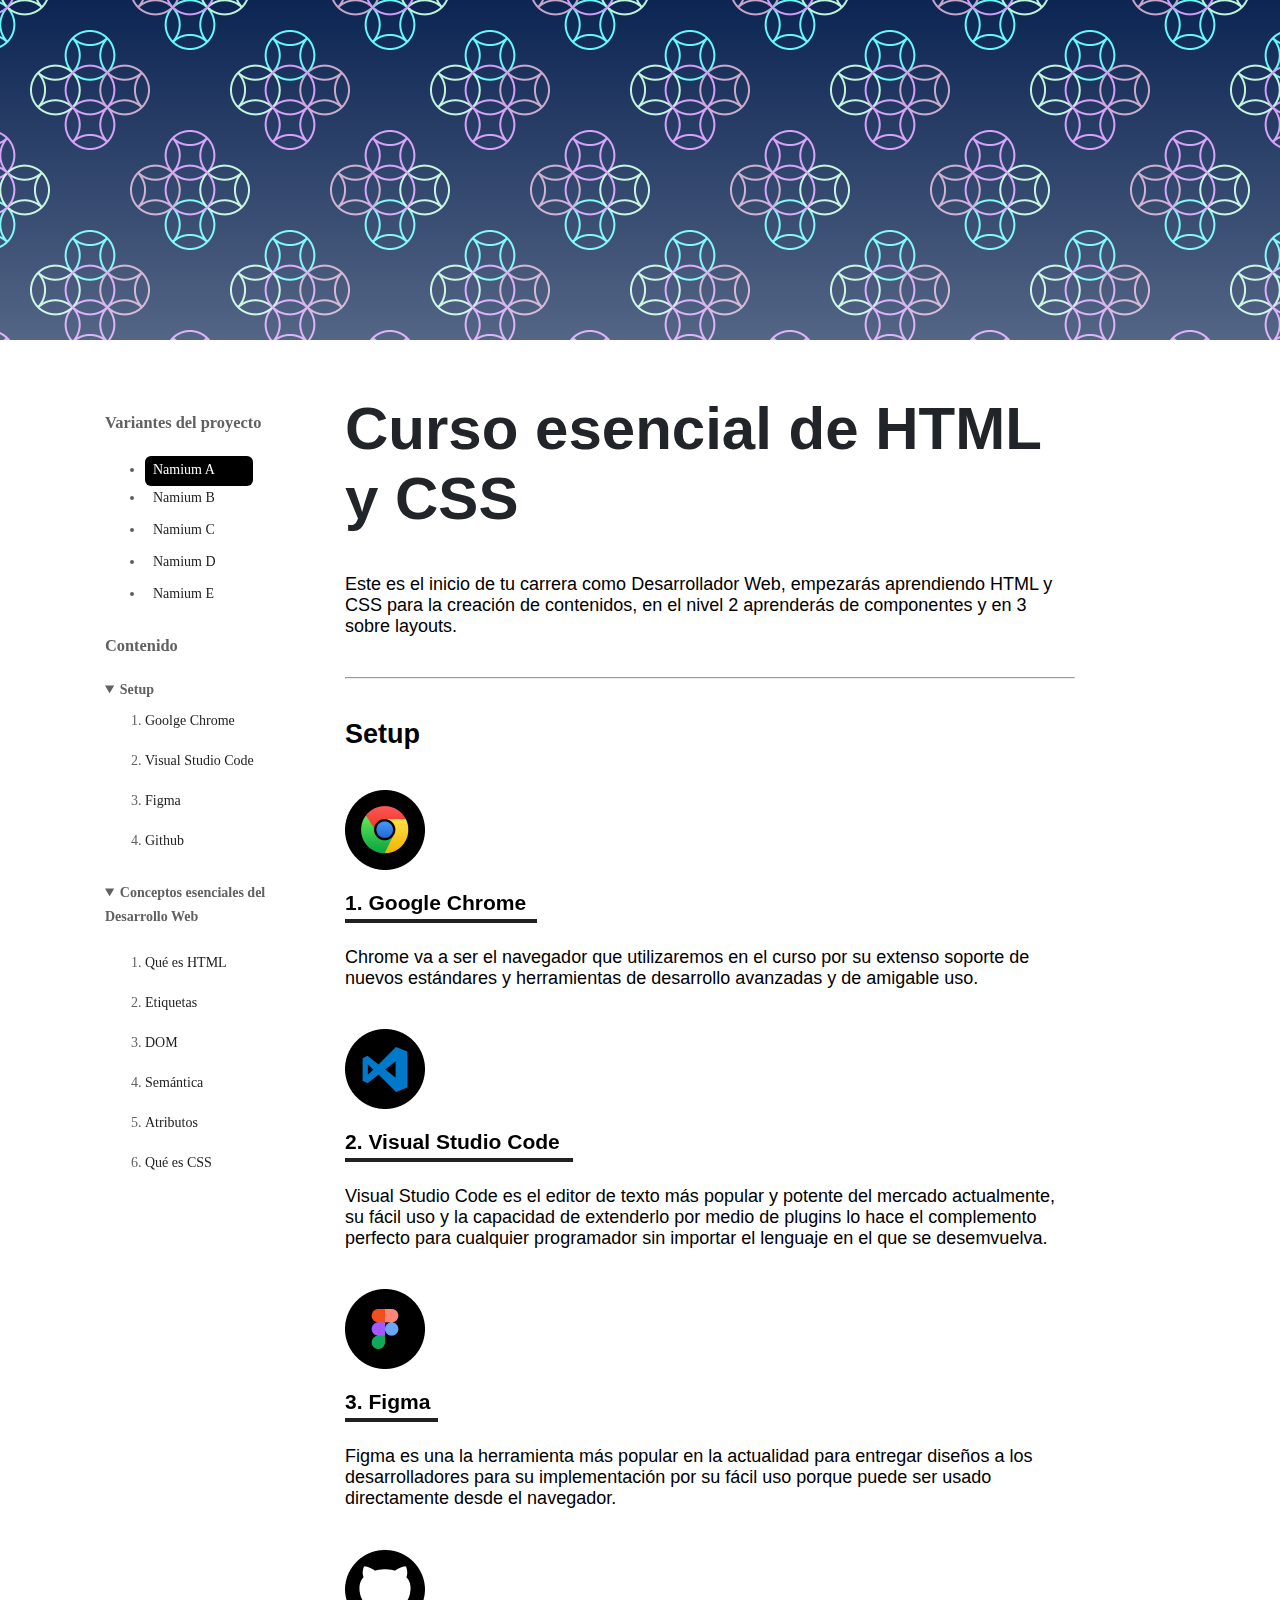
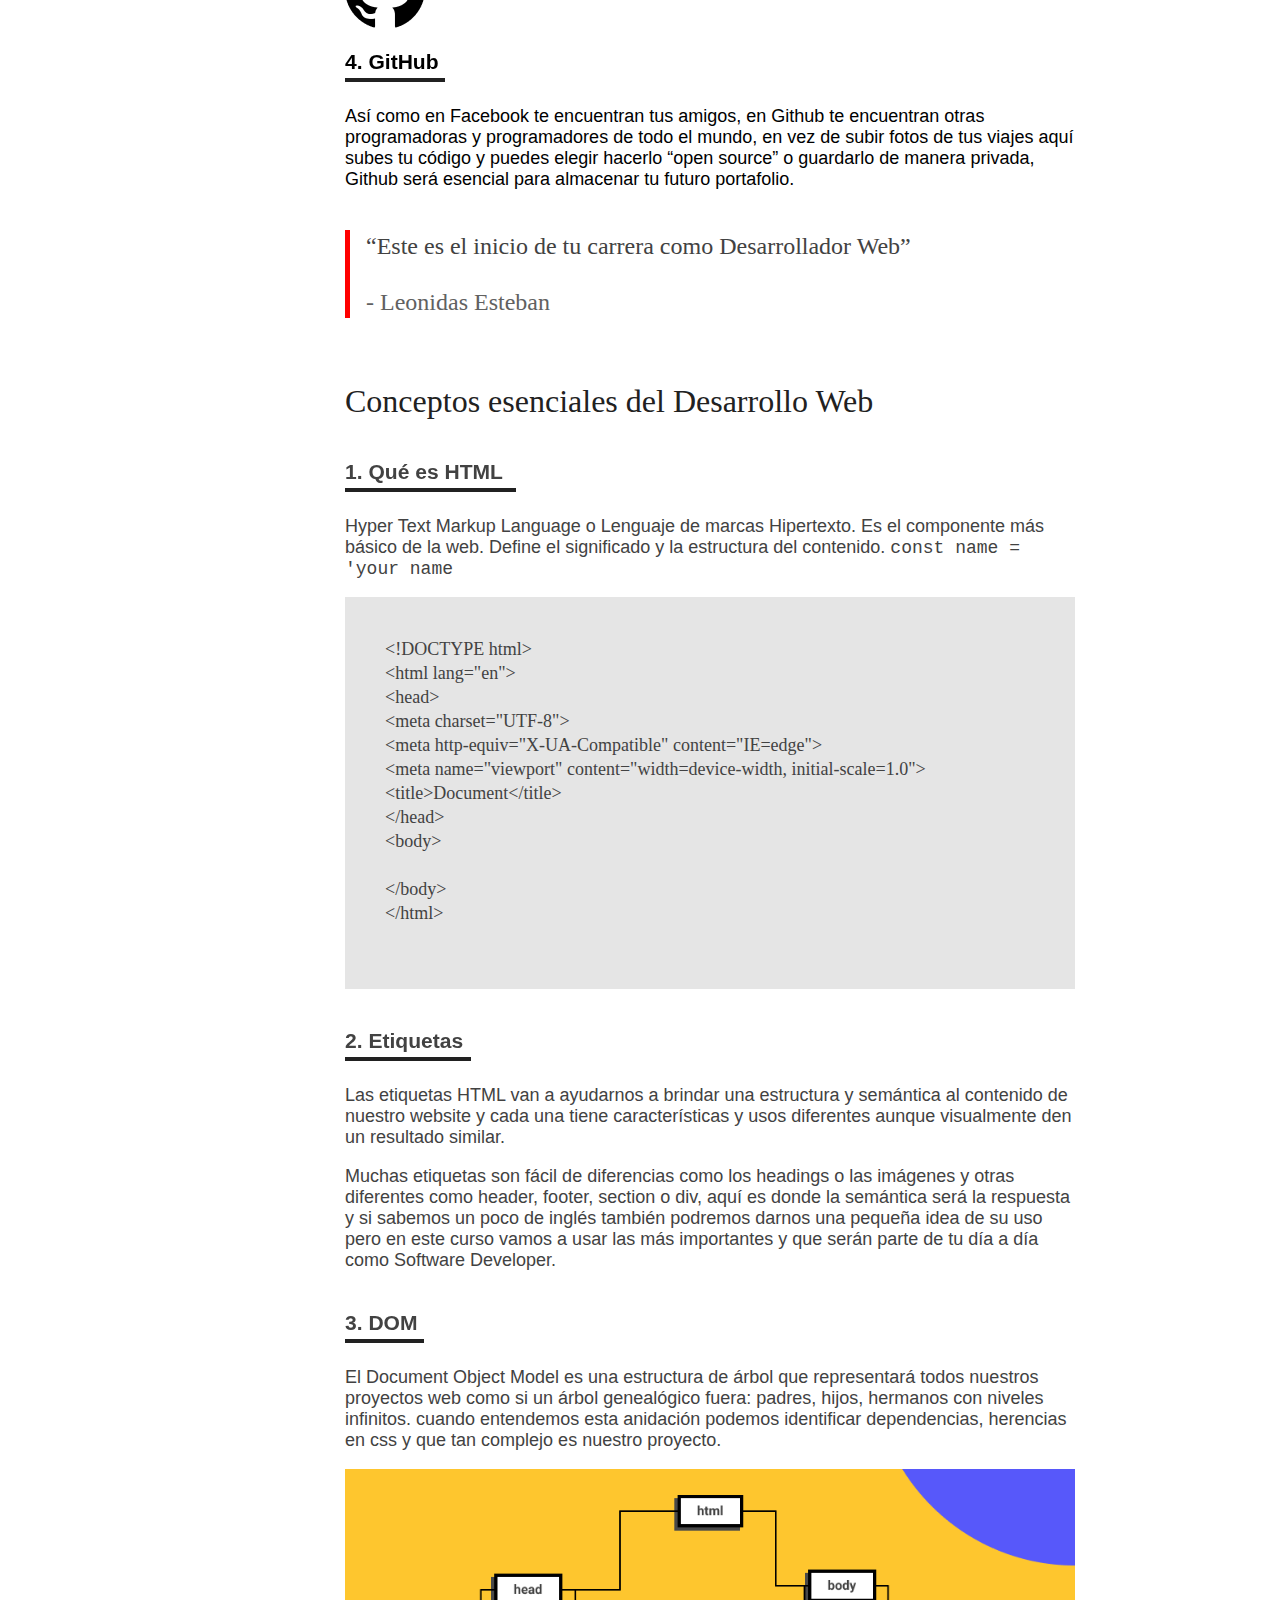
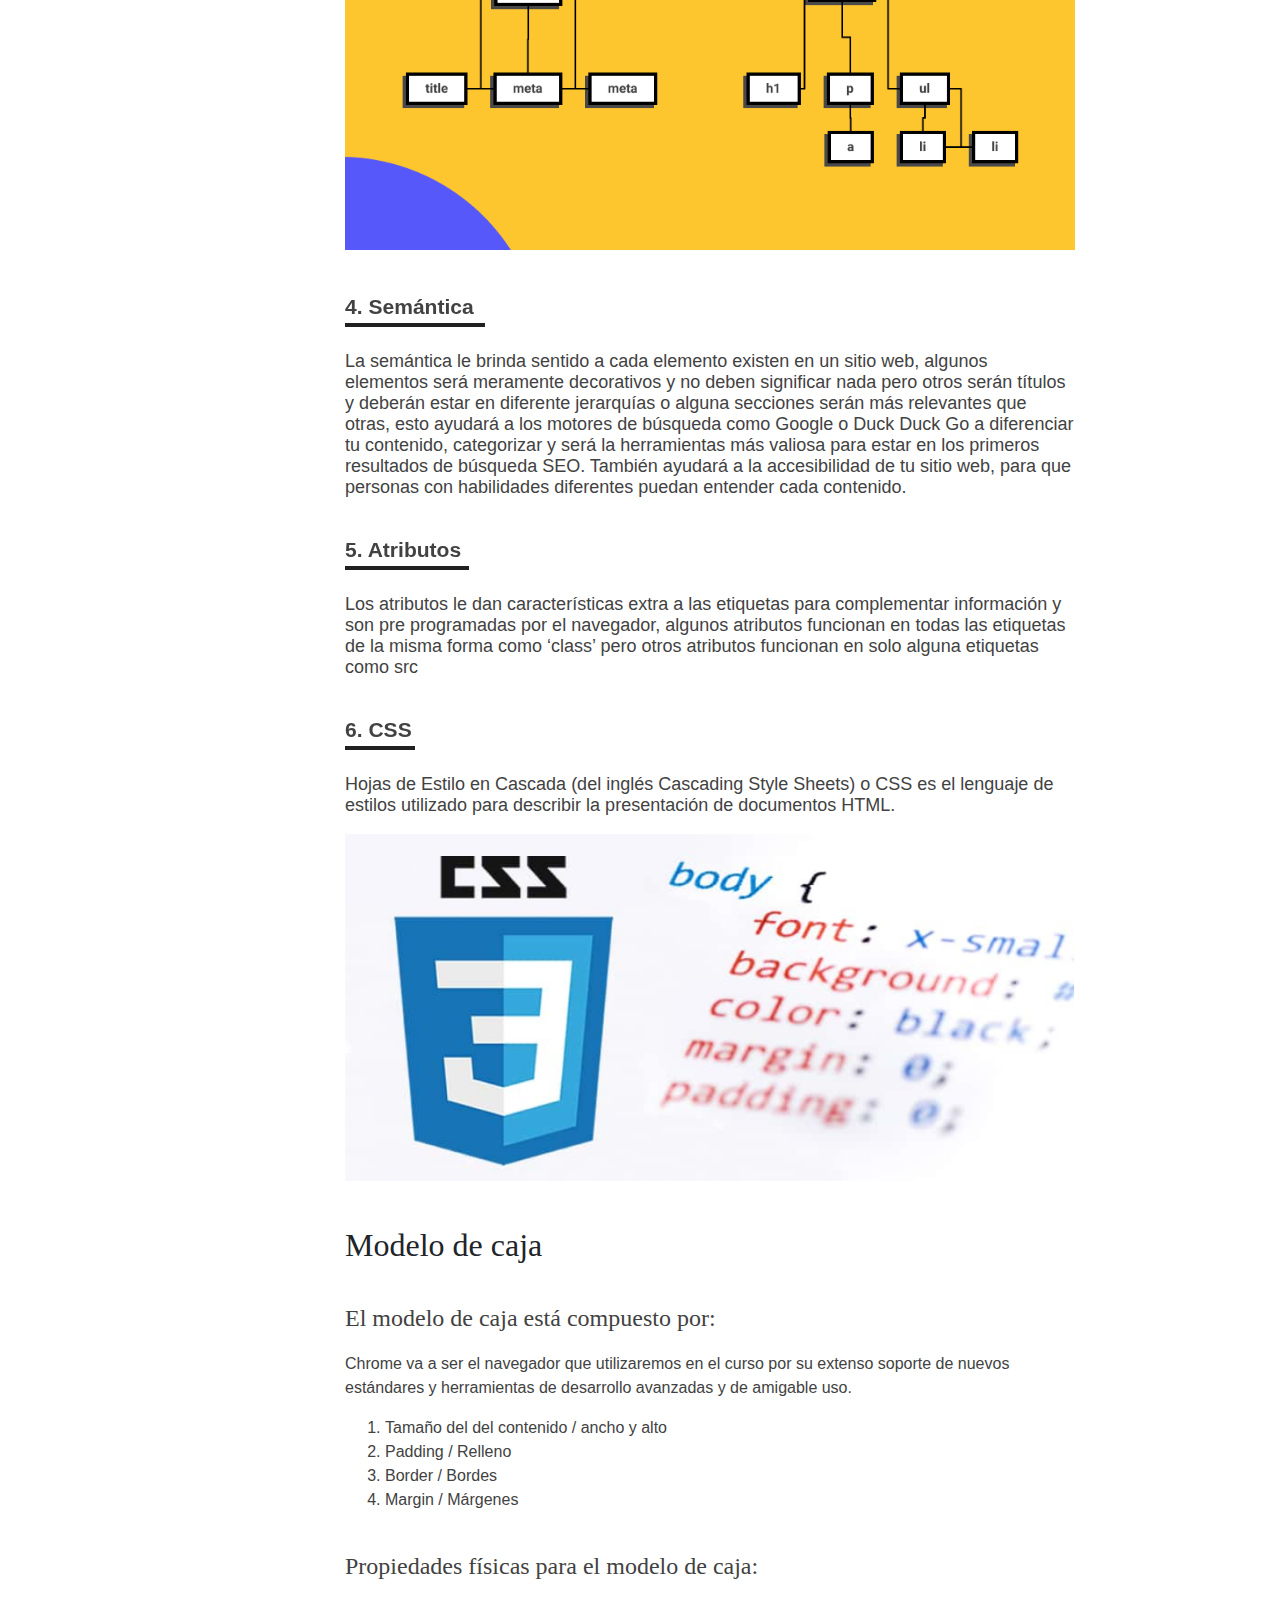
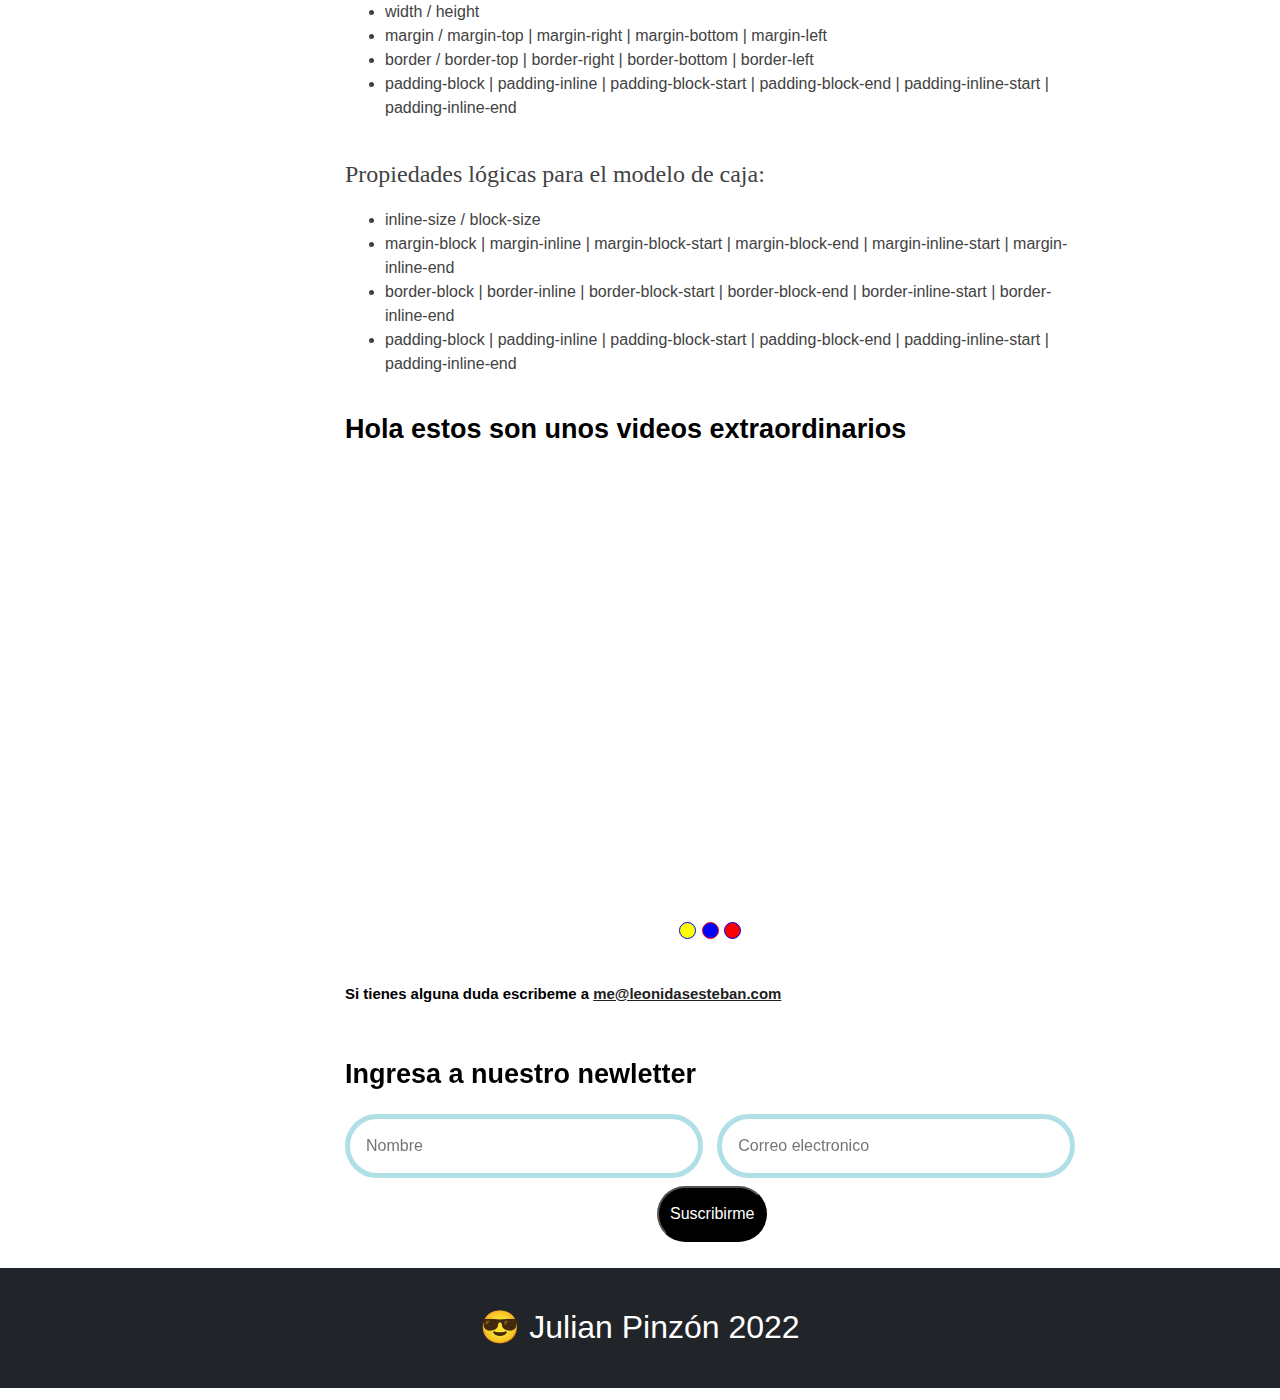
<file: index.html>
<!DOCTYPE html>
<html lang="es">
    <head>
        <meta charset="UTF-8">
        <meta http-equiv="X-UA-Compatible" content="IE=edge">
        <meta name="viewport" content="width=device-width, initial-scale=1.0">
        <link rel="stylesheet" href="./css/style-logical.css">
        <link rel="preconnect" href="https://fonts.gstatic.com">
        <link rel="preconnect" href="https://fonts.gstatic.com">
        <link href="link rel="preconnect" href="https://fonts.googleapis.com">
        <link rel="preconnect" href="https://fonts.gstatic.com" crossorigin>
        <link href="https://fonts.googleapis.com/css2?family=Nunito:ital,wght@0,400;0,600,0,700;1,400;1,700&display=swap" rel="stylesheet">
        <title>El Blog de Julian</title>
        <meta property="og:title" content="Mi proyecto del Curso esencial de HTML y CSS" />
        <meta property="og:type" content="website" />
        <meta property="og:description" 
            content="Todo lo que necesitas saber en tu día día como Frontend." />
        <meta property="og:url" content="https://julianpinzon2018.github.io/html-css-esencial/" />
        <meta property="og:image" content="https://julianpinzon2018.github.io/html-css-esencial/images/dom.png" />
        <link rel="apple-touch-icon" sizes="57x57" href="./favicon/apple-icon-57x57.png">
        <link rel="apple-touch-icon" sizes="60x60" href="./favicon/apple-icon-60x60.png">
        <link rel="apple-touch-icon" sizes="72x72" href="./favicon/apple-icon-72x72.png">
        <link rel="apple-touch-icon" sizes="76x76" href="./favicon/apple-icon-76x76.png">
        <link rel="apple-touch-icon" sizes="114x114" href="./favicon/apple-icon-114x114.png">
        <link rel="apple-touch-icon" sizes="120x120" href="./favicon/apple-icon-120x120.png">
        <link rel="apple-touch-icon" sizes="144x144" href="./favicon/apple-icon-144x144.png">
        <link rel="apple-touch-icon" sizes="152x152" href="./favicon/apple-icon-152x152.png">
        <link rel="apple-touch-icon" sizes="180x180" href="./favicon/apple-icon-180x180.png">
        <link rel="icon" type="image/png" sizes="192x192"  href="./favicon/android-icon-192x192.png">
        <link rel="icon" type="image/png" sizes="32x32" href="./favicon/favicon-32x32.png">
        <link rel="icon" type="image/png" sizes="96x96" href="./favicon/favicon-96x96.png">
        <link rel="icon" type="image/png" sizes="16x16" href="./favicon/favicon-16x16.png">
        <link rel="manifest" href="./favicon/manifest.json">
        <meta name="msapplication-TileColor" content="#ffffff">
        <meta name="msapplication-TileImage" content="/ms-icon-144x144.png">
        <meta name="theme-color" content="#ffffff">
    </head>
    <body class="body">
        <div class="hero"></div>
        <div class="header">
            <div class="wrapper">
                <div class="header-content">
                    <header>
                        <nav>
                            <h3>Variantes del proyecto</h3>
                            <ul class="variantes">
                                <li class="selected"><a href="./">Namium A</a></li>
                                <li><a href="./theme-b.html">Namium B</a></li>
                                <li><a href="./theme-c.html">Namium C</a></li>
                                <li><a href="./theme-d.html">Namium D</a></li>
                                <li><a href="./theme-e.html">Namium E</a></li>
                            </ul>
                            <!-- <section class="nav-content"> -->
                                <h3>Contenido</h3>
                                <details open>
                                    <summary>
                                        Setup
                                    </summary>
                                    <ol class="contenido">
                                        <li>
                                            <a href="#google-chrome">
                                                Goolge Chrome
                                            </a> 
                                        </li>
                                        <li>
                                            <a href="#vsc">
                                                Visual Studio Code
                                            </a>
                                        </li>
                                        <li>
                                            <a href="#figma">
                                                Figma
                                            </a>
                                        </li>
                                        <li>
                                            <a href="#github">
                                                Github
                                            </a>
                                        </li>
                                    </ol>
                                </details>
                            </section>
                            <details open>
                                <summary>
                                    Conceptos esenciales del Desarrollo Web
                                </summary>
                                <ol class="consep">
                                    <li><a href="#html">Qué es HTML</a></li>
                                    <li><a href="#etiquetas">Etiquetas</a></li>
                                    <li><a href="#dom">DOM</a></li>
                                    <li><a href="#semantica">Semántica</a></li>
                                    <li><a href="#atributos">Atributos</a></li>
                                    <li><a href="#css">Qué es CSS</a></li>
                                </ol>
                            </details>
                        </nav>
                    </header>
                </div>
            </div>
        </div>
        <main class="main">
            <div class="wrapper">
                <div class="main-content">
                    <div class="section">
            <h1>Curso esencial de HTML y CSS</h1>
            <p>
            Este es el inicio de tu carrera como Desarrollador Web, empezarás aprendiendo HTML y CSS para la creación de contenidos, en el nivel 2 aprenderás de componentes y en 3 sobre layouts.
            </p>
            <hr>
                <section class="section1">
                    <h2>Setup</h2>
                    <img src="./images/google-chrome.png" alt="Logo de Google Chrome" title="Logo de Google Chrome">
                    <h3 style="width: 192px;" id="google-chrome">Google Chrome</h3>
                    <p>
                        Chrome va a ser el navegador que utilizaremos en el curso por su extenso soporte de nuevos estándares y herramientas de desarrollo avanzadas y de amigable uso.
                    </p>
                    <img src="./images/visual-studio-code.png" alt="Logo de Visual Studio Code" title="Logo de Visual Studio Code">
                    <h3 style="width: 228px;" id="vsc">Visual Studio Code</h3>
                    <p>
                        Visual Studio Code es el editor de texto más popular y potente del mercado actualmente, su fácil uso y la capacidad de extenderlo por medio de plugins lo hace el complemento perfecto para cualquier programador sin importar el lenguaje en el que se desemvuelva.
                    </p>
                    <img src="./images/figma.png" alt="Logo de Figma" title="Logo de Figma">
                    <h3 style="width:93px;" id="figma">Figma</h3>
                    <p>
                        Figma es una la herramienta más popular en la actualidad para entregar diseños a los desarrolladores para su implementación por su fácil uso porque puede ser usado directamente desde el navegador.
                    </p>
                    <img src="./images/github.png" alt="Logo de GitHub" title="Logo Github">
                    <h3 style="width: 100px;" id="github">GitHub</h3>
                    <p>
                        Así como en Facebook te encuentran tus amigos, en Github te encuentran otras programadoras y programadores de todo el mundo, en vez de subir fotos de tus viajes aquí subes tu código y puedes elegir hacerlo “open source” o guardarlo de manera privada, Github será esencial para almacenar tu futuro portafolio.
                    </p>
                </section>
            
                    <blockquote>
                        <p>
                            “Este es el inicio de tu carrera como Desarrollador Web”
                        </p>
                        <p>
                            <span>
                                Leonidas Esteban
                            </span>
                            
                        </p>
                    </blockquote>
            
                <section class="section2">        
                    <h2>Conceptos esenciales del Desarrollo Web</h2>
                    <h3 style="width: 171px;" id="html">Qué es HTML</h3>
                    <p>
                        Hyper Text Markup Language o Lenguaje de marcas Hipertexto. Es el componente más básico de la web. Define el significado y la estructura del contenido.   
                    <code>const name = 'your name</code>
                    </p>
                    <pre>
&lt;!DOCTYPE html&gt;
&lt;html lang=&quot;en&quot;&gt;
&lt;head&gt;
&lt;meta charset=&quot;UTF-8&quot;&gt;
&lt;meta http-equiv=&quot;X-UA-Compatible&quot; content=&quot;IE=edge&quot;&gt;
&lt;meta name=&quot;viewport&quot; content=&quot;width=device-width, initial-scale=1.0&quot;&gt;
&lt;title&gt;Document&lt;/title&gt;
&lt;/head&gt;
&lt;body&gt;    
        
&lt;/body&gt;
&lt;/html&gt;    
                    </pre>
                    <h3 style="width: 126px;" id="etiquetas">Etiquetas</h3>
                    </p>
                    <p>
                        Las etiquetas HTML van a ayudarnos a brindar una estructura y semántica al contenido de nuestro website y cada una tiene características y usos diferentes aunque visualmente den un resultado similar.
                    </p>
                    <p>
                        Muchas etiquetas son fácil de diferencias como los headings o las imágenes y otras diferentes como header, footer, section o div, aquí es donde la semántica será la respuesta y si sabemos un poco de inglés también podremos darnos una pequeña idea de su uso pero en este curso vamos a usar las más importantes y que serán parte de tu día a día como Software Developer.
                    </p>
                    <h3 style="width: 79px;" id="dom">DOM</h3>
                    <p>
                        El Document Object Model es una estructura de árbol que representará todos nuestros proyectos web como si un árbol genealógico fuera: padres, hijos, hermanos con niveles infinitos. cuando entendemos esta anidación podemos identificar dependencias, herencias en css y que tan complejo es nuestro proyecto.
                    </p>
                    <img src="./images/dom.png" alt="Estructura de árbol que representa al Document Object Model">
                    <h3 style="width: 140px;" id="semantica">Semántica</h3>
                    <p>
                        La semántica le brinda sentido a cada elemento existen en un sitio web, algunos elementos será meramente decorativos y no deben significar nada pero otros serán títulos y deberán estar en diferente jerarquías o alguna secciones serán más relevantes que otras, esto ayudará a los motores de búsqueda como Google o Duck Duck Go a diferenciar tu contenido, categorizar y será la herramientas más valiosa para estar en los primeros resultados de búsqueda SEO. También ayudará a la accesibilidad de tu sitio web, para que personas con habilidades diferentes puedan entender cada contenido.
                    </p>
                    <h3 style="width: 124px;" id="atributos">Atributos</h3>
                    <p>
                        Los atributos le dan características extra a las etiquetas para complementar información y son pre programadas por el navegador, algunos atributos funcionan en todas las etiquetas de la misma forma como ‘class’ pero otros atributos funcionan en solo alguna etiquetas como src
                    </p>
                    <h3 style="width: 70px;" id="css">CSS</h3>
                    <p>
                        Hojas de Estilo en Cascada (del inglés Cascading Style Sheets) o CSS es el lenguaje de estilos utilizado para describir la presentación de documentos HTML.
                    </p>
                    <img src="./images/image 5.png" alt="">
                </section>
            
                <div class="section3"> 
                <h2>Modelo de caja</h2>
                <h3>El modelo de caja está compuesto por:</h3>
                <p>
                    Chrome va a ser el navegador que utilizaremos en el curso por su extenso soporte de nuevos estándares y herramientas de desarrollo avanzadas y de amigable uso.
                </p>
                <ol>
                    <li>Tamaño del del contenido / ancho y alto</li>
                    <li>Padding / Relleno</li>
                    <li>Border / Bordes</li>
                    <li>Margin / Márgenes</li>
                </ol>
                <h3>Propiedades físicas para el modelo de caja:</h3>
                <ul>
                    <li>width / height</li>
                    <li>margin / margin-top | margin-right | margin-bottom | margin-left</li>
                    <li>border / border-top | border-right | border-bottom | border-left</li>
                    <li>padding-block | padding-inline | padding-block-start | padding-block-end | padding-inline-start | padding-inline-end</li>
                </ul>
                <h3>Propiedades lógicas para el modelo de caja:</h3>
                <ul>
                    <li>inline-size / block-size</li>
                    <li>margin-block | margin-inline | margin-block-start | margin-block-end | margin-inline-start | margin-inline-end</li>
                    <li>border-block | border-inline | border-block-start | border-block-end | border-inline-start | border-inline-end</li>
                    <li>padding-block | padding-inline | padding-block-start | padding-block-end | padding-inline-start | padding-inline-end</li>
                </ul>
            </div> 
            </div>
        </div>
        <div class="section4">
            <div class="set">
            <h2 style="padding: 16px;" >Hola estos son unos videos extraordinarios</h2>
            <div class="slider">
                <scroll-container class="slider-container">
                    <scroll-page class="slider-slide" id="video-1">
                        <iframe class="video" width="560" height="315" src="https://www.youtube.com/embed/CPK_IdHe1Yg" title="YouTube video player" frameborder="0" allow="accelerometer; autoplay; clipboard-write; encrypted-media; gyroscope; picture-in-picture" allowfullscreen></iframe>    
                    </scroll-page>
                    <scroll-page class="slider-slide" id="video-2">
                        <iframe class="video" width="560" height="315" src="https://www.youtube.com/embed/u14TZ3gg678" title="YouTube video player" frameborder="0" allow="accelerometer; autoplay; clipboard-write; encrypted-media; gyroscope; picture-in-picture" allowfullscreen></iframe>    
                    </scroll-page>
                    <scroll-page class="slider-slide" id="video-3">
                        <iframe class="video" width="560" height="315" src="https://www.youtube.com/embed/fPO76Jlnz6c" title="YouTube video player" frameborder="0" allow="accelerometer; autoplay; clipboard-write; encrypted-media; gyroscope; picture-in-picture" allowfullscreen></iframe>    
                    </scroll-page>
                </scroll-container>
                <div class="slider-bullet-list">
                    <a href="#video-1" class="slider-bullet1"></a>
                    <a href="#video-2" class="slider-bullet2"></a>
                    <a href="#video-3" class="slider-bullet3"></a>
                </div>
            </div>
        </div>
        </div>
        <div class="section5">
            <div class="set1">
            <h5 style="padding:16px;" >
                Si tienes alguna duda escribeme a
                <a href="mailto:me@leonidasesteban.com">me@leonidasesteban.com</a>
            </h5>
        </div>
        </div>
            <div class="section6">
                <div class="set2">
                <h2 style="padding: 16px;" >Ingresa a nuestro newletter</h2>
                <form style="padding: 16px;" action="#" class="form">
                    <input class="input1" type="text" required placeholder="Nombre">
                    <!-- <input type="date" required placeholder="Fecha de nacimiento"> -->
                    <input class="input2" type="email" required placeholder="Correo electronico">
                    <button>Suscribirme</button>
                    <!-- <input type="submit" value="Suscribirme"> -->
                </form>
            </div>
            </div>
        
        </div>
        <div class="hero2">
            <p>&#128526 Julian Pinzón 2022</p>
        </div>
</div>
</main>
    </body>
</html>
</file>
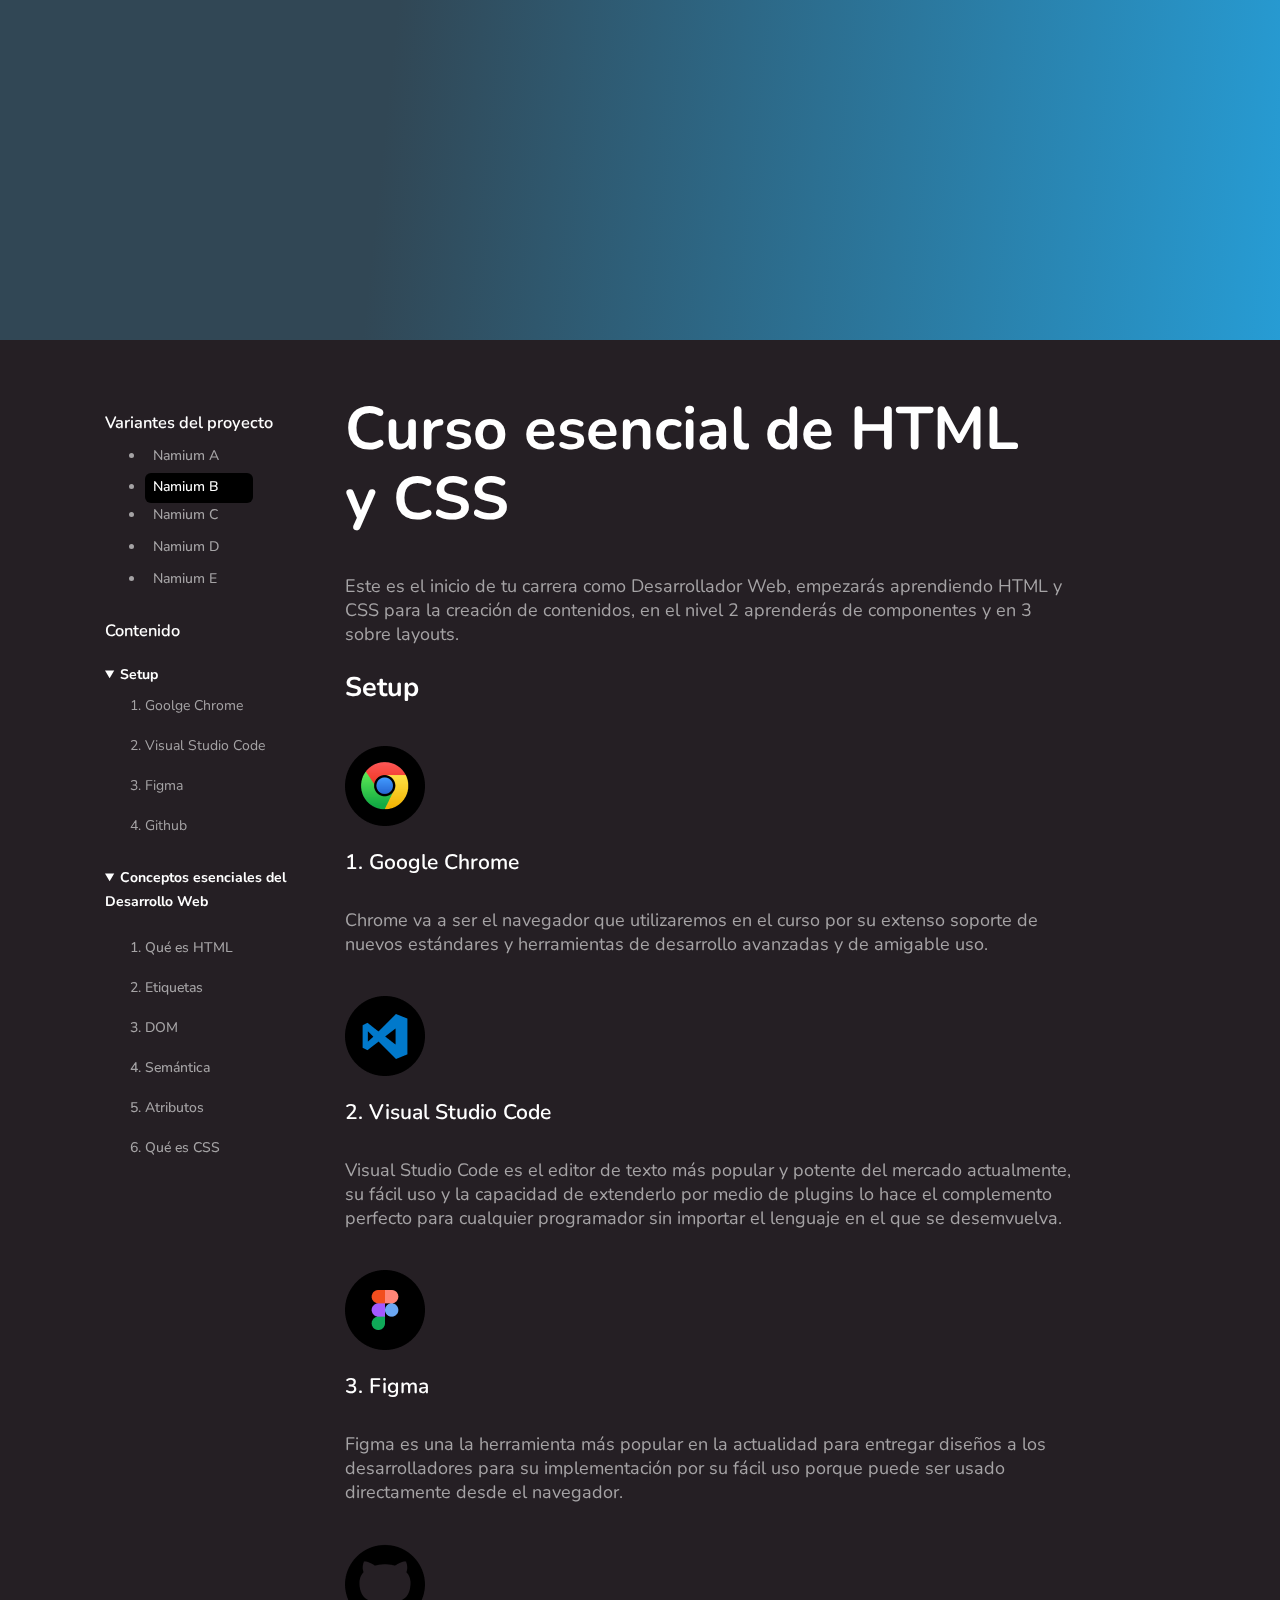
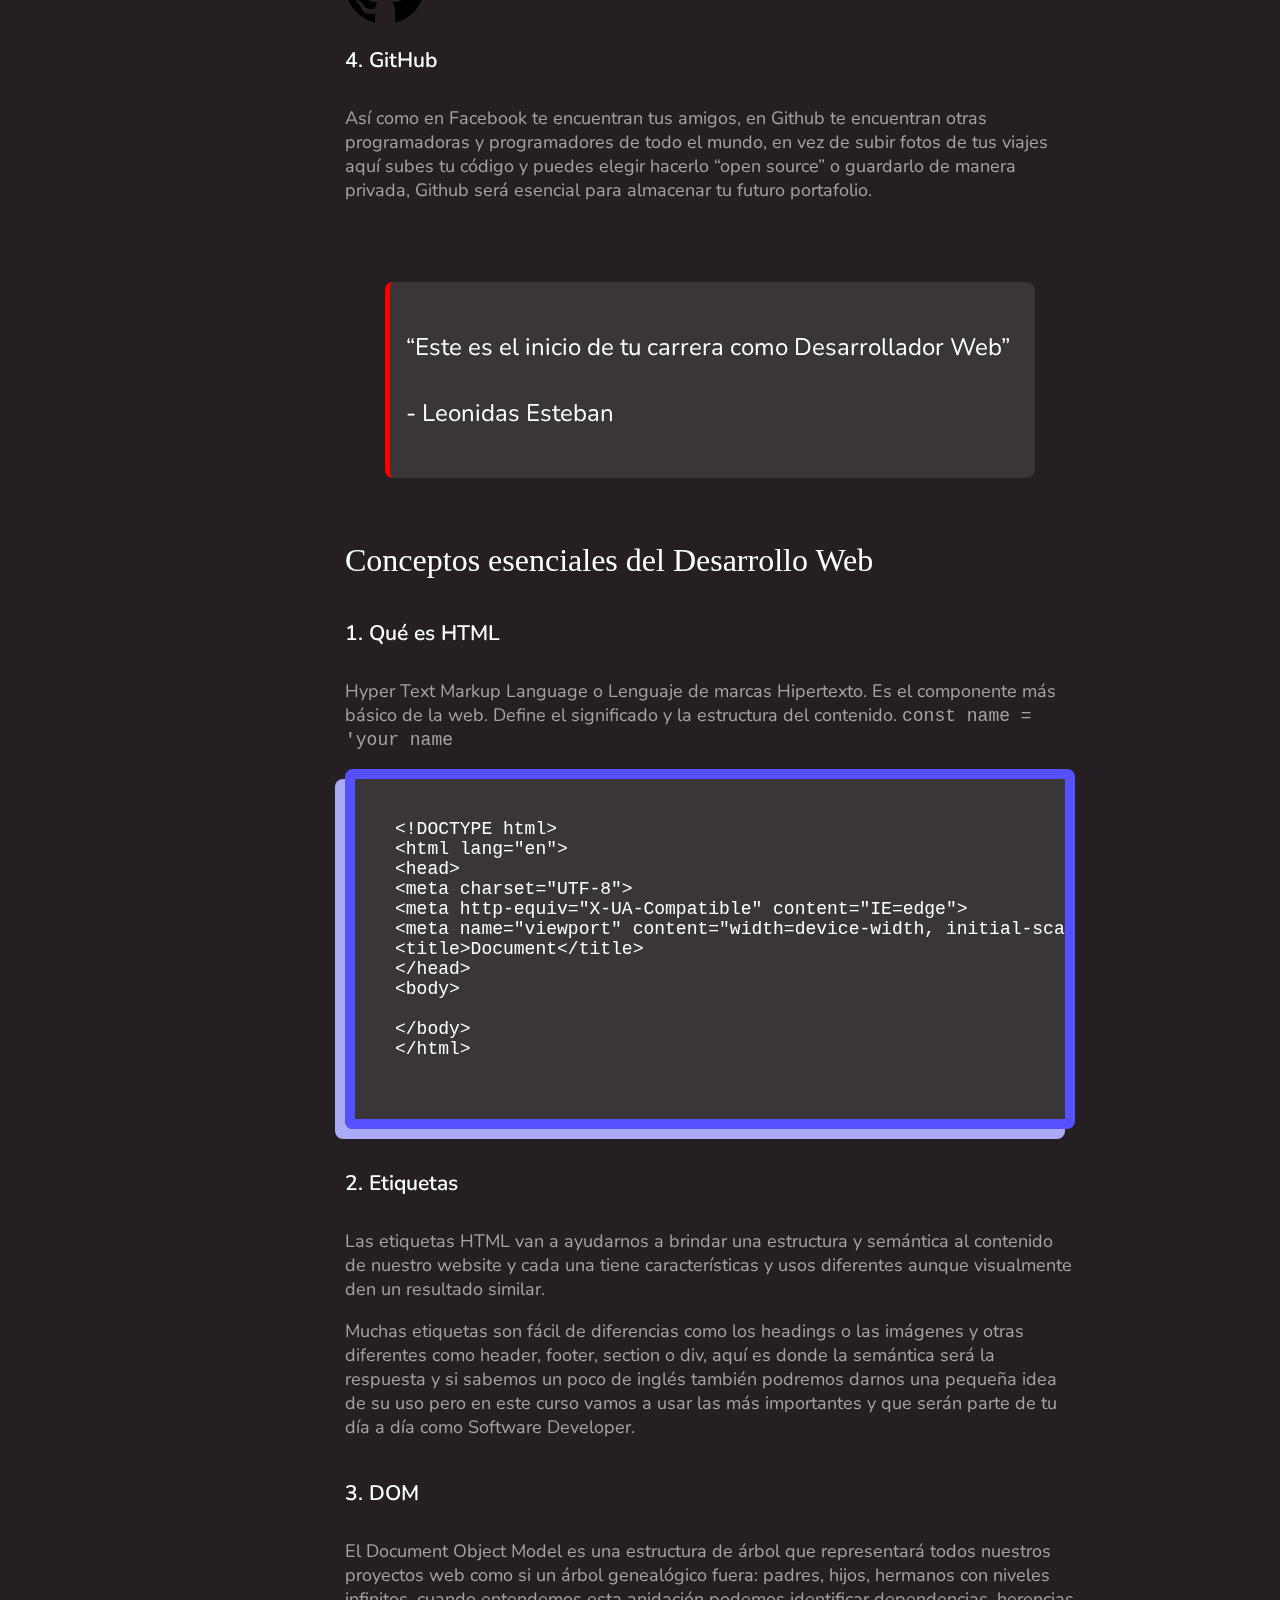
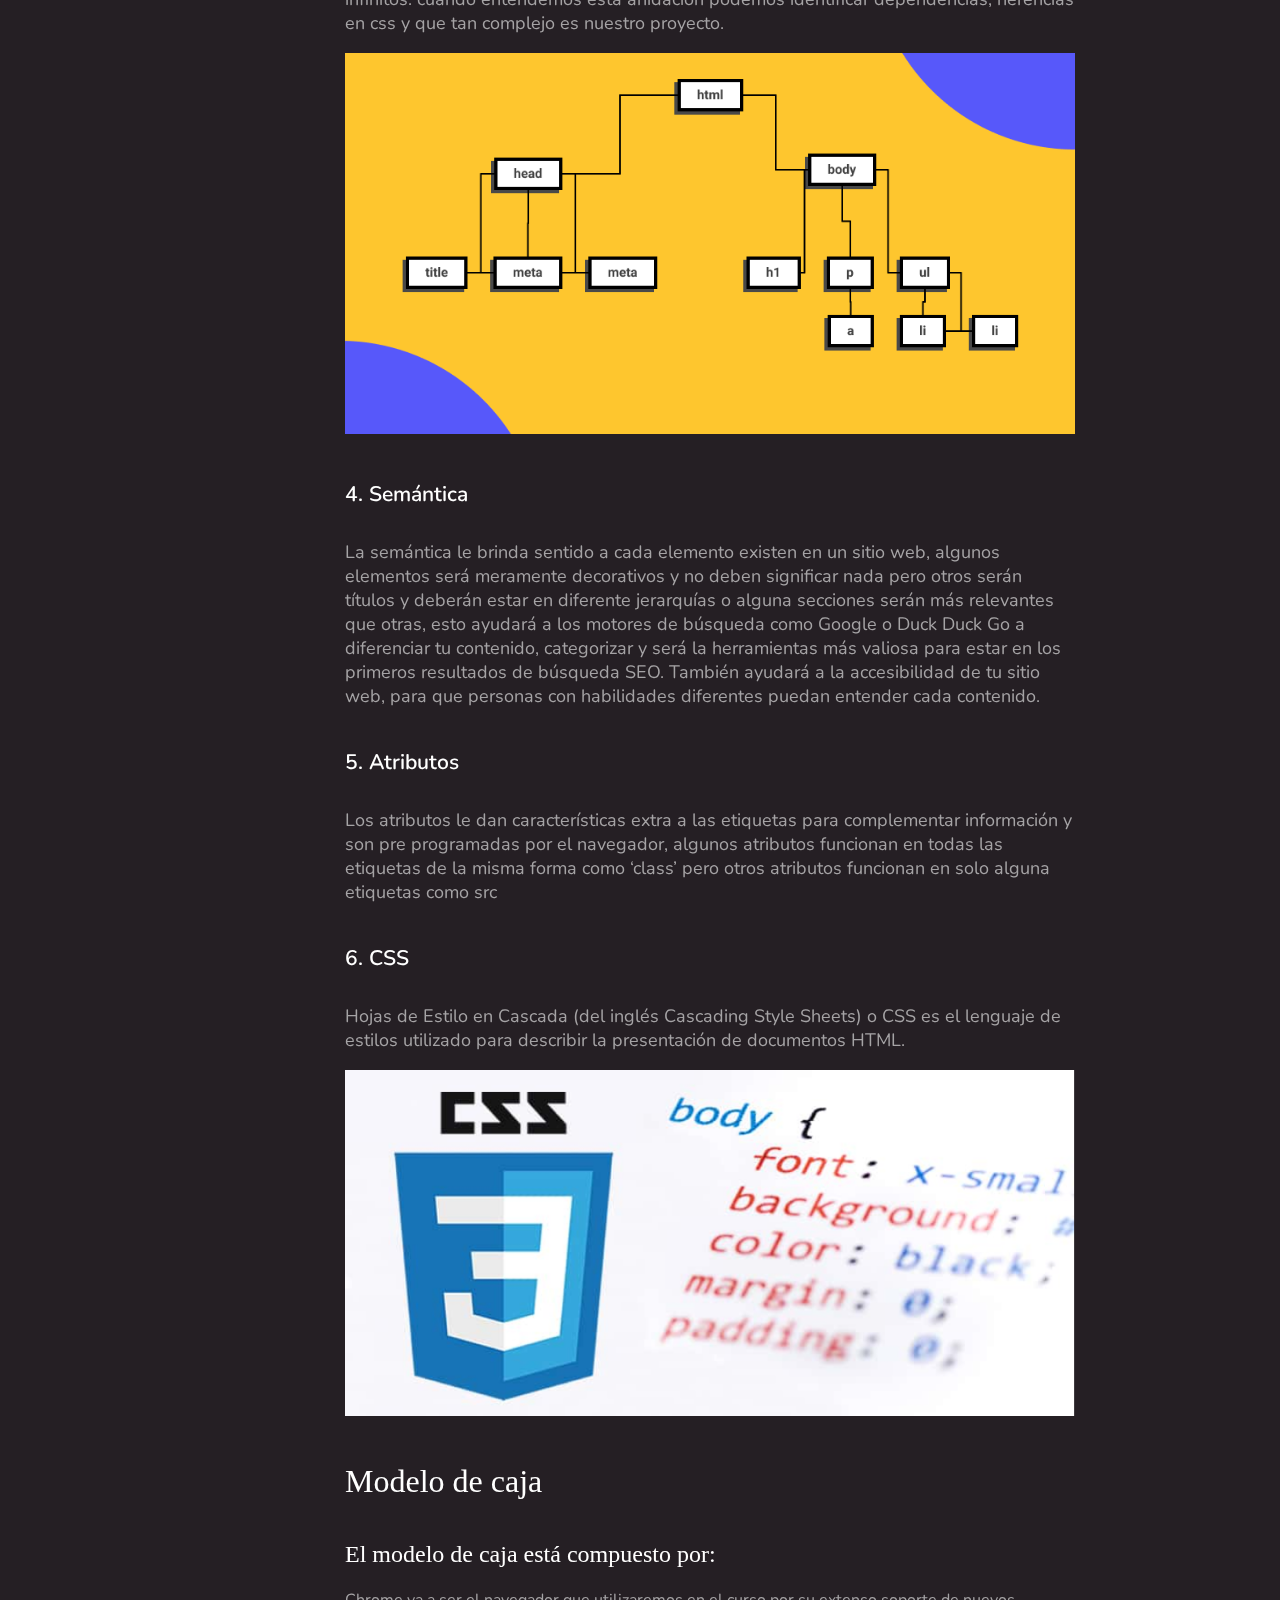
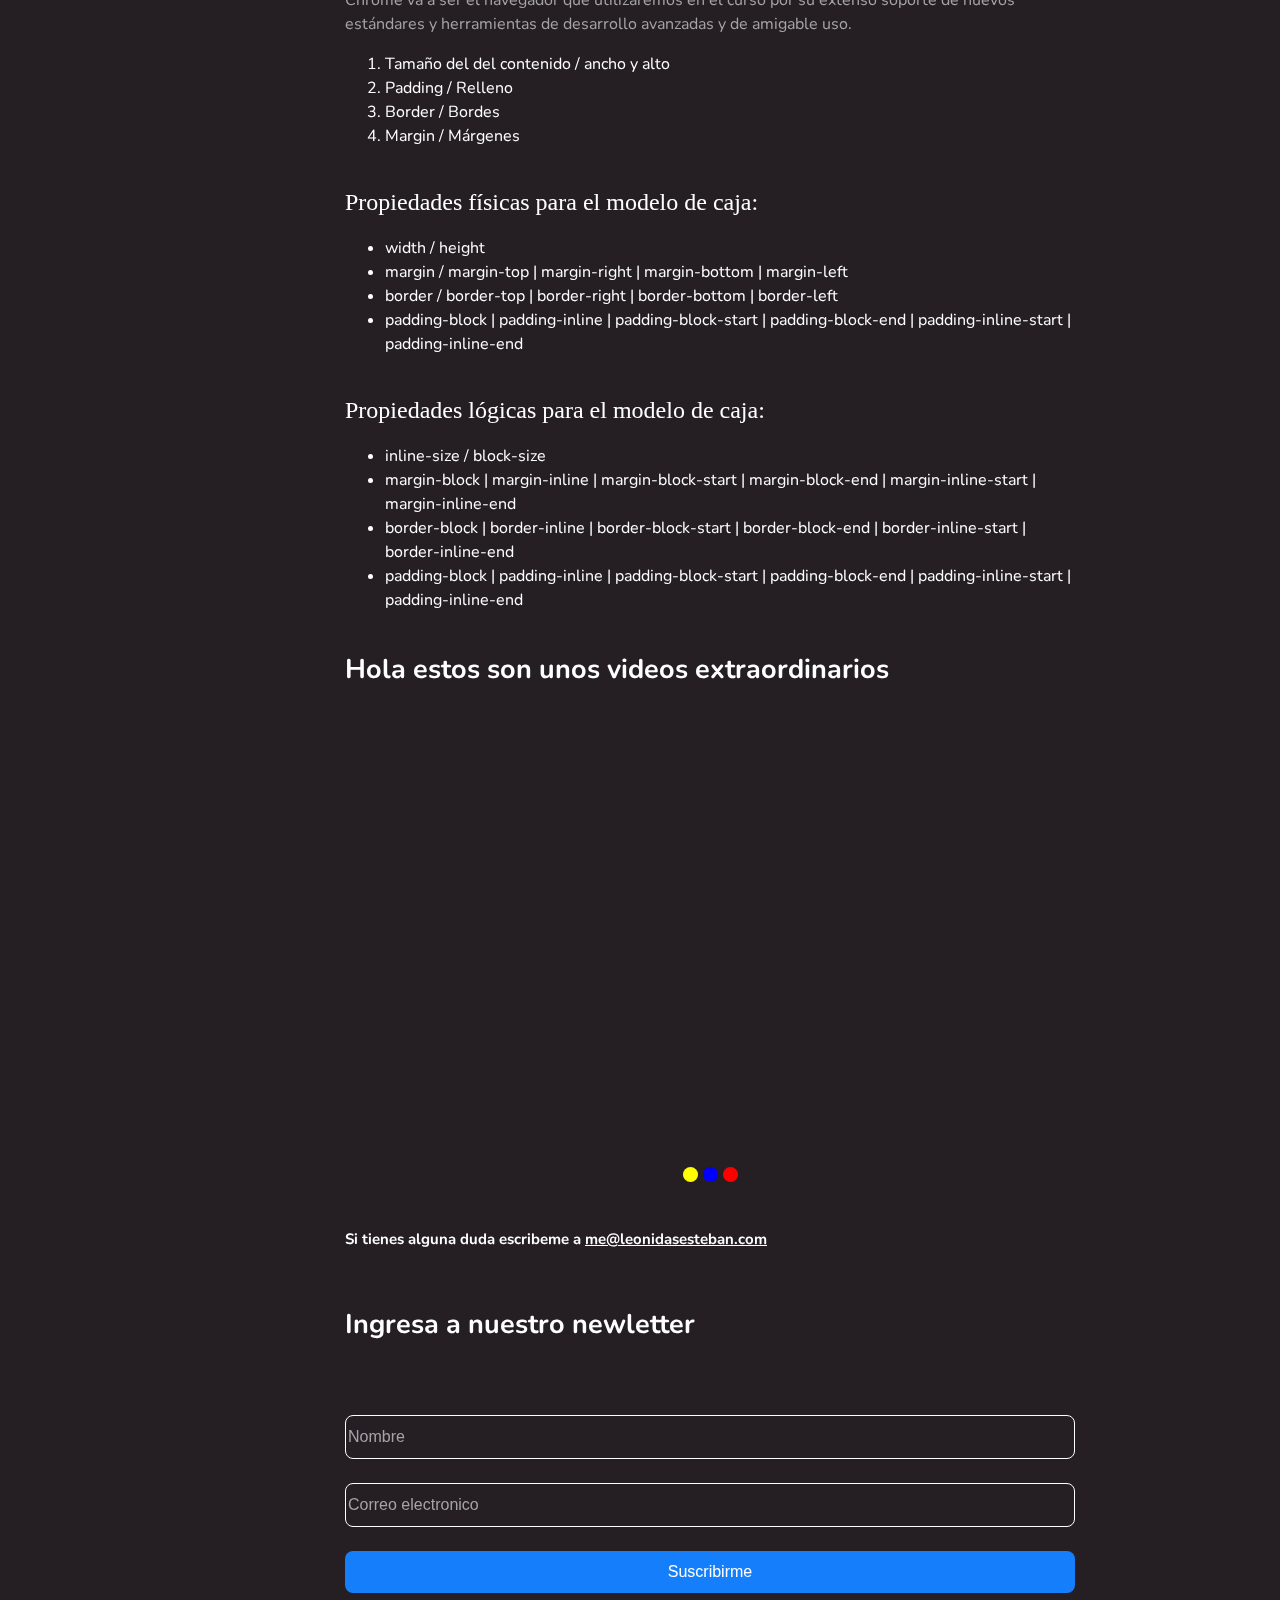
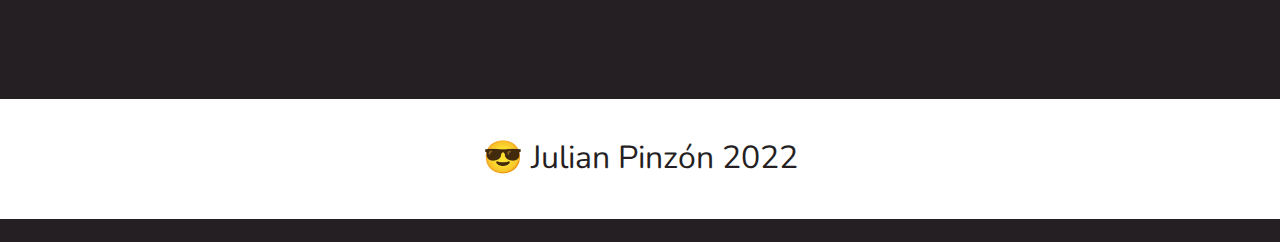
<file: theme-b.html>
<!DOCTYPE html>
<html lang="es">
    <head>
        <meta charset="UTF-8">
        <meta http-equiv="X-UA-Compatible" content="IE=edge">
        <meta name="viewport" content="width=device-width, initial-scale=1.0">
        <link rel="stylesheet" href="./css/theme-b.css">
        <link rel="preconnect" href="https://fonts.gstatic.com">
        <link rel="preconnect" href="https://fonts.gstatic.com">
        <link href="link rel="preconnect" href="https://fonts.googleapis.com">
        <link rel="preconnect" href="https://fonts.gstatic.com" crossorigin>
        <link href="https://fonts.googleapis.com/css2?family=Nunito:ital,wght@0,400;0,600,0,700;1,400;1,700&display=swap" rel="stylesheet">
        <title>El Blog de Julian</title>
        <meta property="og:title" content="Mi proyecto del Curso esencial de HTML y CSS" />
        <meta property="og:type" content="website" />
        <meta property="og:description" 
            content="Todo lo que necesitas saber en tu día día como Frontend." />
        <meta property="og:url" content="https://julianpinzon2018.github.io/html-css-esencial/" />
        <meta property="og:image" content="https://julianpinzon2018.github.io/html-css-esencial/images/dom.png" />
        <link rel="apple-touch-icon" sizes="57x57" href="./favicon/apple-icon-57x57.png">
        <link rel="apple-touch-icon" sizes="60x60" href="./favicon/apple-icon-60x60.png">
        <link rel="apple-touch-icon" sizes="72x72" href="./favicon/apple-icon-72x72.png">
        <link rel="apple-touch-icon" sizes="76x76" href="./favicon/apple-icon-76x76.png">
        <link rel="apple-touch-icon" sizes="114x114" href="./favicon/apple-icon-114x114.png">
        <link rel="apple-touch-icon" sizes="120x120" href="./favicon/apple-icon-120x120.png">
        <link rel="apple-touch-icon" sizes="144x144" href="./favicon/apple-icon-144x144.png">
        <link rel="apple-touch-icon" sizes="152x152" href="./favicon/apple-icon-152x152.png">
        <link rel="apple-touch-icon" sizes="180x180" href="./favicon/apple-icon-180x180.png">
        <link rel="icon" type="image/png" sizes="192x192"  href="./favicon/android-icon-192x192.png">
        <link rel="icon" type="image/png" sizes="32x32" href="./favicon/favicon-32x32.png">
        <link rel="icon" type="image/png" sizes="96x96" href="./favicon/favicon-96x96.png">
        <link rel="icon" type="image/png" sizes="16x16" href="./favicon/favicon-16x16.png">
        <link rel="manifest" href="./favicon/manifest.json">
        <meta name="msapplication-TileColor" content="#ffffff">
        <meta name="msapplication-TileImage" content="/ms-icon-144x144.png">
        <meta name="theme-color" content="#ffffff">
    </head>
    <body class="body">
        <div class="hero"></div>
        <div class="header">
            <div class="wrapper">
                <div class="header-content">
                    <header>
                        <nav>
                            <h3>Variantes del proyecto</h3>
                            <ul class="variantes">
                                <li><a href="./">Namium A</a></li>
                                <li style="margin-block-start: -15px;" class="selected"><a href="./theme-b.html">Namium B</a></li>
                                <li><a href="./theme-c.html">Namium C</a></li>
                                <li><a href="./theme-d.html">Namium D</a></li>
                                <li><a href="./theme-e.html">Namium E</a></li>
                            </ul>
                            <!-- <section class="nav-content"> -->
                                <h3>Contenido</h3>
                                <details open>
                                    <summary>
                                        Setup
                                    </summary>
                                    <ol class="contenido">
                                        <li>
                                            <a href="#google-chrome">
                                                Goolge Chrome
                                            </a> 
                                        </li>
                                        <li>
                                            <a href="#vsc">
                                                Visual Studio Code
                                            </a>
                                        </li>
                                        <li>
                                            <a href="#figma">
                                                Figma
                                            </a>
                                        </li>
                                        <li>
                                            <a href="#github">
                                                Github
                                            </a>
                                        </li>
                                    </ol>
                                </details>
                            </section>
                            <details open>
                                <summary>
                                    Conceptos esenciales del Desarrollo Web
                                </summary>
                                <ol class="consep">
                                    <li><a href="#html">Qué es HTML</a></li>
                                    <li><a href="#etiquetas">Etiquetas</a></li>
                                    <li><a href="#dom">DOM</a></li>
                                    <li><a href="#semantica">Semántica</a></li>
                                    <li><a href="#atributos">Atributos</a></li>
                                    <li><a href="#css">Qué es CSS</a></li>
                                </ol>
                            </details>
                        </nav>
                    </header>
                </div>
            </div>
        </div>
        <main class="main">
            <div class="wrapper">
                <div class="main-content">
                    <div class="section">
            <h1>Curso esencial de HTML y CSS</h1>
            <p>
            Este es el inicio de tu carrera como Desarrollador Web, empezarás aprendiendo HTML y CSS para la creación de contenidos, en el nivel 2 aprenderás de componentes y en 3 sobre layouts.
            </p>
            <hr>
                <section class="section1">
                    <h2>Setup</h2>
                    <img src="./images/google-chrome.png" alt="Logo de Google Chrome" title="Logo de Google Chrome">
                    <h3 style="width: 192px;" id="google-chrome">Google Chrome</h3>
                    <p>
                        Chrome va a ser el navegador que utilizaremos en el curso por su extenso soporte de nuevos estándares y herramientas de desarrollo avanzadas y de amigable uso.
                    </p>
                    <img src="./images/visual-studio-code.png" alt="Logo de Visual Studio Code" title="Logo de Visual Studio Code">
                    <h3 style="width: 228px;" id="vsc">Visual Studio Code</h3>
                    <p>
                        Visual Studio Code es el editor de texto más popular y potente del mercado actualmente, su fácil uso y la capacidad de extenderlo por medio de plugins lo hace el complemento perfecto para cualquier programador sin importar el lenguaje en el que se desemvuelva.
                    </p>
                    <img src="./images/figma.png" alt="Logo de Figma" title="Logo de Figma">
                    <h3 style="width:93px;" id="figma">Figma</h3>
                    <p>
                        Figma es una la herramienta más popular en la actualidad para entregar diseños a los desarrolladores para su implementación por su fácil uso porque puede ser usado directamente desde el navegador.
                    </p>
                    <img src="./images/github.png" alt="Logo de GitHub" title="Logo Github">
                    <h3 style="width: 100px;" id="github">GitHub</h3>
                    <p>
                        Así como en Facebook te encuentran tus amigos, en Github te encuentran otras programadoras y programadores de todo el mundo, en vez de subir fotos de tus viajes aquí subes tu código y puedes elegir hacerlo “open source” o guardarlo de manera privada, Github será esencial para almacenar tu futuro portafolio.
                    </p>
                </section>
            
                    <blockquote>
                        <p>
                            “Este es el inicio de tu carrera como Desarrollador Web”
                        </p>
                        <p>
                            <span>
                                Leonidas Esteban
                            </span>
                            
                        </p>
                    </blockquote>
            
                <section class="section2">        
                    <h2>Conceptos esenciales del Desarrollo Web</h2>
                    <h3 style="width: 171px;" id="html">Qué es HTML</h3>
                    <p>
                        Hyper Text Markup Language o Lenguaje de marcas Hipertexto. Es el componente más básico de la web. Define el significado y la estructura del contenido.   
                    <code>const name = 'your name</code>
                    </p>
                    <pre>
&lt;!DOCTYPE html&gt;
&lt;html lang=&quot;en&quot;&gt;
&lt;head&gt;
&lt;meta charset=&quot;UTF-8&quot;&gt;
&lt;meta http-equiv=&quot;X-UA-Compatible&quot; content=&quot;IE=edge&quot;&gt;
&lt;meta name=&quot;viewport&quot; content=&quot;width=device-width, initial-scale=1.0&quot;&gt;
&lt;title&gt;Document&lt;/title&gt;
&lt;/head&gt;
&lt;body&gt;    
        
&lt;/body&gt;
&lt;/html&gt;    
                    </pre>
                    <h3 style="width: 126px;" id="etiquetas">Etiquetas</h3>
                    </p>
                    <p>
                        Las etiquetas HTML van a ayudarnos a brindar una estructura y semántica al contenido de nuestro website y cada una tiene características y usos diferentes aunque visualmente den un resultado similar.
                    </p>
                    <p>
                        Muchas etiquetas son fácil de diferencias como los headings o las imágenes y otras diferentes como header, footer, section o div, aquí es donde la semántica será la respuesta y si sabemos un poco de inglés también podremos darnos una pequeña idea de su uso pero en este curso vamos a usar las más importantes y que serán parte de tu día a día como Software Developer.
                    </p>
                    <h3 style="width: 79px;" id="dom">DOM</h3>
                    <p>
                        El Document Object Model es una estructura de árbol que representará todos nuestros proyectos web como si un árbol genealógico fuera: padres, hijos, hermanos con niveles infinitos. cuando entendemos esta anidación podemos identificar dependencias, herencias en css y que tan complejo es nuestro proyecto.
                    </p>
                    <img src="./images/dom.png" alt="Estructura de árbol que representa al Document Object Model">
                    <h3 style="width: 140px;" id="semantica">Semántica</h3>
                    <p>
                        La semántica le brinda sentido a cada elemento existen en un sitio web, algunos elementos será meramente decorativos y no deben significar nada pero otros serán títulos y deberán estar en diferente jerarquías o alguna secciones serán más relevantes que otras, esto ayudará a los motores de búsqueda como Google o Duck Duck Go a diferenciar tu contenido, categorizar y será la herramientas más valiosa para estar en los primeros resultados de búsqueda SEO. También ayudará a la accesibilidad de tu sitio web, para que personas con habilidades diferentes puedan entender cada contenido.
                    </p>
                    <h3 style="width: 124px;" id="atributos">Atributos</h3>
                    <p>
                        Los atributos le dan características extra a las etiquetas para complementar información y son pre programadas por el navegador, algunos atributos funcionan en todas las etiquetas de la misma forma como ‘class’ pero otros atributos funcionan en solo alguna etiquetas como src
                    </p>
                    <h3 style="width: 70px;" id="css">CSS</h3>
                    <p>
                        Hojas de Estilo en Cascada (del inglés Cascading Style Sheets) o CSS es el lenguaje de estilos utilizado para describir la presentación de documentos HTML.
                    </p>
                    <img src="./images/image 5.png" alt="">
                </section>
            
                <div class="section3"> 
                <h2>Modelo de caja</h2>
                <h3>El modelo de caja está compuesto por:</h3>
                <p>
                    Chrome va a ser el navegador que utilizaremos en el curso por su extenso soporte de nuevos estándares y herramientas de desarrollo avanzadas y de amigable uso.
                </p>
                <ol>
                    <li>Tamaño del del contenido / ancho y alto</li>
                    <li>Padding / Relleno</li>
                    <li>Border / Bordes</li>
                    <li>Margin / Márgenes</li>
                </ol>
                <h3>Propiedades físicas para el modelo de caja:</h3>
                <ul>
                    <li>width / height</li>
                    <li>margin / margin-top | margin-right | margin-bottom | margin-left</li>
                    <li>border / border-top | border-right | border-bottom | border-left</li>
                    <li>padding-block | padding-inline | padding-block-start | padding-block-end | padding-inline-start | padding-inline-end</li>
                </ul>
                <h3>Propiedades lógicas para el modelo de caja:</h3>
                <ul>
                    <li>inline-size / block-size</li>
                    <li>margin-block | margin-inline | margin-block-start | margin-block-end | margin-inline-start | margin-inline-end</li>
                    <li>border-block | border-inline | border-block-start | border-block-end | border-inline-start | border-inline-end</li>
                    <li>padding-block | padding-inline | padding-block-start | padding-block-end | padding-inline-start | padding-inline-end</li>
                </ul>
            </div> 
            </div>
        </div>
        <div class="section4">
            <div class="set">
            <h2 style="padding: 16px;" >Hola estos son unos videos extraordinarios</h2>
            <div class="slider">
                <scroll-container class="slider-container">
                    <scroll-page class="slider-slide" id="video-1">
                        <iframe class="video" width="560" height="315" src="https://www.youtube.com/embed/CPK_IdHe1Yg" title="YouTube video player" frameborder="0" allow="accelerometer; autoplay; clipboard-write; encrypted-media; gyroscope; picture-in-picture" allowfullscreen></iframe>    
                    </scroll-page>
                    <scroll-page class="slider-slide" id="video-2">
                        <iframe class="video" width="560" height="315" src="https://www.youtube.com/embed/u14TZ3gg678" title="YouTube video player" frameborder="0" allow="accelerometer; autoplay; clipboard-write; encrypted-media; gyroscope; picture-in-picture" allowfullscreen></iframe>    
                    </scroll-page>
                    <scroll-page class="slider-slide" id="video-3">
                        <iframe class="video" width="560" height="315" src="https://www.youtube.com/embed/fPO76Jlnz6c" title="YouTube video player" frameborder="0" allow="accelerometer; autoplay; clipboard-write; encrypted-media; gyroscope; picture-in-picture" allowfullscreen></iframe>    
                    </scroll-page>
                </scroll-container>
                <div class="slider-bullet-list">
                    <a href="#video-1" class="slider-bullet1"></a>
                    <a href="#video-2" class="slider-bullet2"></a>
                    <a href="#video-3" class="slider-bullet3"></a>
                </div>
            </div>
        </div>
        </div>
        <div class="section5">
            <div class="set1">
            <h5 style="padding:16px;" >
                Si tienes alguna duda escribeme a
                <a href="mailto:me@leonidasesteban.com">me@leonidasesteban.com</a>
            </h5>
        </div>
        </div>
            <div class="section6">
                <div class="set2">
                <h2 style="padding: 16px;" >Ingresa a nuestro newletter</h2>
                <form style="padding: 16px;" action="#" class="form">
                    <input class="input1" type="text" required placeholder="Nombre">
                    <!-- <input type="date" required placeholder="Fecha de nacimiento"> -->
                    <input class="input2" type="email" required placeholder="Correo electronico">
                    <button>Suscribirme</button>
                    <!-- <input type="submit" value="Suscribirme"> -->
                </form>
            </div>
            </div>
        
        </div>
        <div class="hero2">
            <p>&#128526 Julian Pinzón 2022</p>
        </div>
</div>
</main>
    </body>
</html>
</file>
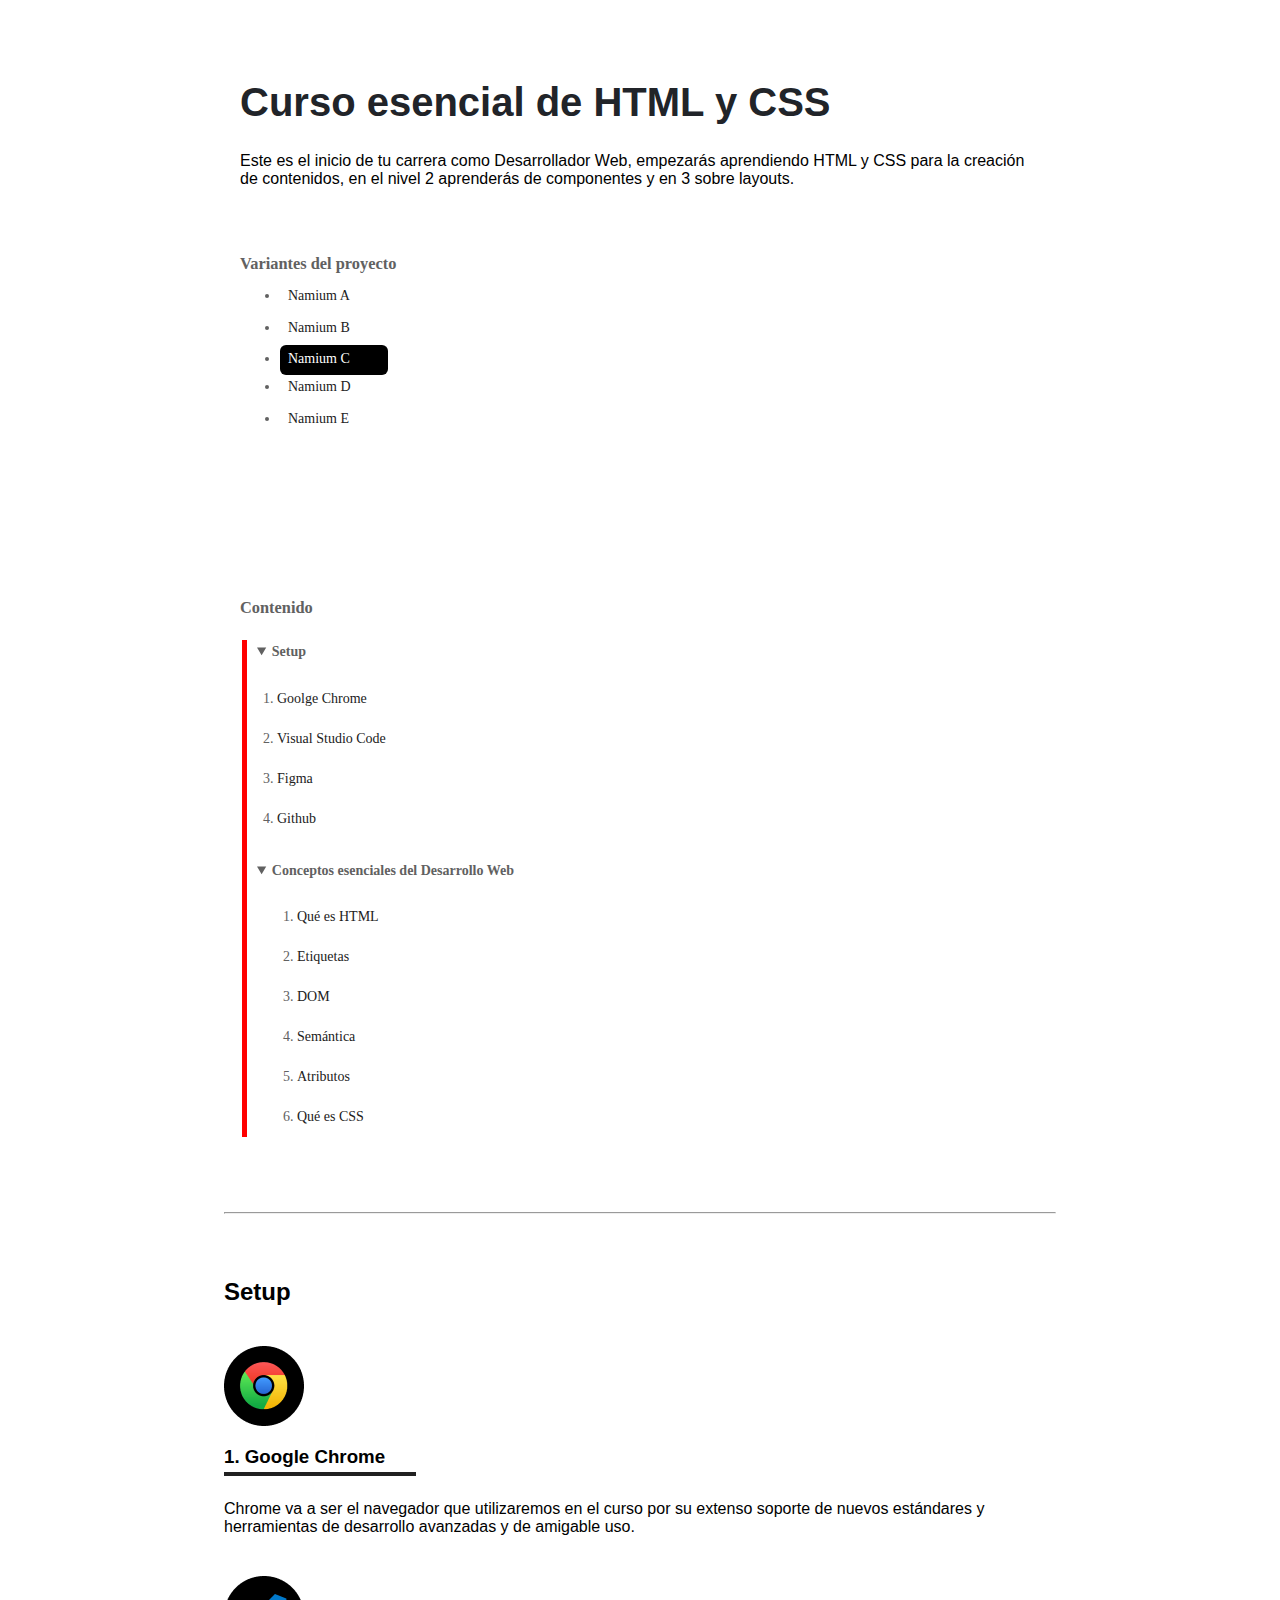
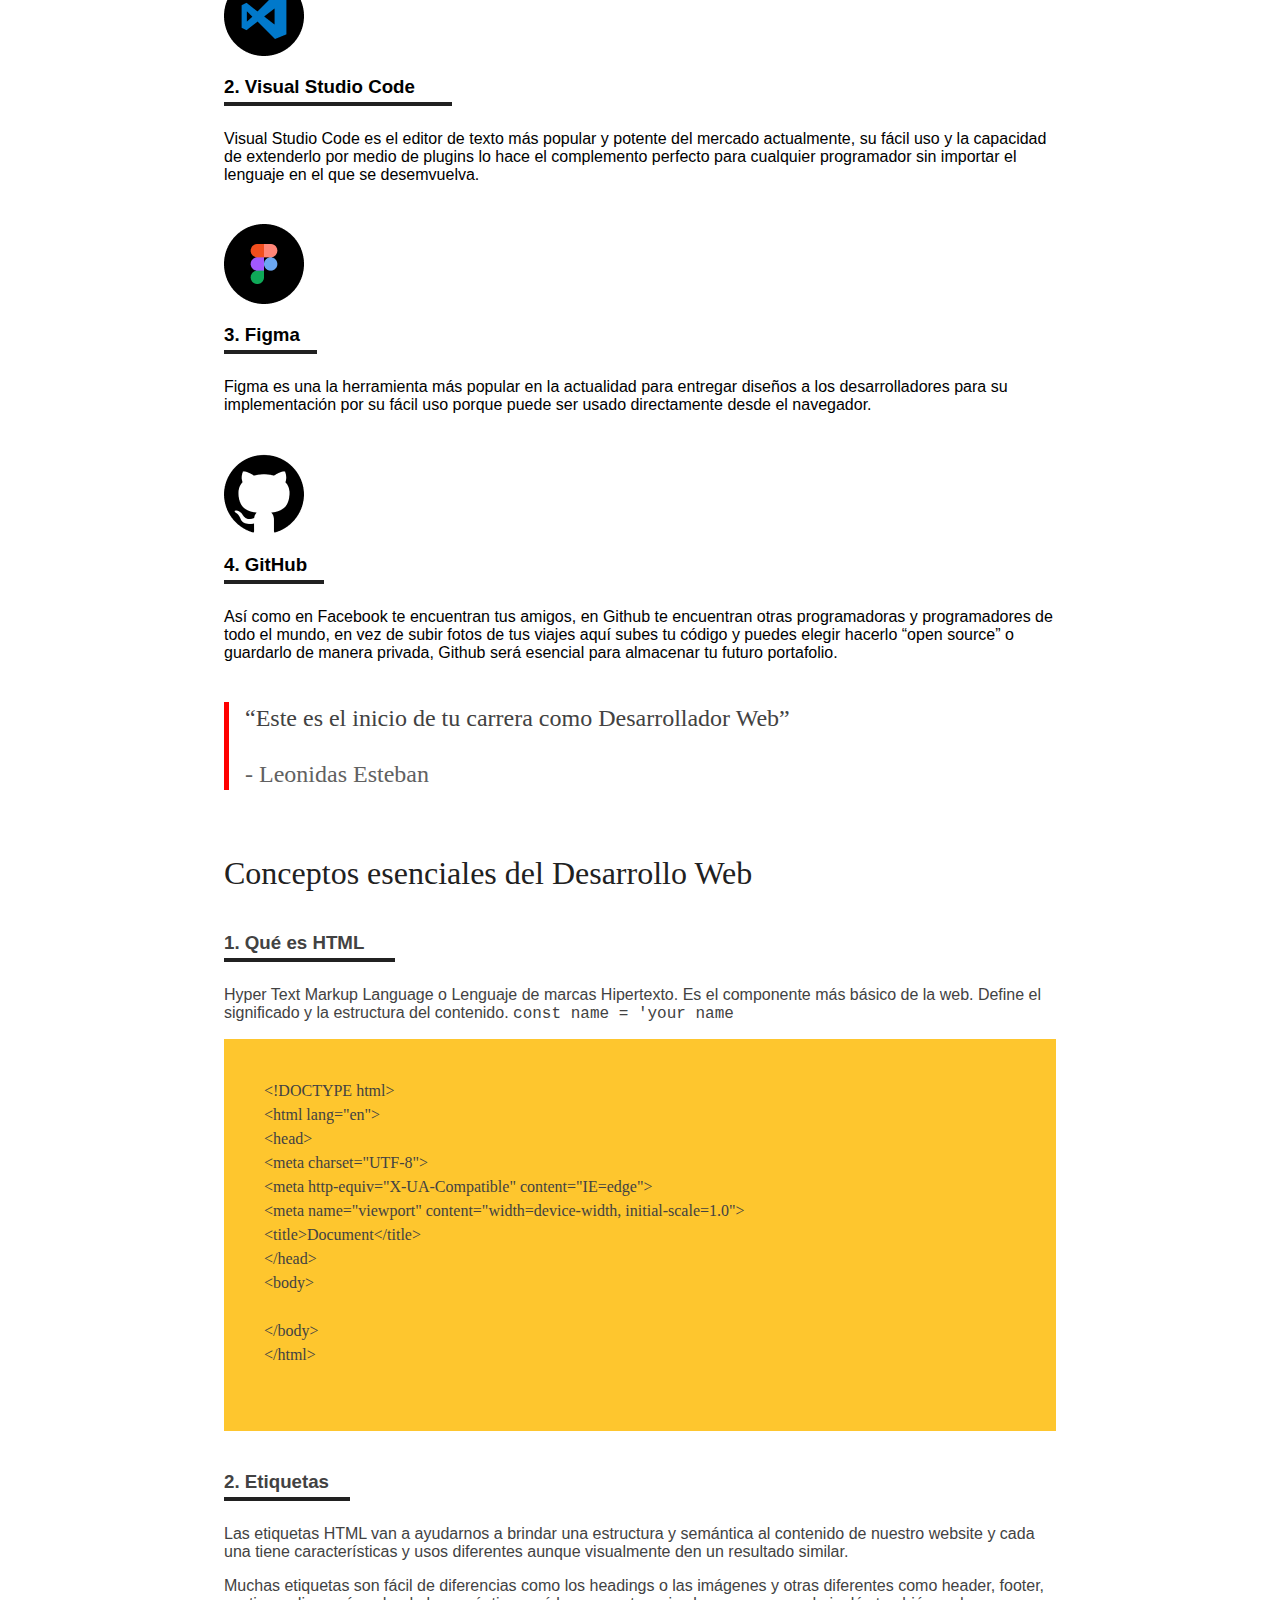
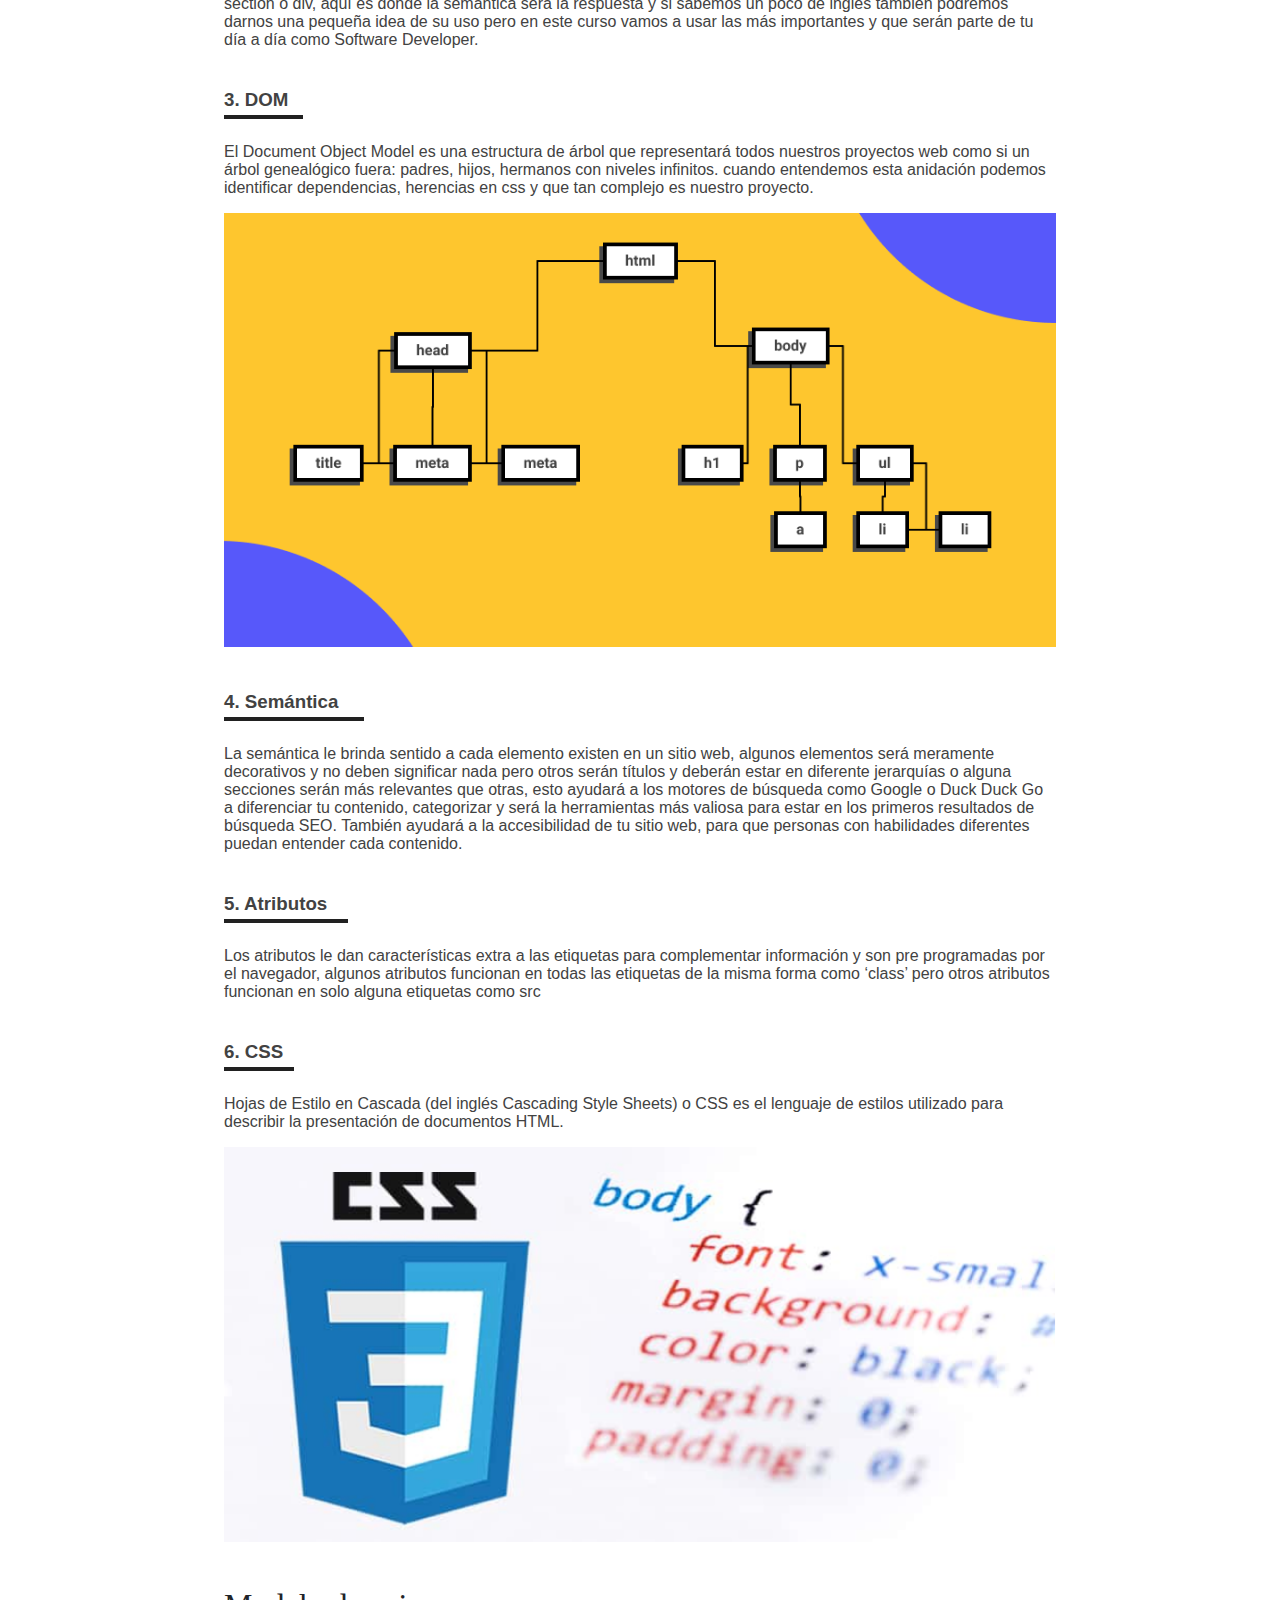
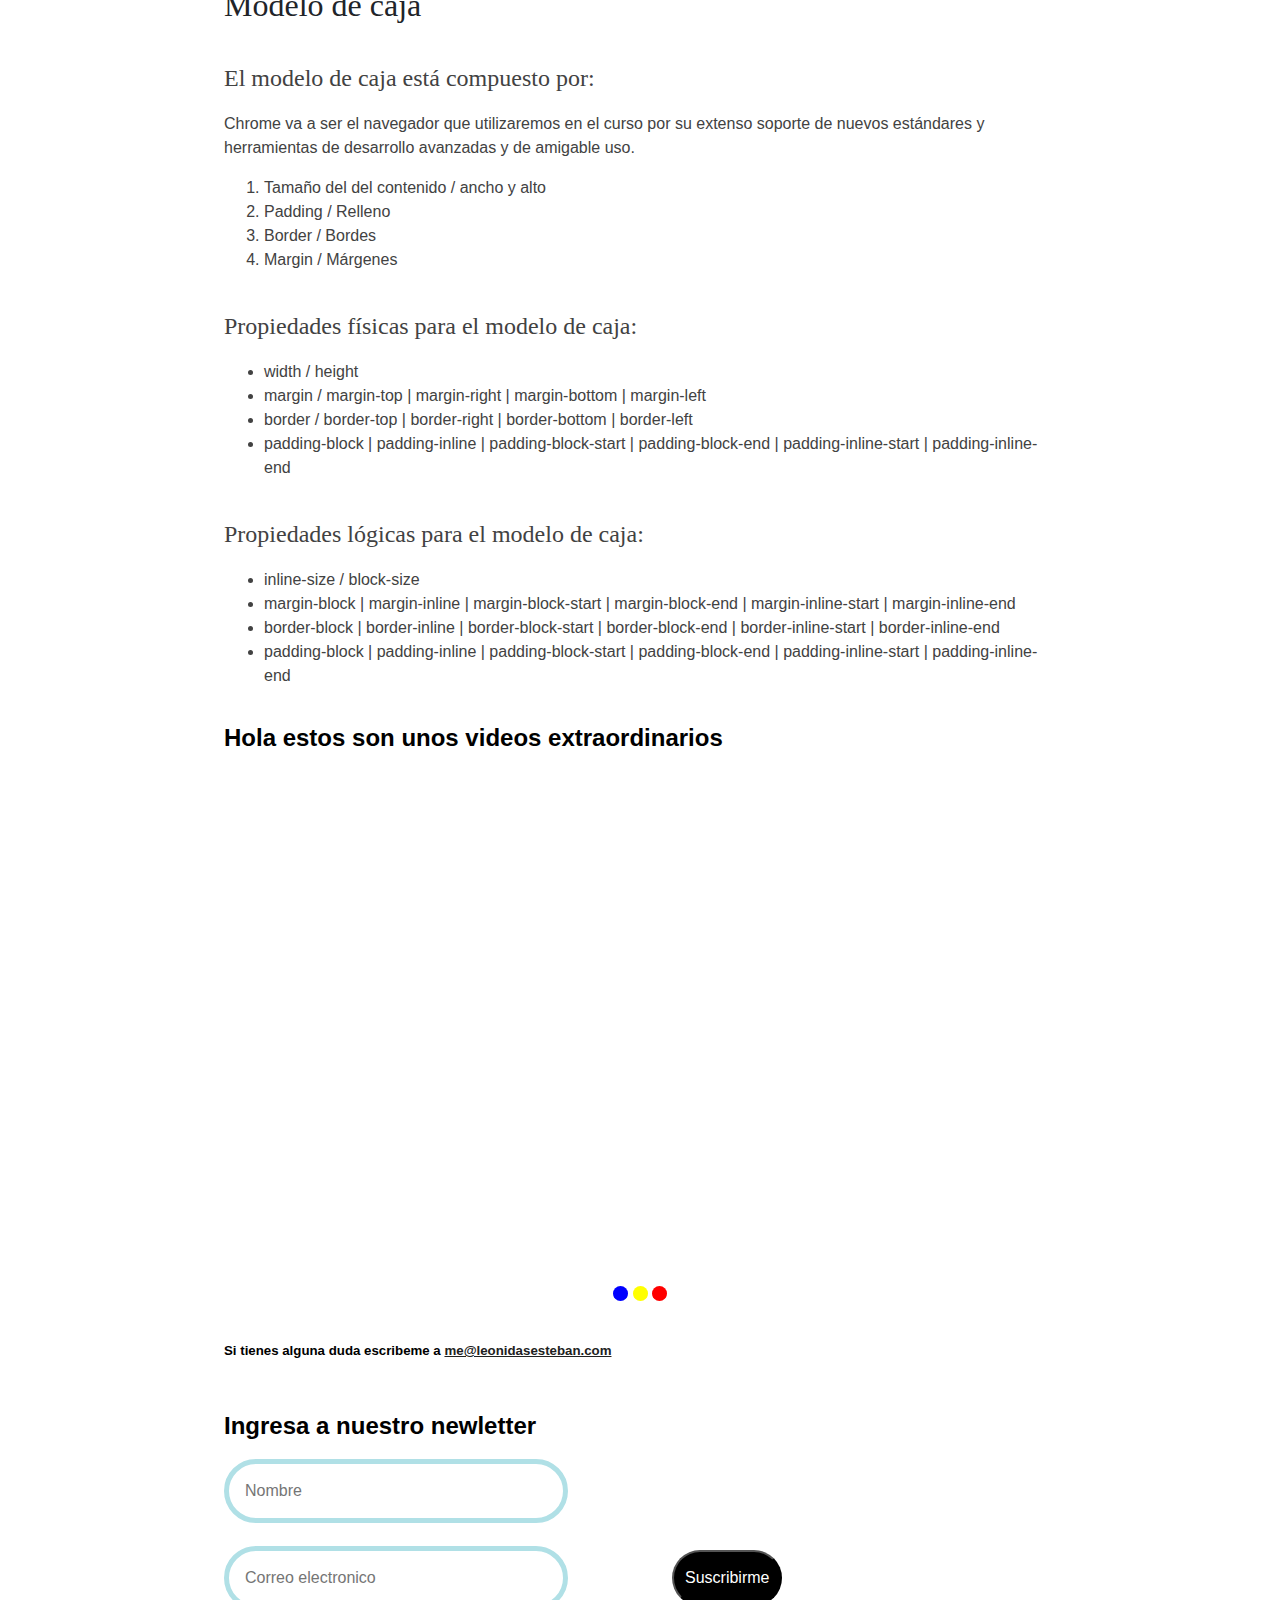
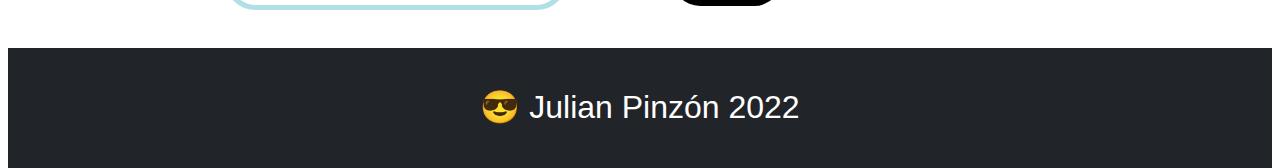
<file: theme-c.html>
<!DOCTYPE html>
<html lang="es">
    <head>
        <meta charset="UTF-8">
        <meta http-equiv="X-UA-Compatible" content="IE=edge">
        <meta name="viewport" content="width=device-width, initial-scale=1.0">
        <link rel="stylesheet" href="./css/theme-c.css">
        <link rel="preconnect" href="https://fonts.gstatic.com">
        <link rel="preconnect" href="https://fonts.gstatic.com">
        <link href="link rel="preconnect" href="https://fonts.googleapis.com">
        <link rel="preconnect" href="https://fonts.gstatic.com" crossorigin>
        <link href="https://fonts.googleapis.com/css2?family=Nunito:ital,wght@0,400;0,600,0,700;1,400;1,700&display=swap" rel="stylesheet">
        <title>El Blog de Julian</title>
        <meta property="og:title" content="Mi proyecto del Curso esencial de HTML y CSS" />
        <meta property="og:type" content="website" />
        <meta property="og:description" 
            content="Todo lo que necesitas saber en tu día día como Frontend." />
        <meta property="og:url" content="https://julianpinzon2018.github.io/html-css-esencial/" />
        <meta property="og:image" content="https://julianpinzon2018.github.io/html-css-esencial/images/dom.png" />
        <link rel="apple-touch-icon" sizes="57x57" href="./favicon/apple-icon-57x57.png">
        <link rel="apple-touch-icon" sizes="60x60" href="./favicon/apple-icon-60x60.png">
        <link rel="apple-touch-icon" sizes="72x72" href="./favicon/apple-icon-72x72.png">
        <link rel="apple-touch-icon" sizes="76x76" href="./favicon/apple-icon-76x76.png">
        <link rel="apple-touch-icon" sizes="114x114" href="./favicon/apple-icon-114x114.png">
        <link rel="apple-touch-icon" sizes="120x120" href="./favicon/apple-icon-120x120.png">
        <link rel="apple-touch-icon" sizes="144x144" href="./favicon/apple-icon-144x144.png">
        <link rel="apple-touch-icon" sizes="152x152" href="./favicon/apple-icon-152x152.png">
        <link rel="apple-touch-icon" sizes="180x180" href="./favicon/apple-icon-180x180.png">
        <link rel="icon" type="image/png" sizes="192x192"  href="./favicon/android-icon-192x192.png">
        <link rel="icon" type="image/png" sizes="32x32" href="./favicon/favicon-32x32.png">
        <link rel="icon" type="image/png" sizes="96x96" href="./favicon/favicon-96x96.png">
        <link rel="icon" type="image/png" sizes="16x16" href="./favicon/favicon-16x16.png">
        <link rel="manifest" href="./favicon/manifest.json">
        <meta name="msapplication-TileColor" content="#ffffff">
        <meta name="msapplication-TileImage" content="/ms-icon-144x144.png">
        <meta name="theme-color" content="#ffffff">
    </head>
    <body class="body">
        <!-- <div class="hero"></div> -->
        <div class="hola">
        <h1>Curso esencial de HTML y CSS</h1>
            <p>
            Este es el inicio de tu carrera como Desarrollador Web, empezarás aprendiendo HTML y CSS para la creación de contenidos, en el nivel 2 aprenderás de componentes y en 3 sobre layouts.
            </p>
        <div class="header">
            <div class="wrapper">
                <div class="header-content">
                    <header>
                        <div class="nav">
                            <h3>Variantes del proyecto</h3>
                            <ul class="variantes">
                                <li><a href="./">Namium A</a></li>
                                <li><a href="./theme-b.html">Namium B</a></li>
                                <li style="margin-block-start: -15px;" class="selected"><a href="./theme-c.html">Namium C</a></li>
                                <li><a href="./theme-d.html">Namium D</a></li>
                                <li><a href="./theme-e.html">Namium E</a></li>
                            </ul>
                        </div>
                        
                            <!-- <section class="nav-content"> -->
                                <div class="nav2">
                                <h3>Contenido</h3>
                                <div class="con">
                                <details open>
                                    <summary>
                                        Setup
                                    </summary>
                                    <ol class="contenido">
                                        <li>
                                            <a href="#google-chrome">
                                                Goolge Chrome
                                            </a> 
                                        </li>
                                        <li>
                                            <a href="#vsc">
                                                Visual Studio Code
                                            </a>
                                        </li>
                                        <li>
                                            <a href="#figma">
                                                Figma
                                            </a>
                                        </li>
                                        <li>
                                            <a href="#github">
                                                Github
                                            </a>
                                        </li>
                                    </ol>
                                </details>
                            </section>
                            <details open>
                                <summary>
                                    Conceptos esenciales del Desarrollo Web
                                </summary>
                                <ol class="consep">
                                    <li><a href="#html">Qué es HTML</a></li>
                                    <li><a href="#etiquetas">Etiquetas</a></li>
                                    <li><a href="#dom">DOM</a></li>
                                    <li><a href="#semantica">Semántica</a></li>
                                    <li><a href="#atributos">Atributos</a></li>
                                    <li><a href="#css">Qué es CSS</a></li>
                                </ol>
                            </details>
                        </div>
                    </div>
                    </header>
                </div>
            </div>
        </div>
    </div>
        <main class="main">
            <div class="wrapper">
                <div class="main-content">
                    <div class="section">
            <hr>
                <section class="section1">
                    <h2>Setup</h2>
                    <img src="./images/google-chrome.png" alt="Logo de Google Chrome" title="Logo de Google Chrome">
                    <h3 style="width: 192px;" id="google-chrome">Google Chrome</h3>
                    <p>
                        Chrome va a ser el navegador que utilizaremos en el curso por su extenso soporte de nuevos estándares y herramientas de desarrollo avanzadas y de amigable uso.
                    </p>
                    <img src="./images/visual-studio-code.png" alt="Logo de Visual Studio Code" title="Logo de Visual Studio Code">
                    <h3 style="width: 228px;" id="vsc">Visual Studio Code</h3>
                    <p>
                        Visual Studio Code es el editor de texto más popular y potente del mercado actualmente, su fácil uso y la capacidad de extenderlo por medio de plugins lo hace el complemento perfecto para cualquier programador sin importar el lenguaje en el que se desemvuelva.
                    </p>
                    <img src="./images/figma.png" alt="Logo de Figma" title="Logo de Figma">
                    <h3 style="width:93px;" id="figma">Figma</h3>
                    <p>
                        Figma es una la herramienta más popular en la actualidad para entregar diseños a los desarrolladores para su implementación por su fácil uso porque puede ser usado directamente desde el navegador.
                    </p>
                    <img src="./images/github.png" alt="Logo de GitHub" title="Logo Github">
                    <h3 style="width: 100px;" id="github">GitHub</h3>
                    <p>
                        Así como en Facebook te encuentran tus amigos, en Github te encuentran otras programadoras y programadores de todo el mundo, en vez de subir fotos de tus viajes aquí subes tu código y puedes elegir hacerlo “open source” o guardarlo de manera privada, Github será esencial para almacenar tu futuro portafolio.
                    </p>
                </section>
            
                    <blockquote>
                        <p>
                            “Este es el inicio de tu carrera como Desarrollador Web”
                        </p>
                        <p>
                            <span>
                                Leonidas Esteban
                            </span>
                            
                        </p>
                    </blockquote>
            
                <section class="section2">        
                    <h2>Conceptos esenciales del Desarrollo Web</h2>
                    <h3 style="width: 171px;" id="html">Qué es HTML</h3>
                    <p>
                        Hyper Text Markup Language o Lenguaje de marcas Hipertexto. Es el componente más básico de la web. Define el significado y la estructura del contenido.   
                    <code>const name = 'your name</code>
                    </p>
                    <pre>
&lt;!DOCTYPE html&gt;
&lt;html lang=&quot;en&quot;&gt;
&lt;head&gt;
&lt;meta charset=&quot;UTF-8&quot;&gt;
&lt;meta http-equiv=&quot;X-UA-Compatible&quot; content=&quot;IE=edge&quot;&gt;
&lt;meta name=&quot;viewport&quot; content=&quot;width=device-width, initial-scale=1.0&quot;&gt;
&lt;title&gt;Document&lt;/title&gt;
&lt;/head&gt;
&lt;body&gt;    
        
&lt;/body&gt;
&lt;/html&gt;    
                    </pre>
                    <h3 style="width: 126px;" id="etiquetas">Etiquetas</h3>
                    </p>
                    <p>
                        Las etiquetas HTML van a ayudarnos a brindar una estructura y semántica al contenido de nuestro website y cada una tiene características y usos diferentes aunque visualmente den un resultado similar.
                    </p>
                    <p>
                        Muchas etiquetas son fácil de diferencias como los headings o las imágenes y otras diferentes como header, footer, section o div, aquí es donde la semántica será la respuesta y si sabemos un poco de inglés también podremos darnos una pequeña idea de su uso pero en este curso vamos a usar las más importantes y que serán parte de tu día a día como Software Developer.
                    </p>
                    <h3 style="width: 79px;" id="dom">DOM</h3>
                    <p>
                        El Document Object Model es una estructura de árbol que representará todos nuestros proyectos web como si un árbol genealógico fuera: padres, hijos, hermanos con niveles infinitos. cuando entendemos esta anidación podemos identificar dependencias, herencias en css y que tan complejo es nuestro proyecto.
                    </p>
                    <img src="./images/dom.png" alt="Estructura de árbol que representa al Document Object Model">
                    <h3 style="width: 140px;" id="semantica">Semántica</h3>
                    <p>
                        La semántica le brinda sentido a cada elemento existen en un sitio web, algunos elementos será meramente decorativos y no deben significar nada pero otros serán títulos y deberán estar en diferente jerarquías o alguna secciones serán más relevantes que otras, esto ayudará a los motores de búsqueda como Google o Duck Duck Go a diferenciar tu contenido, categorizar y será la herramientas más valiosa para estar en los primeros resultados de búsqueda SEO. También ayudará a la accesibilidad de tu sitio web, para que personas con habilidades diferentes puedan entender cada contenido.
                    </p>
                    <h3 style="width: 124px;" id="atributos">Atributos</h3>
                    <p>
                        Los atributos le dan características extra a las etiquetas para complementar información y son pre programadas por el navegador, algunos atributos funcionan en todas las etiquetas de la misma forma como ‘class’ pero otros atributos funcionan en solo alguna etiquetas como src
                    </p>
                    <h3 style="width: 70px;" id="css">CSS</h3>
                    <p>
                        Hojas de Estilo en Cascada (del inglés Cascading Style Sheets) o CSS es el lenguaje de estilos utilizado para describir la presentación de documentos HTML.
                    </p>
                    <img src="./images/image 5.png" alt="">
                </section>
            
                <div class="section3"> 
                <h2>Modelo de caja</h2>
                <h3>El modelo de caja está compuesto por:</h3>
                <p>
                    Chrome va a ser el navegador que utilizaremos en el curso por su extenso soporte de nuevos estándares y herramientas de desarrollo avanzadas y de amigable uso.
                </p>
                <ol>
                    <li>Tamaño del del contenido / ancho y alto</li>
                    <li>Padding / Relleno</li>
                    <li>Border / Bordes</li>
                    <li>Margin / Márgenes</li>
                </ol>
                <h3>Propiedades físicas para el modelo de caja:</h3>
                <ul>
                    <li>width / height</li>
                    <li>margin / margin-top | margin-right | margin-bottom | margin-left</li>
                    <li>border / border-top | border-right | border-bottom | border-left</li>
                    <li>padding-block | padding-inline | padding-block-start | padding-block-end | padding-inline-start | padding-inline-end</li>
                </ul>
                <h3>Propiedades lógicas para el modelo de caja:</h3>
                <ul>
                    <li>inline-size / block-size</li>
                    <li>margin-block | margin-inline | margin-block-start | margin-block-end | margin-inline-start | margin-inline-end</li>
                    <li>border-block | border-inline | border-block-start | border-block-end | border-inline-start | border-inline-end</li>
                    <li>padding-block | padding-inline | padding-block-start | padding-block-end | padding-inline-start | padding-inline-end</li>
                </ul>
            </div> 
            </div>
        </div>
        <div class="section4">
            <div class="set">
            <h2 style="padding: 16px;" >Hola estos son unos videos extraordinarios</h2>
            <div class="slider">
                <scroll-container class="slider-container">
                    <scroll-page class="slider-slide" id="video-1">
                        <iframe class="video" width="560" height="315" src="https://www.youtube.com/embed/CPK_IdHe1Yg" title="YouTube video player" frameborder="0" allow="accelerometer; autoplay; clipboard-write; encrypted-media; gyroscope; picture-in-picture" allowfullscreen></iframe>    
                    </scroll-page>
                    <scroll-page class="slider-slide" id="video-2">
                        <iframe class="video" width="560" height="315" src="https://www.youtube.com/embed/u14TZ3gg678" title="YouTube video player" frameborder="0" allow="accelerometer; autoplay; clipboard-write; encrypted-media; gyroscope; picture-in-picture" allowfullscreen></iframe>    
                    </scroll-page>
                    <scroll-page class="slider-slide" id="video-3">
                        <iframe class="video" width="560" height="315" src="https://www.youtube.com/embed/fPO76Jlnz6c" title="YouTube video player" frameborder="0" allow="accelerometer; autoplay; clipboard-write; encrypted-media; gyroscope; picture-in-picture" allowfullscreen></iframe>    
                    </scroll-page>
                </scroll-container>
                <div class="slider-bullet-list">
                    <a href="#video-1" class="slider-bullet1"></a>
                    <a href="#video-2" class="slider-bullet2"></a>
                    <a href="#video-3" class="slider-bullet3"></a>
                </div>
            </div>
        </div>
        </div>
        <div class="section5">
            <div class="set1">
            <h5 style="padding:16px;" >
                Si tienes alguna duda escribeme a
                <a href="mailto:me@leonidasesteban.com">me@leonidasesteban.com</a>
            </h5>
        </div>
        </div>
            <div class="section6">
                <div class="set2">
                <h2 style="padding: 16px;" >Ingresa a nuestro newletter</h2>
                <form style="padding: 16px;" action="#" class="form">
                    <input class="input1" type="text" required placeholder="Nombre">
                    <!-- <input type="date" required placeholder="Fecha de nacimiento"> -->
                    <input class="input2" type="email" required placeholder="Correo electronico">
                    <button>Suscribirme</button>
                    <!-- <input type="submit" value="Suscribirme"> -->
                </form>
            </div>
            </div>
        
        </div>
    </div>
</main>
<div class="hero2">
    <p>&#128526 Julian Pinzón 2022</p>
</div>
</body>
</html>
</file>
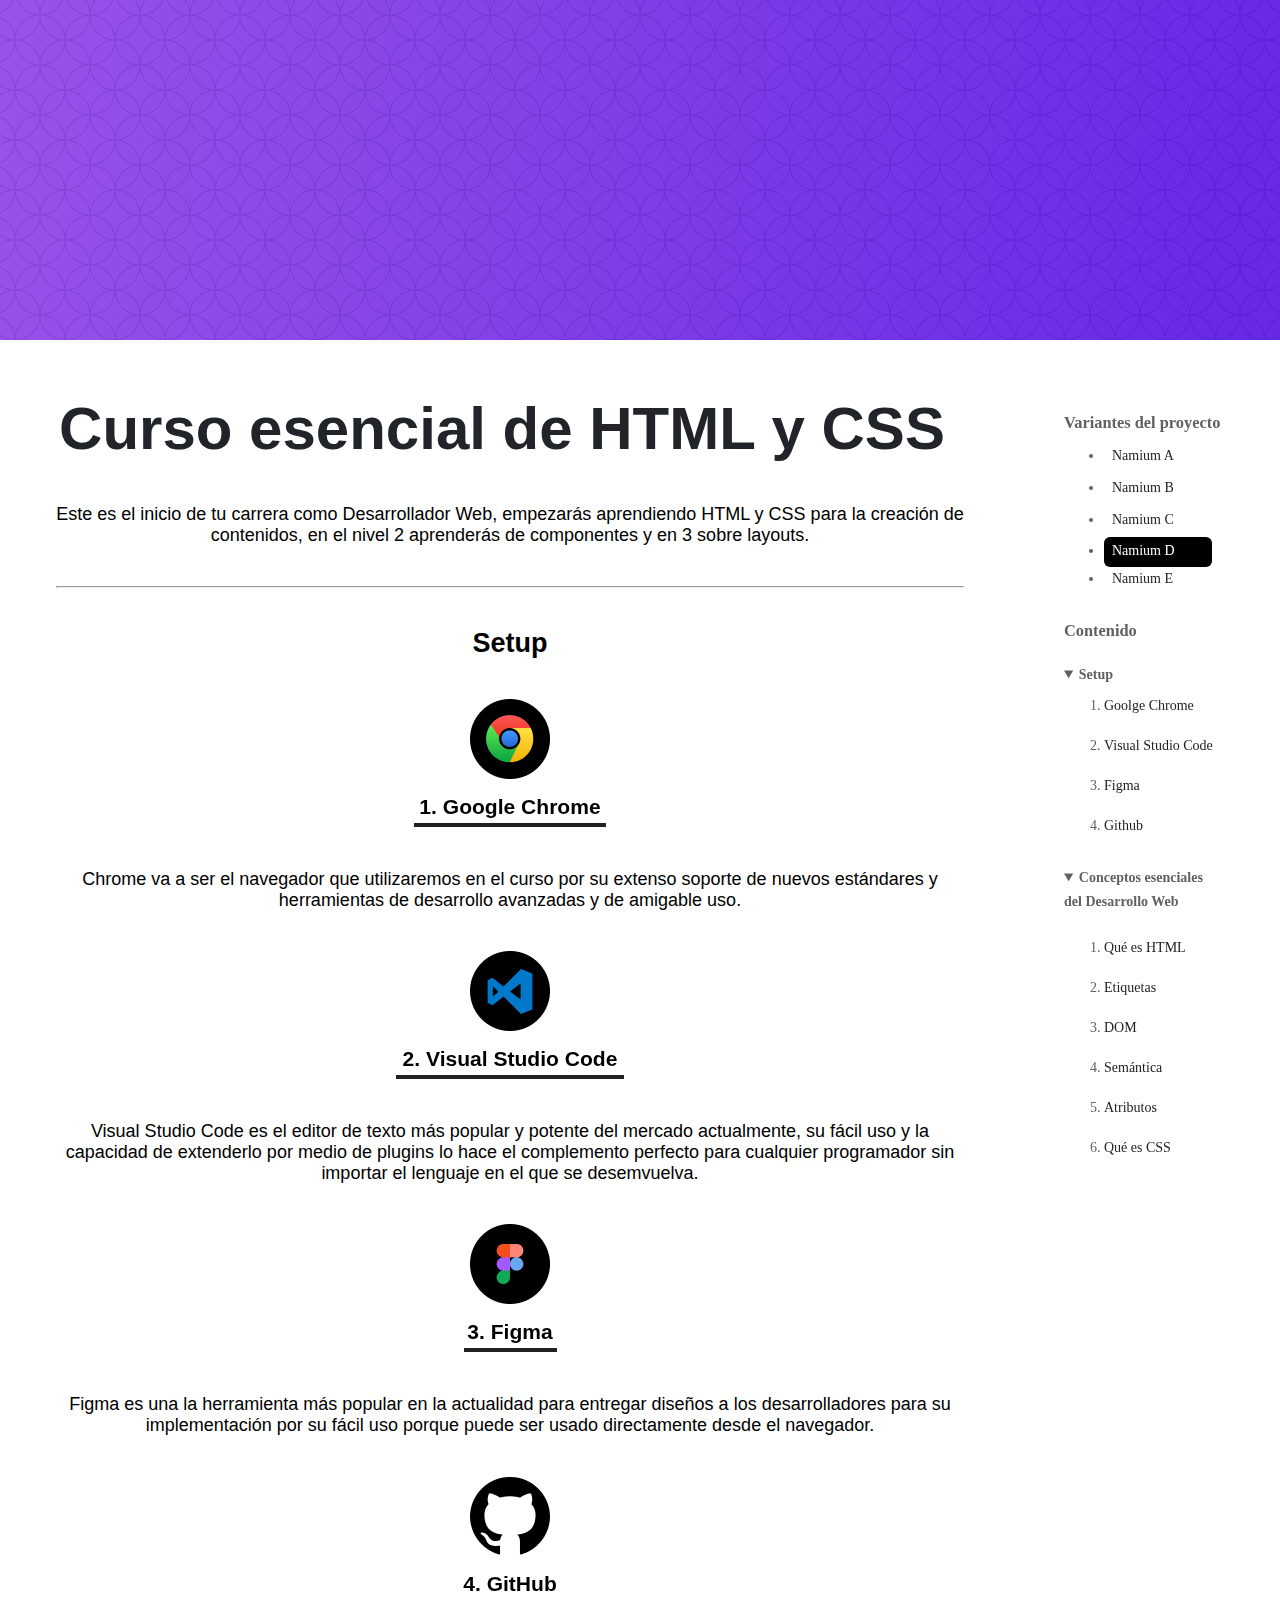
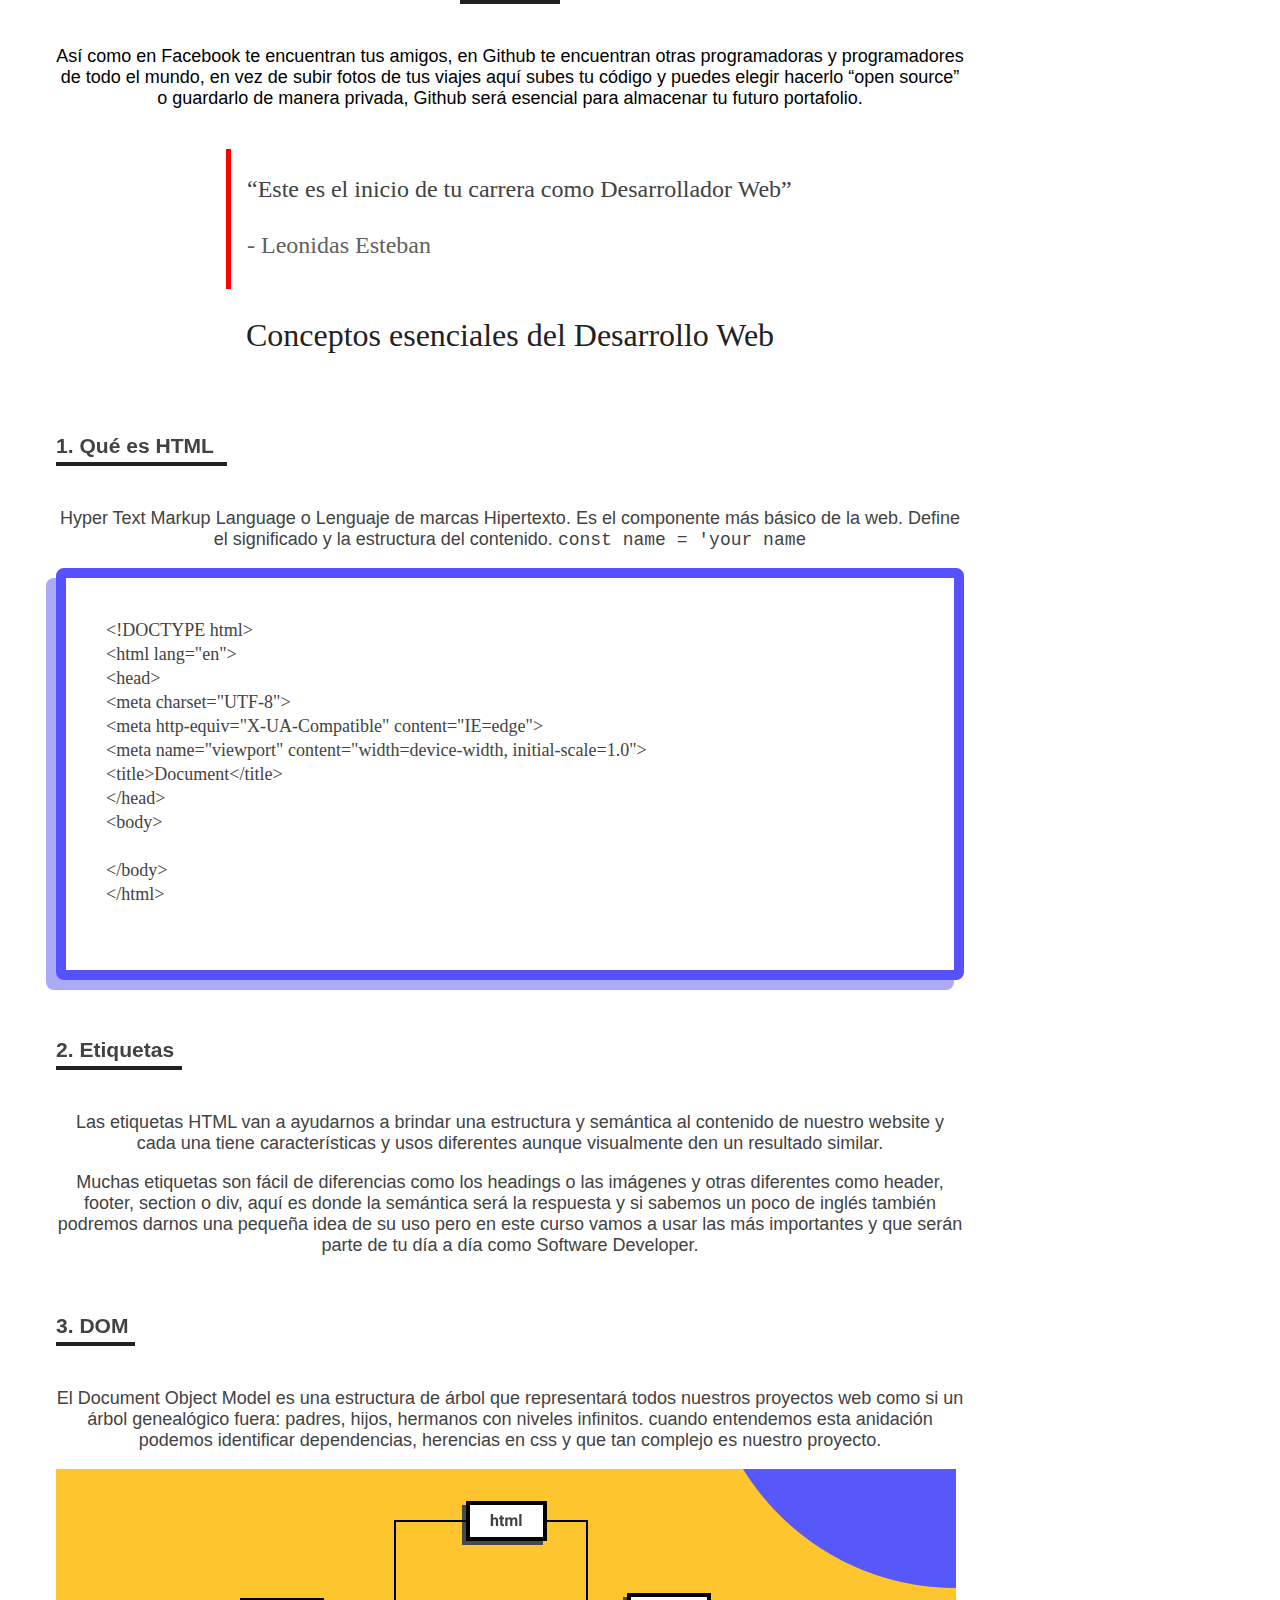
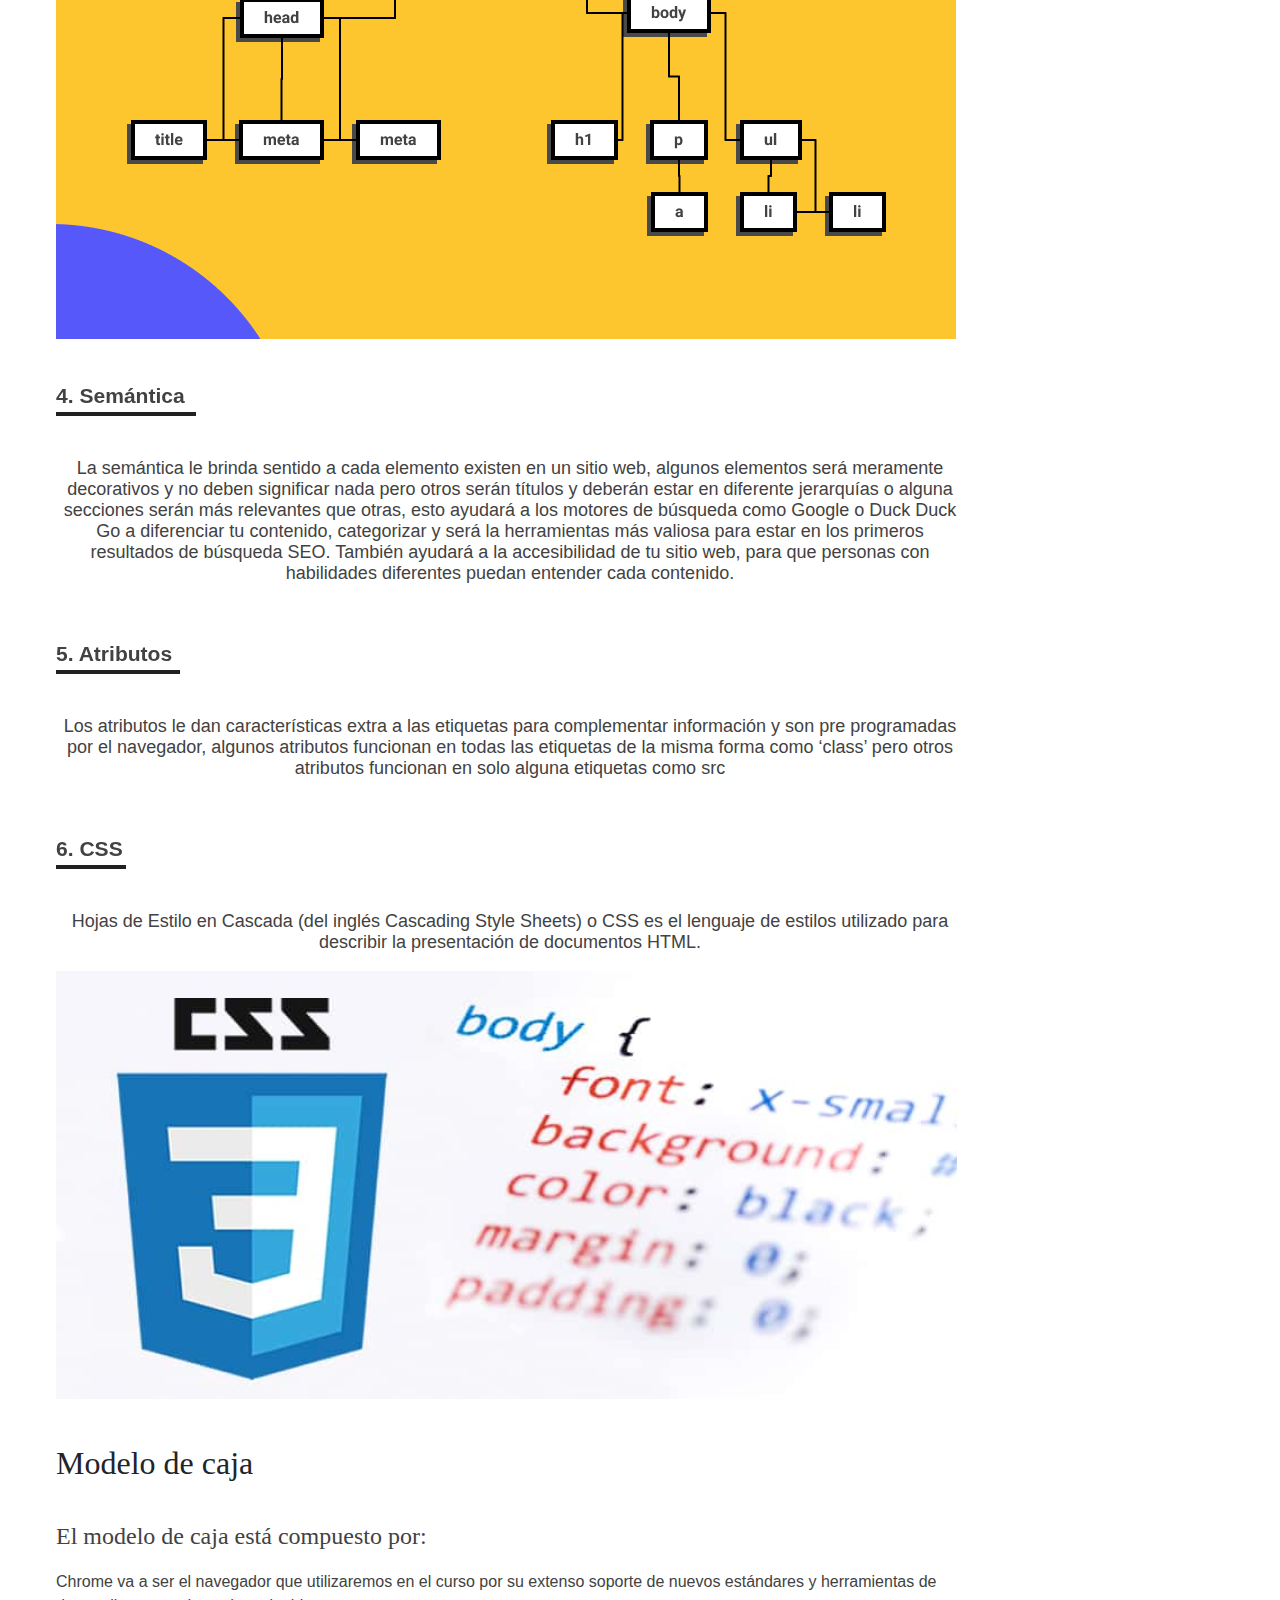
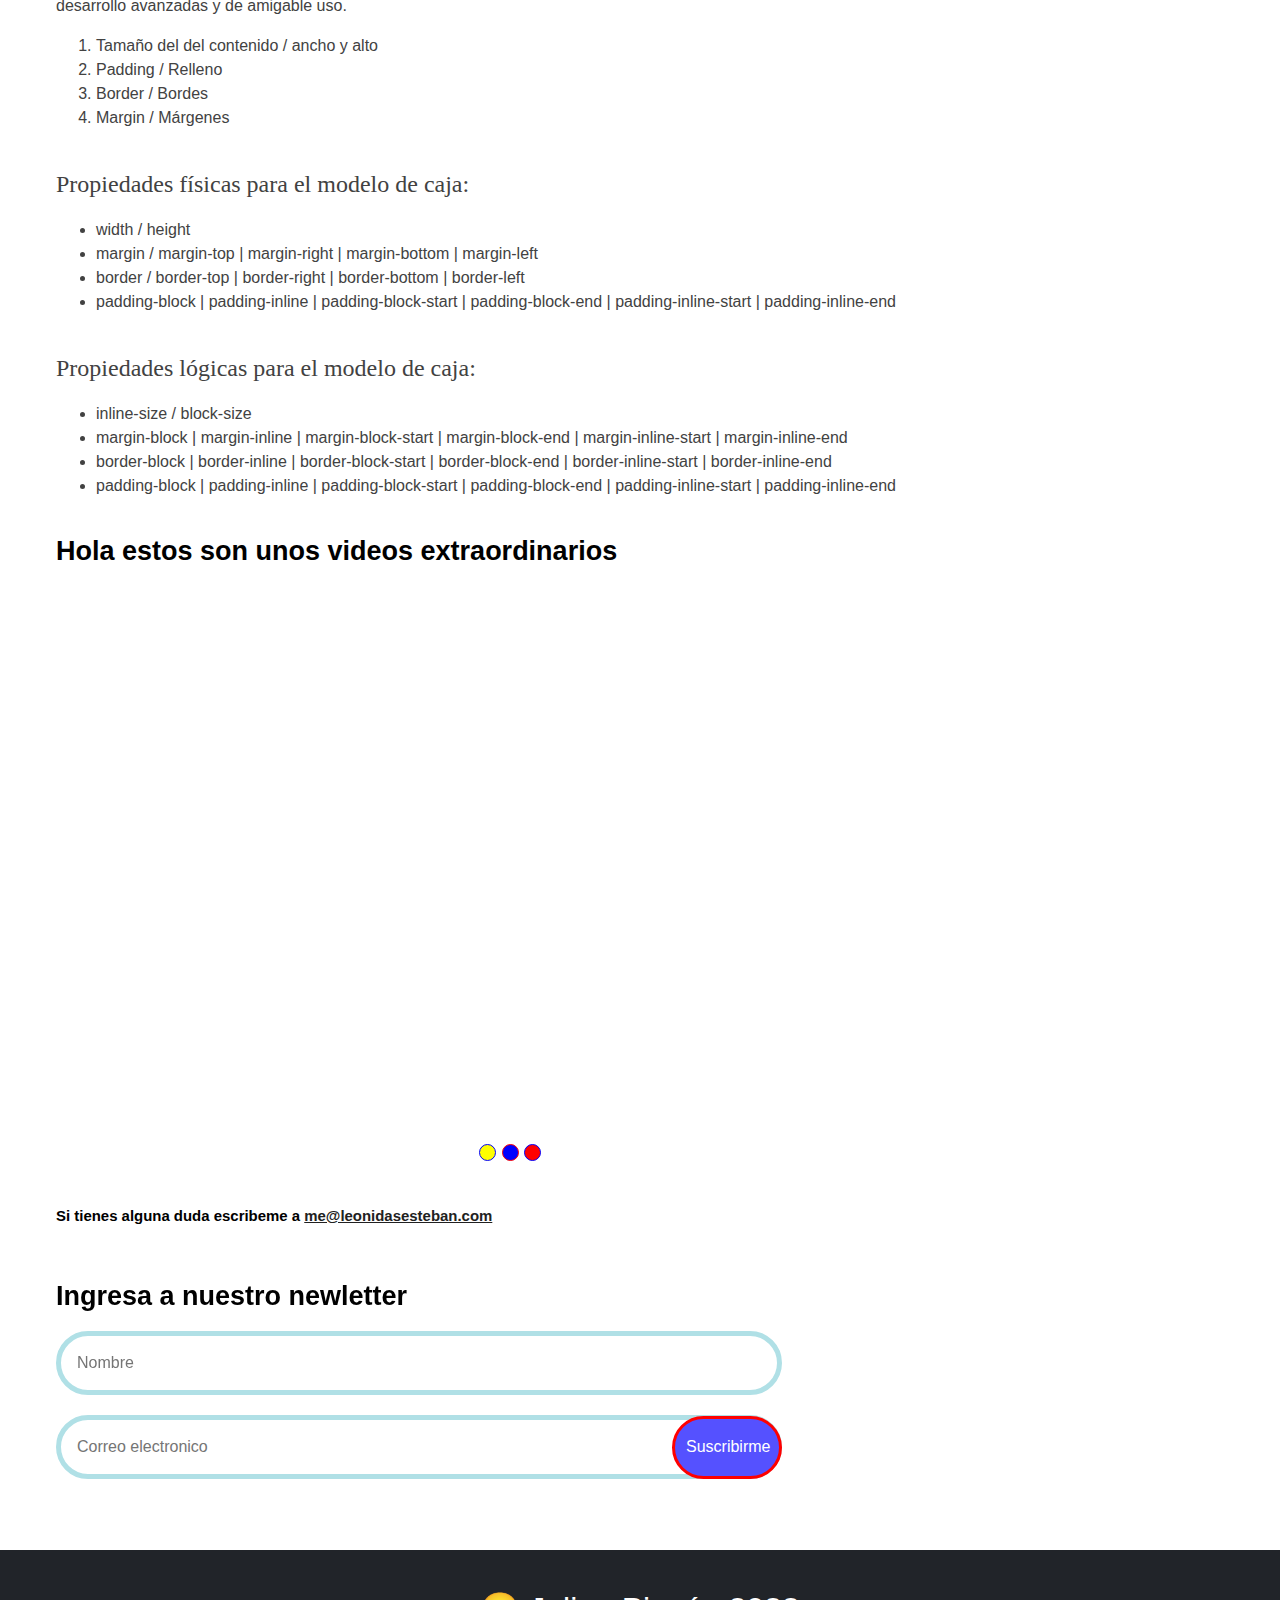
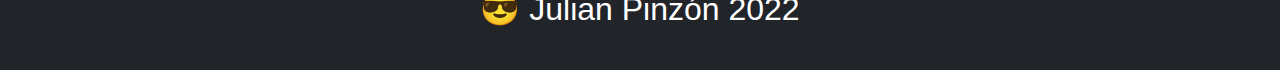
<file: theme-d.html>
<!DOCTYPE html>
<html lang="es">
    <head>
        <meta charset="UTF-8">
        <meta http-equiv="X-UA-Compatible" content="IE=edge">
        <meta name="viewport" content="width=device-width, initial-scale=1.0">
        <link rel="stylesheet" href="./css/theme-d.css">
        <link rel="preconnect" href="https://fonts.gstatic.com">
        <link rel="preconnect" href="https://fonts.gstatic.com">
        <link href="link rel="preconnect" href="https://fonts.googleapis.com">
        <link rel="preconnect" href="https://fonts.gstatic.com" crossorigin>
        <link href="https://fonts.googleapis.com/css2?family=Nunito:ital,wght@0,400;0,600,0,700;1,400;1,700&display=swap" rel="stylesheet">
        <title>El Blog de Julian</title>
        <meta property="og:title" content="Mi proyecto del Curso esencial de HTML y CSS" />
        <meta property="og:type" content="website" />
        <meta property="og:description" 
            content="Todo lo que necesitas saber en tu día día como Frontend." />
        <meta property="og:url" content="https://julianpinzon2018.github.io/html-css-esencial/" />
        <meta property="og:image" content="https://julianpinzon2018.github.io/html-css-esencial/images/dom.png" />
        <link rel="apple-touch-icon" sizes="57x57" href="./favicon/apple-icon-57x57.png">
        <link rel="apple-touch-icon" sizes="60x60" href="./favicon/apple-icon-60x60.png">
        <link rel="apple-touch-icon" sizes="72x72" href="./favicon/apple-icon-72x72.png">
        <link rel="apple-touch-icon" sizes="76x76" href="./favicon/apple-icon-76x76.png">
        <link rel="apple-touch-icon" sizes="114x114" href="./favicon/apple-icon-114x114.png">
        <link rel="apple-touch-icon" sizes="120x120" href="./favicon/apple-icon-120x120.png">
        <link rel="apple-touch-icon" sizes="144x144" href="./favicon/apple-icon-144x144.png">
        <link rel="apple-touch-icon" sizes="152x152" href="./favicon/apple-icon-152x152.png">
        <link rel="apple-touch-icon" sizes="180x180" href="./favicon/apple-icon-180x180.png">
        <link rel="icon" type="image/png" sizes="192x192"  href="./favicon/android-icon-192x192.png">
        <link rel="icon" type="image/png" sizes="32x32" href="./favicon/favicon-32x32.png">
        <link rel="icon" type="image/png" sizes="96x96" href="./favicon/favicon-96x96.png">
        <link rel="icon" type="image/png" sizes="16x16" href="./favicon/favicon-16x16.png">
        <link rel="manifest" href="./favicon/manifest.json">
        <meta name="msapplication-TileColor" content="#ffffff">
        <meta name="msapplication-TileImage" content="/ms-icon-144x144.png">
        <meta name="theme-color" content="#ffffff">
    </head>
    <body class="body">
        <div class="hero"></div>
        <div class="header">
            <div class="wrapper">
                <div class="header-content">
                    <header>
                        <nav>
                            <h3>Variantes del proyecto</h3>
                            <ul class="variantes">
                                <li><a href="./">Namium A</a></li>
                                <li><a href="./theme-b.html">Namium B</a></li>
                                <li><a href="./theme-c.html">Namium C</a></li>
                                <li style="margin-block-start: -15px;" class="selected"><a href="./theme-d.html">Namium D</a></li>
                                <li><a href="./theme-e.html">Namium E</a></li>
                            </ul>
                            <!-- <section class="nav-content"> -->
                                <h3>Contenido</h3>
                                <details open>
                                    <summary>
                                        Setup
                                    </summary>
                                    <ol class="contenido">
                                        <li>
                                            <a href="#google-chrome">
                                                Goolge Chrome
                                            </a> 
                                        </li>
                                        <li>
                                            <a href="#vsc">
                                                Visual Studio Code
                                            </a>
                                        </li>
                                        <li>
                                            <a href="#figma">
                                                Figma
                                            </a>
                                        </li>
                                        <li>
                                            <a href="#github">
                                                Github
                                            </a>
                                        </li>
                                    </ol>
                                </details>
                            </section>
                            <details open>
                                <summary>
                                    Conceptos esenciales del Desarrollo Web
                                </summary>
                                <ol class="consep">
                                    <li><a href="#html">Qué es HTML</a></li>
                                    <li><a href="#etiquetas">Etiquetas</a></li>
                                    <li><a href="#dom">DOM</a></li>
                                    <li><a href="#semantica">Semántica</a></li>
                                    <li><a href="#atributos">Atributos</a></li>
                                    <li><a href="#css">Qué es CSS</a></li>
                                </ol>
                            </details>
                        </nav>
                    </header>
                </div>
            </div>
        </div>
        <main class="main">
            <div class="wrapper">
                <div class="main-content">
                    <div class="center">
                    <div class="section">
            <h1>Curso esencial de HTML y CSS</h1>
            <p>
            Este es el inicio de tu carrera como Desarrollador Web, empezarás aprendiendo HTML y CSS para la creación de contenidos, en el nivel 2 aprenderás de componentes y en 3 sobre layouts.
            </p>
            <hr>
                <section class="section1">
                    <h2>Setup</h2>
                    <img src="./images/google-chrome.png" alt="Logo de Google Chrome" title="Logo de Google Chrome">
                    <h3 style="width: 192px;" id="google-chrome">Google Chrome</h3>
                    <p>
                        Chrome va a ser el navegador que utilizaremos en el curso por su extenso soporte de nuevos estándares y herramientas de desarrollo avanzadas y de amigable uso.
                    </p>
                    <img src="./images/visual-studio-code.png" alt="Logo de Visual Studio Code" title="Logo de Visual Studio Code">
                    <h3 style="width: 228px;" id="vsc">Visual Studio Code</h3>
                    <p>
                        Visual Studio Code es el editor de texto más popular y potente del mercado actualmente, su fácil uso y la capacidad de extenderlo por medio de plugins lo hace el complemento perfecto para cualquier programador sin importar el lenguaje en el que se desemvuelva.
                    </p>
                    <img src="./images/figma.png" alt="Logo de Figma" title="Logo de Figma">
                    <h3 style="width:93px;" id="figma">Figma</h3>
                    <p>
                        Figma es una la herramienta más popular en la actualidad para entregar diseños a los desarrolladores para su implementación por su fácil uso porque puede ser usado directamente desde el navegador.
                    </p>
                    <img src="./images/github.png" alt="Logo de GitHub" title="Logo Github">
                    <h3 style="width: 100px;" id="github">GitHub</h3>
                    <p>
                        Así como en Facebook te encuentran tus amigos, en Github te encuentran otras programadoras y programadores de todo el mundo, en vez de subir fotos de tus viajes aquí subes tu código y puedes elegir hacerlo “open source” o guardarlo de manera privada, Github será esencial para almacenar tu futuro portafolio.
                    </p>
                </section>
            
                    <blockquote>
                        <p>
                            “Este es el inicio de tu carrera como Desarrollador Web”
                        </p>
                        <p>
                            <span>
                                Leonidas Esteban
                            </span>
                            
                        </p>
                    </blockquote>
            
                <section class="section2">        
                    <h2>Conceptos esenciales del Desarrollo Web</h2>
                    <h3 style="width: 171px;" id="html">Qué es HTML</h3>
                    <p>
                        Hyper Text Markup Language o Lenguaje de marcas Hipertexto. Es el componente más básico de la web. Define el significado y la estructura del contenido.   
                    <code>const name = 'your name</code>
                    </p>
                    <pre>
&lt;!DOCTYPE html&gt;
&lt;html lang=&quot;en&quot;&gt;
&lt;head&gt;
&lt;meta charset=&quot;UTF-8&quot;&gt;
&lt;meta http-equiv=&quot;X-UA-Compatible&quot; content=&quot;IE=edge&quot;&gt;
&lt;meta name=&quot;viewport&quot; content=&quot;width=device-width, initial-scale=1.0&quot;&gt;
&lt;title&gt;Document&lt;/title&gt;
&lt;/head&gt;
&lt;body&gt;    
        
&lt;/body&gt;
&lt;/html&gt;    
                    </pre>
                    <h3 style="width: 126px;" id="etiquetas">Etiquetas</h3>
                    </p>
                    <p>
                        Las etiquetas HTML van a ayudarnos a brindar una estructura y semántica al contenido de nuestro website y cada una tiene características y usos diferentes aunque visualmente den un resultado similar.
                    </p>
                    <p>
                        Muchas etiquetas son fácil de diferencias como los headings o las imágenes y otras diferentes como header, footer, section o div, aquí es donde la semántica será la respuesta y si sabemos un poco de inglés también podremos darnos una pequeña idea de su uso pero en este curso vamos a usar las más importantes y que serán parte de tu día a día como Software Developer.
                    </p>
                    <h3 style="width: 79px;" id="dom">DOM</h3>
                    <p>
                        El Document Object Model es una estructura de árbol que representará todos nuestros proyectos web como si un árbol genealógico fuera: padres, hijos, hermanos con niveles infinitos. cuando entendemos esta anidación podemos identificar dependencias, herencias en css y que tan complejo es nuestro proyecto.
                    </p>
                    <img src="./images/dom.png" alt="Estructura de árbol que representa al Document Object Model">
                    <h3 style="width: 140px;" id="semantica">Semántica</h3>
                    <p>
                        La semántica le brinda sentido a cada elemento existen en un sitio web, algunos elementos será meramente decorativos y no deben significar nada pero otros serán títulos y deberán estar en diferente jerarquías o alguna secciones serán más relevantes que otras, esto ayudará a los motores de búsqueda como Google o Duck Duck Go a diferenciar tu contenido, categorizar y será la herramientas más valiosa para estar en los primeros resultados de búsqueda SEO. También ayudará a la accesibilidad de tu sitio web, para que personas con habilidades diferentes puedan entender cada contenido.
                    </p>
                    <h3 style="width: 124px;" id="atributos">Atributos</h3>
                    <p>
                        Los atributos le dan características extra a las etiquetas para complementar información y son pre programadas por el navegador, algunos atributos funcionan en todas las etiquetas de la misma forma como ‘class’ pero otros atributos funcionan en solo alguna etiquetas como src
                    </p>
                    <h3 style="width: 70px;" id="css">CSS</h3>
                    <p>
                        Hojas de Estilo en Cascada (del inglés Cascading Style Sheets) o CSS es el lenguaje de estilos utilizado para describir la presentación de documentos HTML.
                    </p>
                    <img src="./images/image 5.png" alt="">
                </section>
            </div>
                <div class="section3"> 
                <h2>Modelo de caja</h2>
                <h3>El modelo de caja está compuesto por:</h3>
                <p>
                    Chrome va a ser el navegador que utilizaremos en el curso por su extenso soporte de nuevos estándares y herramientas de desarrollo avanzadas y de amigable uso.
                </p>
                <ol>
                    <li>Tamaño del del contenido / ancho y alto</li>
                    <li>Padding / Relleno</li>
                    <li>Border / Bordes</li>
                    <li>Margin / Márgenes</li>
                </ol>
                <h3>Propiedades físicas para el modelo de caja:</h3>
                <ul>
                    <li>width / height</li>
                    <li>margin / margin-top | margin-right | margin-bottom | margin-left</li>
                    <li>border / border-top | border-right | border-bottom | border-left</li>
                    <li>padding-block | padding-inline | padding-block-start | padding-block-end | padding-inline-start | padding-inline-end</li>
                </ul>
                <h3>Propiedades lógicas para el modelo de caja:</h3>
                <ul>
                    <li>inline-size / block-size</li>
                    <li>margin-block | margin-inline | margin-block-start | margin-block-end | margin-inline-start | margin-inline-end</li>
                    <li>border-block | border-inline | border-block-start | border-block-end | border-inline-start | border-inline-end</li>
                    <li>padding-block | padding-inline | padding-block-start | padding-block-end | padding-inline-start | padding-inline-end</li>
                </ul>
            </div> 
            </div>
        </div>
        <div class="section4">
            <div class="set">
            <h2 style="padding: 16px;" >Hola estos son unos videos extraordinarios</h2>
            <div class="slider">
                <scroll-container class="slider-container">
                    <scroll-page class="slider-slide" id="video-1">
                        <iframe class="video" width="560" height="315" src="https://www.youtube.com/embed/CPK_IdHe1Yg" title="YouTube video player" frameborder="0" allow="accelerometer; autoplay; clipboard-write; encrypted-media; gyroscope; picture-in-picture" allowfullscreen></iframe>    
                    </scroll-page>
                    <scroll-page class="slider-slide" id="video-2">
                        <iframe class="video" width="560" height="315" src="https://www.youtube.com/embed/u14TZ3gg678" title="YouTube video player" frameborder="0" allow="accelerometer; autoplay; clipboard-write; encrypted-media; gyroscope; picture-in-picture" allowfullscreen></iframe>    
                    </scroll-page>
                    <scroll-page class="slider-slide" id="video-3">
                        <iframe class="video" width="560" height="315" src="https://www.youtube.com/embed/fPO76Jlnz6c" title="YouTube video player" frameborder="0" allow="accelerometer; autoplay; clipboard-write; encrypted-media; gyroscope; picture-in-picture" allowfullscreen></iframe>    
                    </scroll-page>
                </scroll-container>
                <div class="slider-bullet-list">
                    <a href="#video-1" class="slider-bullet1"></a>
                    <a href="#video-2" class="slider-bullet2"></a>
                    <a href="#video-3" class="slider-bullet3"></a>
                </div>
            </div>
        </div>
        </div>
        <div class="section5">
            <div class="set1">
            <h5 style="padding:16px;" >
                Si tienes alguna duda escribeme a
                <a href="mailto:me@leonidasesteban.com">me@leonidasesteban.com</a>
            </h5>
        </div>
        </div>
            <div class="section6">
                <div class="set2">
                <h2 style="padding: 16px;" >Ingresa a nuestro newletter</h2>
                <form style="padding: 16px;" action="#" class="form">
                    <input class="input1" type="text" required placeholder="Nombre">
                    <!-- <input type="date" required placeholder="Fecha de nacimiento"> -->
                    <input class="input2" type="email" required placeholder="Correo electronico">
                    <button>Suscribirme</button>
                    <!-- <input type="submit" value="Suscribirme"> -->
                </form>
            </div>
            </div>
        
        </div>
        <div class="hero2">
            <p>&#128526 Julian Pinzón 2022</p>
        </div>
</div>
</main>
    </body>
</html>
</file>
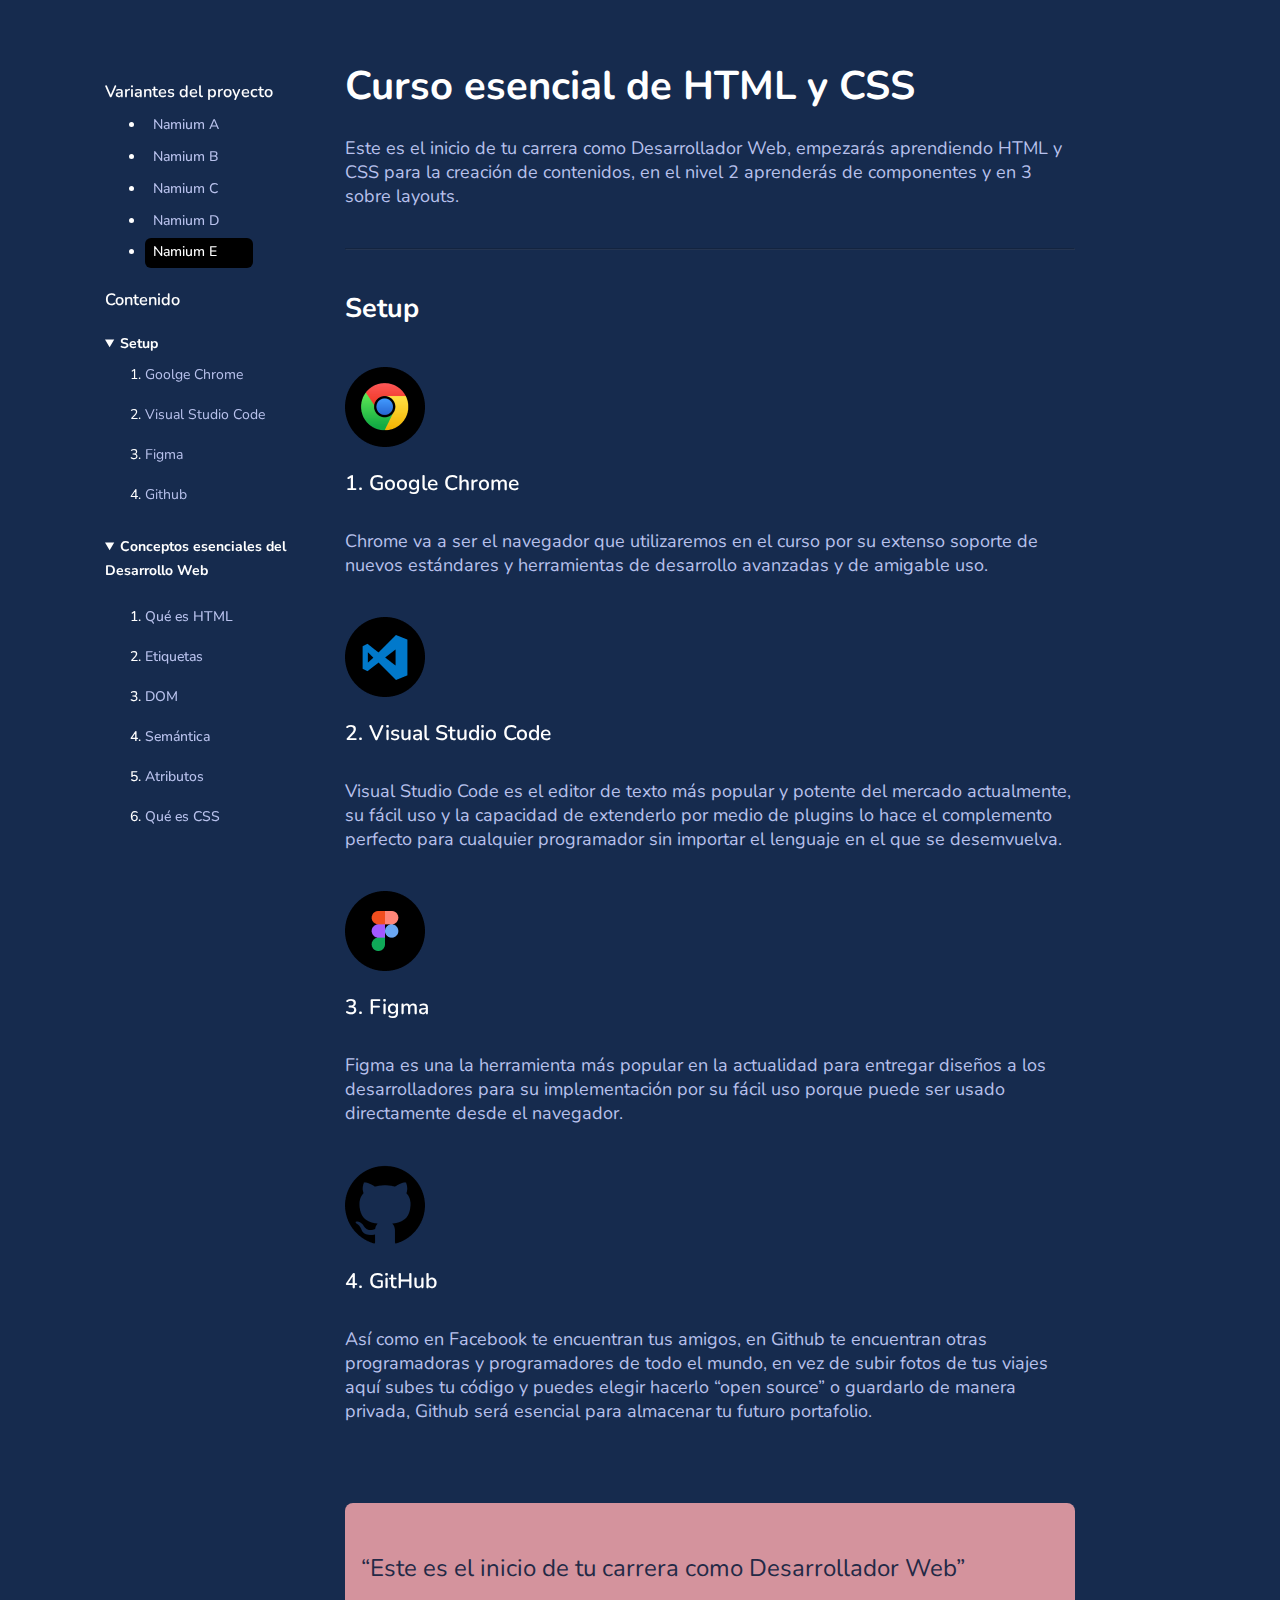
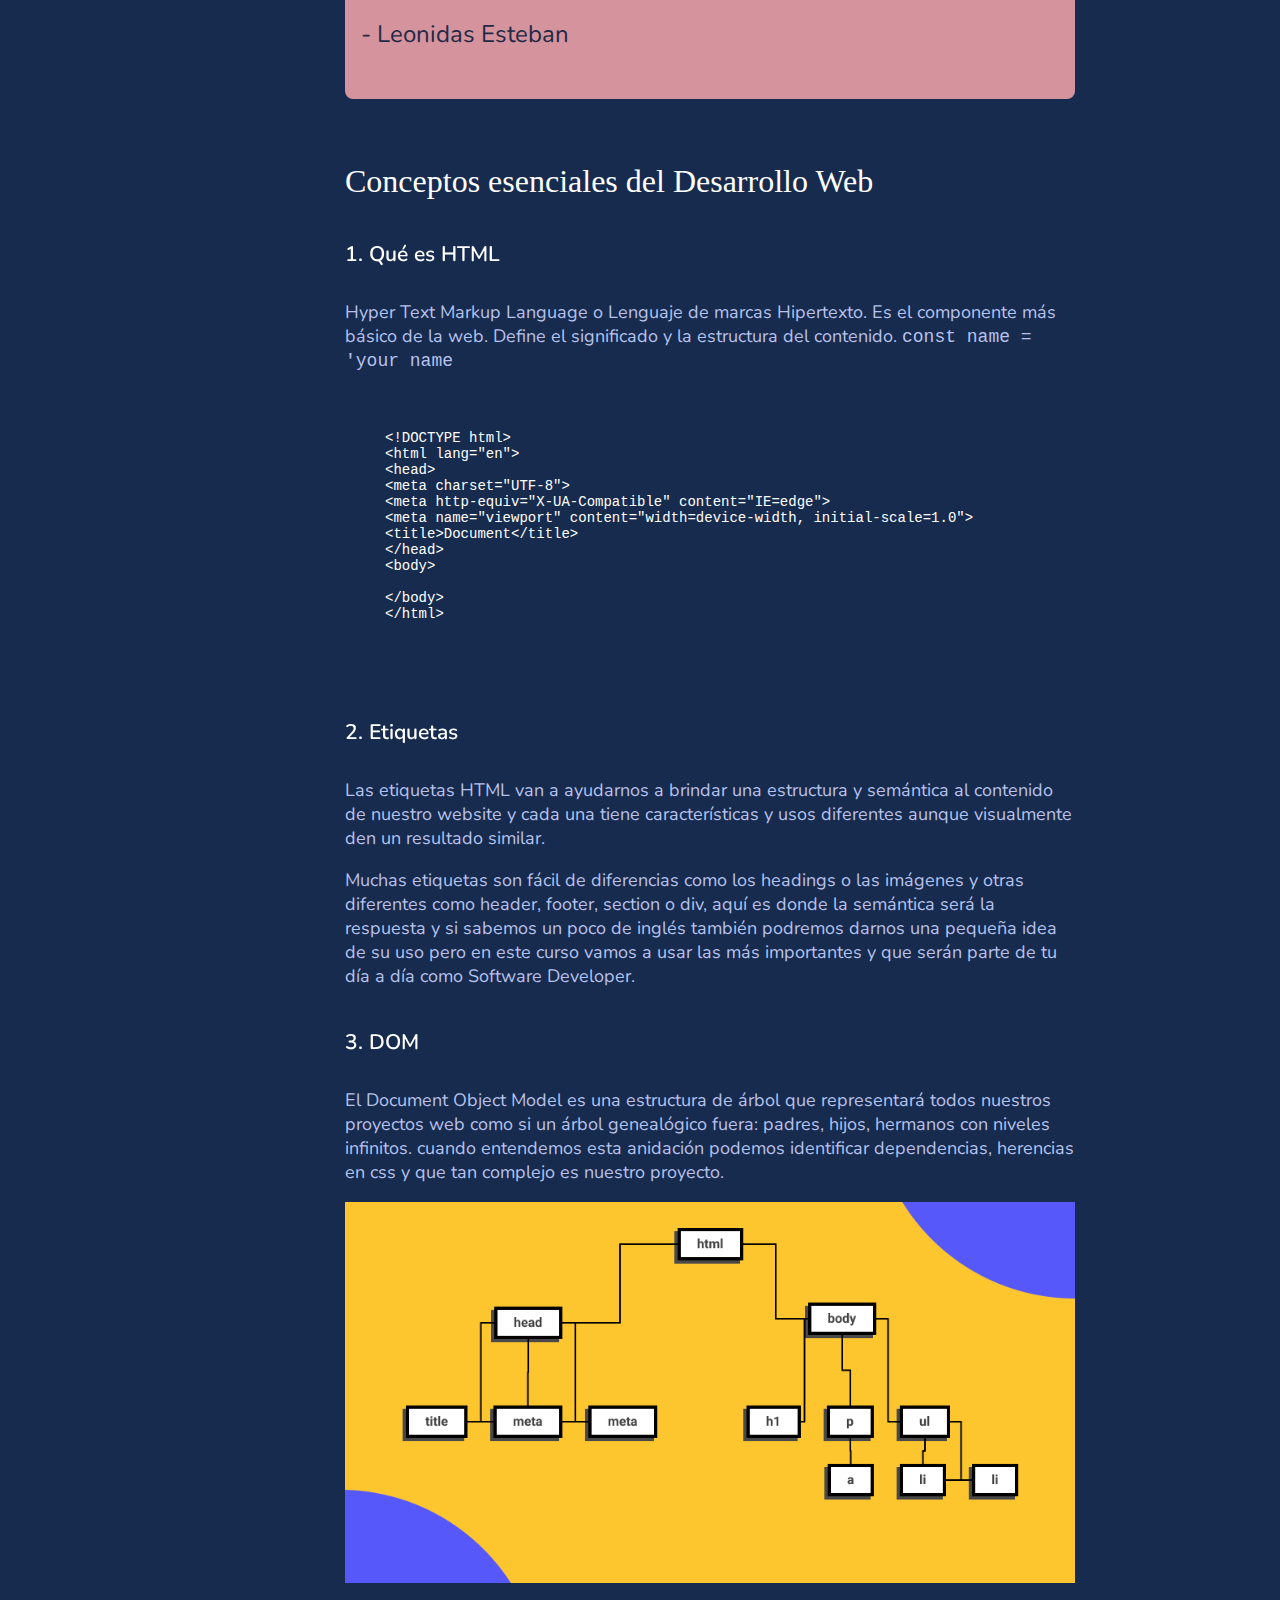
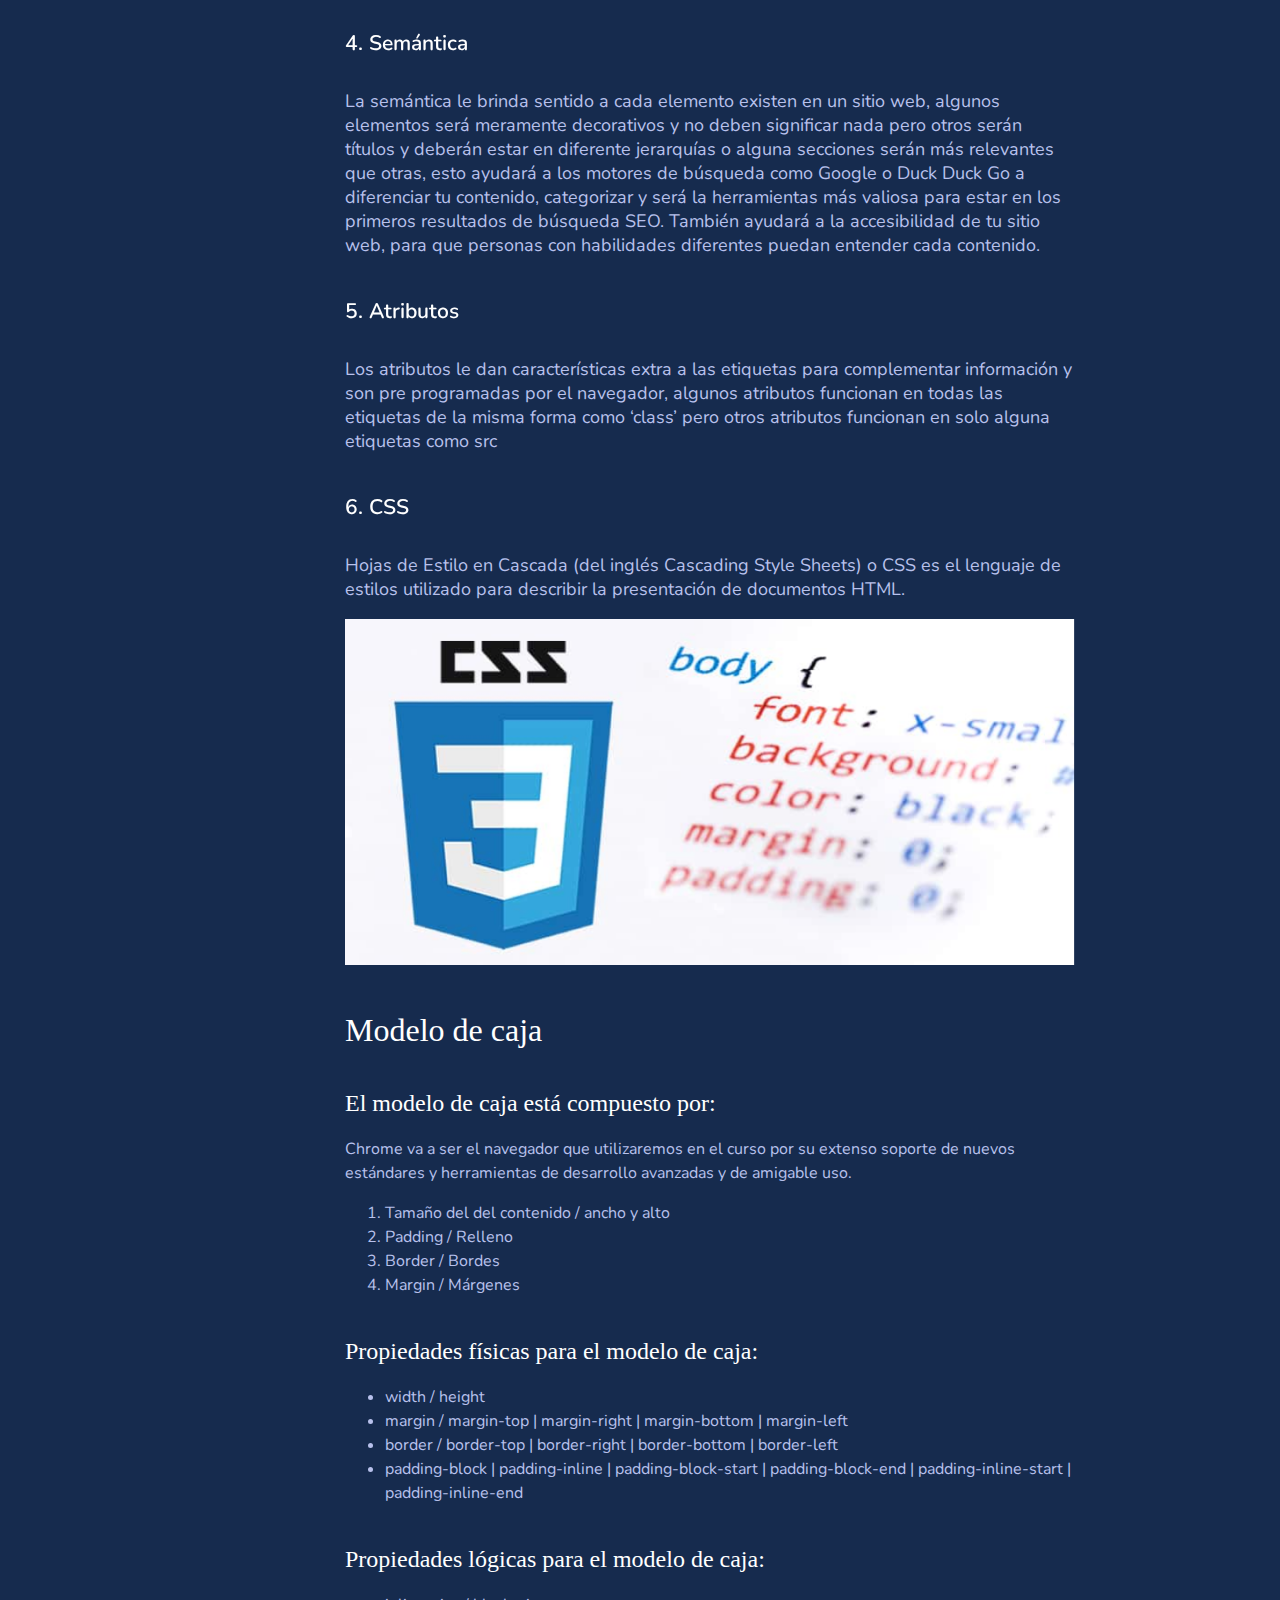
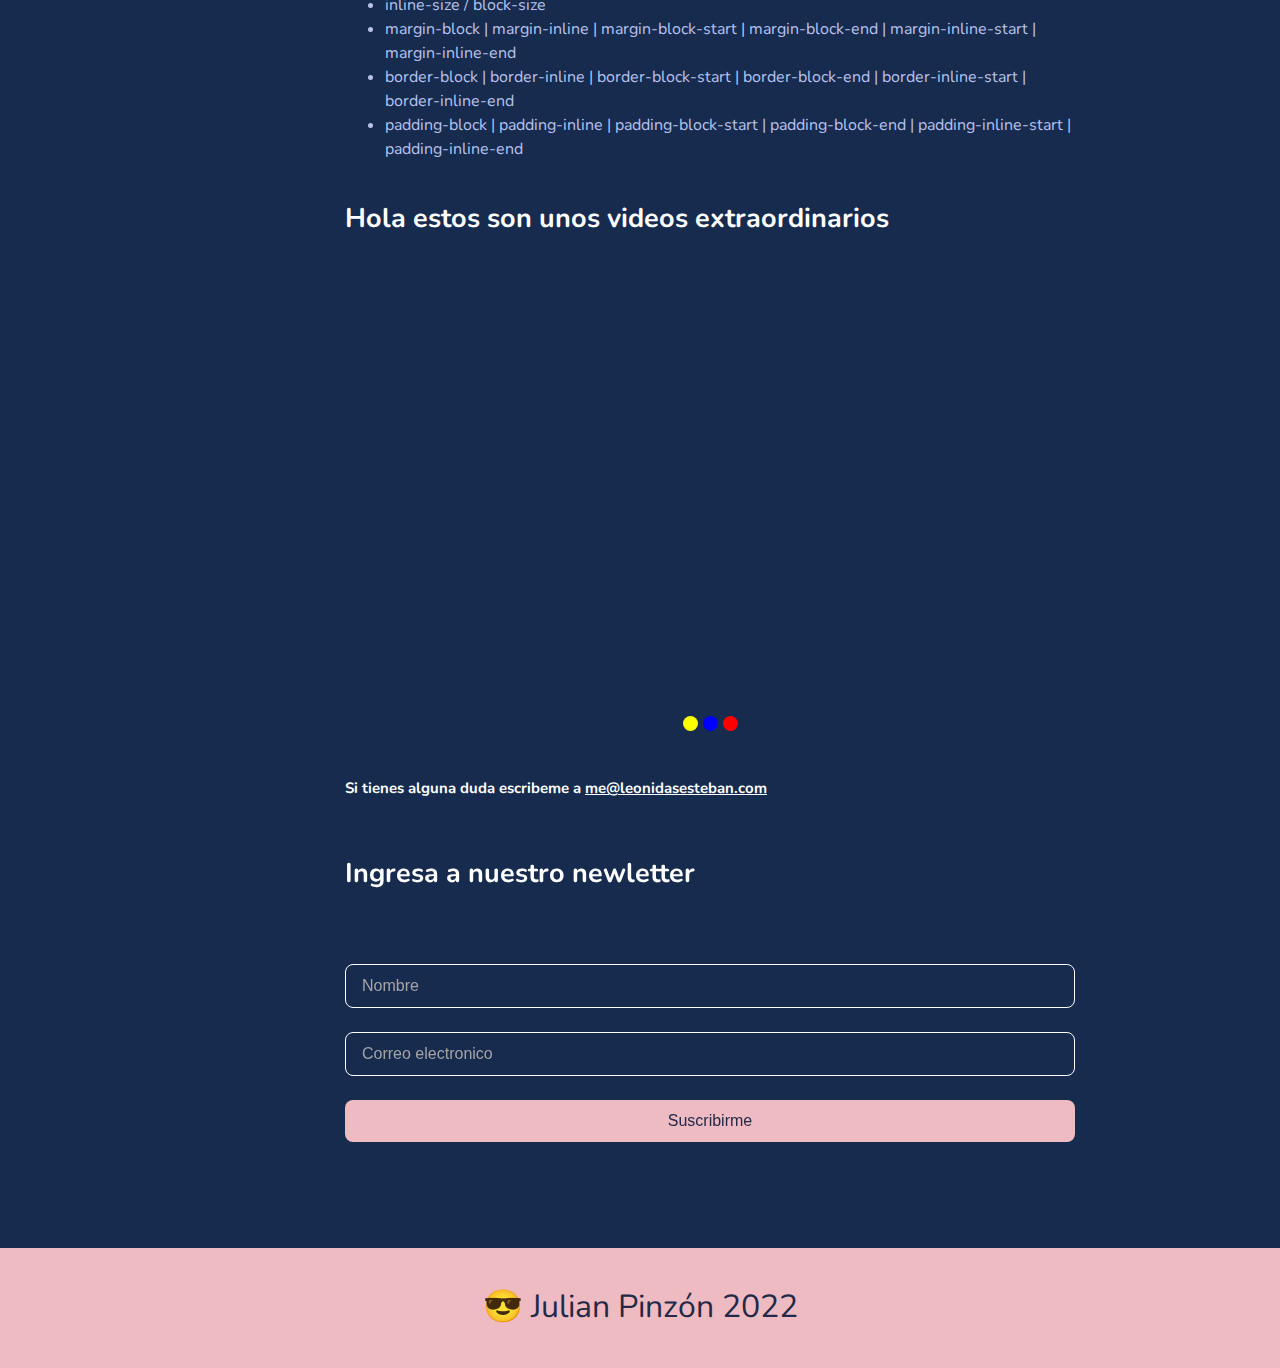
<file: theme-e.html>
<!DOCTYPE html>
<html lang="es">
    <head>
        <meta charset="UTF-8">
        <meta http-equiv="X-UA-Compatible" content="IE=edge">
        <meta name="viewport" content="width=device-width, initial-scale=1.0">
        <link rel="stylesheet" href="./css/theme-e.css">
        <link rel="preconnect" href="https://fonts.gstatic.com">
        <link rel="preconnect" href="https://fonts.gstatic.com">
        <link href="link rel="preconnect" href="https://fonts.googleapis.com">
        <link rel="preconnect" href="https://fonts.gstatic.com" crossorigin>
        <link href="https://fonts.googleapis.com/css2?family=Nunito:ital,wght@0,400;0,600,0,700;1,400;1,700&display=swap" rel="stylesheet">
        <title>El Blog de Julian</title>
        <meta property="og:title" content="Mi proyecto del Curso esencial de HTML y CSS" />
        <meta property="og:type" content="website" />
        <meta property="og:description" 
            content="Todo lo que necesitas saber en tu día día como Frontend." />
        <meta property="og:url" content="https://julianpinzon2018.github.io/html-css-esencial/" />
        <meta property="og:image" content="https://julianpinzon2018.github.io/html-css-esencial/images/dom.png" />
        <link rel="apple-touch-icon" sizes="57x57" href="./favicon/apple-icon-57x57.png">
        <link rel="apple-touch-icon" sizes="60x60" href="./favicon/apple-icon-60x60.png">
        <link rel="apple-touch-icon" sizes="72x72" href="./favicon/apple-icon-72x72.png">
        <link rel="apple-touch-icon" sizes="76x76" href="./favicon/apple-icon-76x76.png">
        <link rel="apple-touch-icon" sizes="114x114" href="./favicon/apple-icon-114x114.png">
        <link rel="apple-touch-icon" sizes="120x120" href="./favicon/apple-icon-120x120.png">
        <link rel="apple-touch-icon" sizes="144x144" href="./favicon/apple-icon-144x144.png">
        <link rel="apple-touch-icon" sizes="152x152" href="./favicon/apple-icon-152x152.png">
        <link rel="apple-touch-icon" sizes="180x180" href="./favicon/apple-icon-180x180.png">
        <link rel="icon" type="image/png" sizes="192x192"  href="./favicon/android-icon-192x192.png">
        <link rel="icon" type="image/png" sizes="32x32" href="./favicon/favicon-32x32.png">
        <link rel="icon" type="image/png" sizes="96x96" href="./favicon/favicon-96x96.png">
        <link rel="icon" type="image/png" sizes="16x16" href="./favicon/favicon-16x16.png">
        <link rel="manifest" href="./favicon/manifest.json">
        <meta name="msapplication-TileColor" content="#ffffff">
        <meta name="msapplication-TileImage" content="/ms-icon-144x144.png">
        <meta name="theme-color" content="#ffffff">
    </head>
    <body class="body">
        <div class="hero"></div>
        <div class="header">
            <div class="wrapper">
                <div class="header-content">
                    <header>
                        <nav>
                            <div class="nav1">
                                <h3>Variantes del proyecto</h3>
                                <ul class="variantes">
                                    <li><a href="./">Namium A</a></li>
                                    <li><a href="./theme-b.html">Namium B</a></li>
                                    <!-- style="margin-block-start: -15px;" -->
                                    <li><a href="./theme-c.html">Namium C</a></li>
                                    <li><a href="./theme-d.html">Namium D</a></li>
                                    <li style="margin-block-start: -15px;" class="selected"><a href="./theme-e.html">Namium E</a></li>
                                </ul>
                            </div>
                            <!-- <section class="nav-content"> -->
                                <div class="nav2">

                                
                                <h3>Contenido</h3>
                                <details open>
                                    <summary>
                                        Setup
                                    </summary>
                                    <ol class="contenido">
                                        <li>
                                            <a href="#google-chrome">
                                                Goolge Chrome
                                            </a> 
                                        </li>
                                        <li>
                                            <a href="#vsc">
                                                Visual Studio Code
                                            </a>
                                        </li>
                                        <li>
                                            <a href="#figma">
                                                Figma
                                            </a>
                                        </li>
                                        <li>
                                            <a href="#github">
                                                Github
                                            </a>
                                        </li>
                                    </ol>
                                </details>
                            </section>
                            <details open>
                                <summary>
                                    Conceptos esenciales del Desarrollo Web
                                </summary>
                                <ol class="consep">
                                    <li><a href="#html">Qué es HTML</a></li>
                                    <li><a href="#etiquetas">Etiquetas</a></li>
                                    <li><a href="#dom">DOM</a></li>
                                    <li><a href="#semantica">Semántica</a></li>
                                    <li><a href="#atributos">Atributos</a></li>
                                    <li><a href="#css">Qué es CSS</a></li>
                                </ol>
                            </details>
                        </div>
                        </nav>
                    </header>
                </div>
            </div>
        </div>
        <main class="main">
            <div class="wrapper">
                <div class="main-content">
                    <div class="section">
            <h1>Curso esencial de HTML y CSS</h1>
            <p>
            Este es el inicio de tu carrera como Desarrollador Web, empezarás aprendiendo HTML y CSS para la creación de contenidos, en el nivel 2 aprenderás de componentes y en 3 sobre layouts.
            </p>
            <hr>
                <section class="section1">
                    <h2>Setup</h2>
                    <img src="./images/google-chrome.png" alt="Logo de Google Chrome" title="Logo de Google Chrome">
                    <h3 style="width: 192px;" id="google-chrome">Google Chrome</h3>
                    <p>
                        Chrome va a ser el navegador que utilizaremos en el curso por su extenso soporte de nuevos estándares y herramientas de desarrollo avanzadas y de amigable uso.
                    </p>
                    <img src="./images/visual-studio-code.png" alt="Logo de Visual Studio Code" title="Logo de Visual Studio Code">
                    <h3 style="width: 228px;" id="vsc">Visual Studio Code</h3>
                    <p>
                        Visual Studio Code es el editor de texto más popular y potente del mercado actualmente, su fácil uso y la capacidad de extenderlo por medio de plugins lo hace el complemento perfecto para cualquier programador sin importar el lenguaje en el que se desemvuelva.
                    </p>
                    <img src="./images/figma.png" alt="Logo de Figma" title="Logo de Figma">
                    <h3 style="width:93px;" id="figma">Figma</h3>
                    <p>
                        Figma es una la herramienta más popular en la actualidad para entregar diseños a los desarrolladores para su implementación por su fácil uso porque puede ser usado directamente desde el navegador.
                    </p>
                    <img src="./images/github.png" alt="Logo de GitHub" title="Logo Github">
                    <h3 style="width: 100px;" id="github">GitHub</h3>
                    <p>
                        Así como en Facebook te encuentran tus amigos, en Github te encuentran otras programadoras y programadores de todo el mundo, en vez de subir fotos de tus viajes aquí subes tu código y puedes elegir hacerlo “open source” o guardarlo de manera privada, Github será esencial para almacenar tu futuro portafolio.
                    </p>
                </section>
            
                    <blockquote>
                        <p>
                            “Este es el inicio de tu carrera como Desarrollador Web”
                        </p>
                        <p>
                            <span>
                                Leonidas Esteban
                            </span>
                            
                        </p>
                    </blockquote>
            
                <section class="section2">        
                    <h2>Conceptos esenciales del Desarrollo Web</h2>
                    <h3 style="width: 171px;" id="html">Qué es HTML</h3>
                    <p>
                        Hyper Text Markup Language o Lenguaje de marcas Hipertexto. Es el componente más básico de la web. Define el significado y la estructura del contenido.   
                    <code>const name = 'your name</code>
                    </p>
                    <pre>
&lt;!DOCTYPE html&gt;
&lt;html lang=&quot;en&quot;&gt;
&lt;head&gt;
&lt;meta charset=&quot;UTF-8&quot;&gt;
&lt;meta http-equiv=&quot;X-UA-Compatible&quot; content=&quot;IE=edge&quot;&gt;
&lt;meta name=&quot;viewport&quot; content=&quot;width=device-width, initial-scale=1.0&quot;&gt;
&lt;title&gt;Document&lt;/title&gt;
&lt;/head&gt;
&lt;body&gt;    
        
&lt;/body&gt;
&lt;/html&gt;    
                    </pre>
                    <h3 style="width: 126px;" id="etiquetas">Etiquetas</h3>
                    </p>
                    <p>
                        Las etiquetas HTML van a ayudarnos a brindar una estructura y semántica al contenido de nuestro website y cada una tiene características y usos diferentes aunque visualmente den un resultado similar.
                    </p>
                    <p>
                        Muchas etiquetas son fácil de diferencias como los headings o las imágenes y otras diferentes como header, footer, section o div, aquí es donde la semántica será la respuesta y si sabemos un poco de inglés también podremos darnos una pequeña idea de su uso pero en este curso vamos a usar las más importantes y que serán parte de tu día a día como Software Developer.
                    </p>
                    <h3 style="width: 79px;" id="dom">DOM</h3>
                    <p>
                        El Document Object Model es una estructura de árbol que representará todos nuestros proyectos web como si un árbol genealógico fuera: padres, hijos, hermanos con niveles infinitos. cuando entendemos esta anidación podemos identificar dependencias, herencias en css y que tan complejo es nuestro proyecto.
                    </p>
                    <img src="./images/dom.png" alt="Estructura de árbol que representa al Document Object Model">
                    <h3 style="width: 140px;" id="semantica">Semántica</h3>
                    <p>
                        La semántica le brinda sentido a cada elemento existen en un sitio web, algunos elementos será meramente decorativos y no deben significar nada pero otros serán títulos y deberán estar en diferente jerarquías o alguna secciones serán más relevantes que otras, esto ayudará a los motores de búsqueda como Google o Duck Duck Go a diferenciar tu contenido, categorizar y será la herramientas más valiosa para estar en los primeros resultados de búsqueda SEO. También ayudará a la accesibilidad de tu sitio web, para que personas con habilidades diferentes puedan entender cada contenido.
                    </p>
                    <h3 style="width: 124px;" id="atributos">Atributos</h3>
                    <p>
                        Los atributos le dan características extra a las etiquetas para complementar información y son pre programadas por el navegador, algunos atributos funcionan en todas las etiquetas de la misma forma como ‘class’ pero otros atributos funcionan en solo alguna etiquetas como src
                    </p>
                    <h3 style="width: 70px;" id="css">CSS</h3>
                    <p>
                        Hojas de Estilo en Cascada (del inglés Cascading Style Sheets) o CSS es el lenguaje de estilos utilizado para describir la presentación de documentos HTML.
                    </p>
                    <img src="./images/image 5.png" alt="">
                </section>
            
                <div class="section3"> 
                <h2>Modelo de caja</h2>
                <h3>El modelo de caja está compuesto por:</h3>
                <p>
                    Chrome va a ser el navegador que utilizaremos en el curso por su extenso soporte de nuevos estándares y herramientas de desarrollo avanzadas y de amigable uso.
                </p>
                <ol>
                    <li>Tamaño del del contenido / ancho y alto</li>
                    <li>Padding / Relleno</li>
                    <li>Border / Bordes</li>
                    <li>Margin / Márgenes</li>
                </ol>
                <h3>Propiedades físicas para el modelo de caja:</h3>
                <ul>
                    <li>width / height</li>
                    <li>margin / margin-top | margin-right | margin-bottom | margin-left</li>
                    <li>border / border-top | border-right | border-bottom | border-left</li>
                    <li>padding-block | padding-inline | padding-block-start | padding-block-end | padding-inline-start | padding-inline-end</li>
                </ul>
                <h3>Propiedades lógicas para el modelo de caja:</h3>
                <ul>
                    <li>inline-size / block-size</li>
                    <li>margin-block | margin-inline | margin-block-start | margin-block-end | margin-inline-start | margin-inline-end</li>
                    <li>border-block | border-inline | border-block-start | border-block-end | border-inline-start | border-inline-end</li>
                    <li>padding-block | padding-inline | padding-block-start | padding-block-end | padding-inline-start | padding-inline-end</li>
                </ul>
            </div> 
            </div>
        </div>
        <div class="section4">
            <div class="set">
            <h2 style="padding: 16px;" >Hola estos son unos videos extraordinarios</h2>
            <div class="slider">
                <scroll-container class="slider-container">
                    <scroll-page class="slider-slide" id="video-1">
                        <iframe class="video" width="560" height="315" src="https://www.youtube.com/embed/CPK_IdHe1Yg" title="YouTube video player" frameborder="0" allow="accelerometer; autoplay; clipboard-write; encrypted-media; gyroscope; picture-in-picture" allowfullscreen></iframe>    
                    </scroll-page>
                    <scroll-page class="slider-slide" id="video-2">
                        <iframe class="video" width="560" height="315" src="https://www.youtube.com/embed/u14TZ3gg678" title="YouTube video player" frameborder="0" allow="accelerometer; autoplay; clipboard-write; encrypted-media; gyroscope; picture-in-picture" allowfullscreen></iframe>    
                    </scroll-page>
                    <scroll-page class="slider-slide" id="video-3">
                        <iframe class="video" width="560" height="315" src="https://www.youtube.com/embed/fPO76Jlnz6c" title="YouTube video player" frameborder="0" allow="accelerometer; autoplay; clipboard-write; encrypted-media; gyroscope; picture-in-picture" allowfullscreen></iframe>    
                    </scroll-page>
                </scroll-container>
                <div class="slider-bullet-list">
                    <a href="#video-1" class="slider-bullet1"></a>
                    <a href="#video-2" class="slider-bullet2"></a>
                    <a href="#video-3" class="slider-bullet3"></a>
                </div>
            </div>
        </div>
        </div>
        <div class="section5">
            <div class="set1">
            <h5 style="padding:16px;" >
                Si tienes alguna duda escribeme a
                <a href="mailto:me@leonidasesteban.com">me@leonidasesteban.com</a>
            </h5>
        </div>
        </div>
            <div class="section6">
                <div class="set2">
                <h2 style="padding: 16px;" >Ingresa a nuestro newletter</h2>
                <form style="padding: 16px;" action="#" class="form">
                    <input class="input1" type="text" required placeholder="Nombre">
                    <!-- <input type="date" required placeholder="Fecha de nacimiento"> -->
                    <input class="input2" type="email" required placeholder="Correo electronico">
                    <button>Suscribirme</button>
                    <!-- <input type="submit" value="Suscribirme"> -->
                </form>
            </div>
            </div>
        
        </div>
        <div class="hero2">
            <p>&#128526 Julian Pinzón 2022</p>
        </div>
</div>
</main>
    </body>
</html>
</file>
<file: css/style-logical.css>
@font-face {
    font-family: charter;
    src: url('../fonts/charter-regular.otf');
    font-style: normal;
    font-weight: 400;
}
      
@font-face {
    font-family: charter;
    src: url('../fonts/charter-italic.otf');
    font-style: italic;
    font-weight: 400;
}
      
@font-face {
    font-family: charter;
    src: url('../fonts/charter-bold.otf');
    font-style: normal;
    font-weight: bold;
}
      
@font-face {
    font-family: charter;
    src: url('../fonts/charter-bold-italic.otf');
    font-style: italic;
    font-weight: bold;    
}

:root {
    font-size: 18px;
    --gray50: #808080;
    --gray40: #424242;
    --gray30: #212121;
    --gray20: #212429;
    --gray10: #616161;
}
body {
    font-family: 'Roboto', sans-serif;
    margin: 0;
    box-sizing: border-box;
}

a {
    color: var(--gray30);
}

img {
    max-inline-size: 100%;
}
.hero {
    background-image: linear-gradient(to top, rgba(255, 255, 255, .3), transparent), url('../images/patron-1.png');
    margin: -10px;
    block-size: 50px;
}
  
html {
    scroll-behavior: smooth;
}
header {
    margin-block-start: 20px;
    font-family: 'Roboto';
    font-style: normal;
    font-weight: 500;
    font-size: 14px;
    color: var(--gray10);
    line-height: 24px;
    padding-inline: 16px;
    inset-inline-start: -100px;
    /* text-decoration: none; */
}
.header a {
    text-decoration: none;
}
.header-content {
    inset-block-start: 65px;
}
.wrapper {
    max-inline-size: 902px;
    margin: auto;
}
.main-content {
    padding-inline: 16px;
}
.variantes {
    margin-block-end: 20px;
    margin-inline-start: -20px;
}
.variantes li {
    margin-block: 12px;
    width: 72px;
    height: 20px;
    line-height: 0px;
    font-weight: 500;
    padding-inline-start: 8px;
}
ul .selected {
    background: #000000;
    width: 292px;
    height: 13px;
    padding-block-start: 14px;
    padding-block-end: 3px;
    border-radius: 6px;
}
.selected a {
    color: white;
    font-weight: 500;
    font-size: 14px;
    /* text-decoration: none; */
}
summary {
    font-size: 14px;
    line-height: 24px;
    width: 173px;
    height: 48px;
    font-weight: 700;
}

.contenido {
    margin-block-start: -25px;
    margin-block-end: 20px;
    color: var(--gray10);
    font-weight: 400;
    line-height: 14px;
}
.contenido li {
    padding-block: 8px;
    font-weight: 400;
}
.consep li {
    padding-block: 8px;
    line-height: 14px;
}
h1 {
    margin-block-start: 20px;
    margin-inline-end: 16px;
    font-size: 40px;
    line-height: 45px;
    color: var(--gray20);
    font-weight: bold;
}
hr {
    margin-block: 40px;
}
h2 {
    margin-block-end: 40px;
    font-weight: bold;
}
h3 {
    font-weight: 600;
    display: block;
    padding-block-end: 4px;
}
section {
    counter-reset: titleList;
}
section h3 {
    counter-increment: titleList;
    padding-block-end: 8px;
    margin-block-start: 16px;
    margin-block-end: 24px;
    padding-bottom: 8px;
    position: relative;
}
section h3::before {
    content: counter(titleList, decimal) '. ';
}
section h3::after {
    content: '';
    bottom: 0;
    left: 0;
    background: var(--gray30);
    display: inline-block;
    position: absolute;
    width: 100%;
    height: 4px;
}
.section1 p {
    margin-block-end: 40px;
}
blockquote {
    margin-block-start: 32px;
    margin-block-end: 64px;
    font-family: 'Roboto';
    font-style: normal;
    font-weight: 400;
    border-left: 3px solid red;
    font-size: 14px;
    line-height: 32px;
    margin-inline-start: 0;
    margin-inline-end: 0;
    padding-inline-start: 5px;
}
blockquote p {
    color: var(--gray40);
    width: 592px;
    height: 32px;
}
blockquote span {
    color: var(--gray10);
    width: 203px;
    height: 32px;
}
blockquote span::before {
    content: '-';
}
pre {
    background: #E5E5E5;
    padding: 40px;
    font-family: 'Roboto';
    line-height: 24px;
    overflow: auto;
}
.section2 {
    color: var(--gray40);
}
.section2 h2 {
    margin-block-end: 40px;
    color: var(--gray30);
    font-family: 'Roboto';
    font-style: normal;
    font-weight: 400;
    font-size: 32px;
    line-height: 38px;
}
.section2 h3 {
    margin-block-start: 40px;
    margin-block-end: 24px;
}
.section3 {
    margin-block-start: 40px;
    box-sizing: border-box;
    font-size: 16px;
    line-height: 24px;
    color: var(--gray40);
}
.section3 h2 {
    font-family: 'Roboto';
    font-style: normal;
    font-weight: 400;
    font-size: 32px;
    line-height: 38px;
    color: var(--gray20);
}
.section3 h3 {
    font-family: 'Roboto';
    font-style: normal;
    font-weight: 400;
    font-size: 24px;
    line-height: 28px;
    margin-block-start: 40px;
    margin-block-end: 16px;
}
.video {
    margin: 0;
    display: inline-block;
    width: 100%;
    height: auto;
    aspect-ratio: 16 / 9;
}
.section4 {
    max-inline-size: 902px;
    margin: auto;
}
.section5 {
    max-inline-size: 902px;
    margin: auto;
}
.section6 {
    max-inline-size: 902px;
    margin: auto;
    position: relative;
    padding-inline-end: 16px;
}
.slider-container {
    display: block;
    overflow-x: hidden;
    scroll-behavior: smooth;
    white-space: nowrap;
    font-size: 0;
    margin-inline: 16px;
}
.slider-bullet-list {
    text-align: center;
    margin-block-start: 10px;
}
.slider-bullet1 {
    display: inline-block;
    inline-size: 15px;
    block-size: 15px;
    background: yellow;
    border-radius: 50%;
    border: 1px solid blue;
}
.slider-bullet2 {
    display: inline-block;
    inline-size: 15px;
    block-size: 15px;
    background: blue;
    border-radius: 50%;
    border: 1px solid red;
}
.slider-bullet3 {
    display: inline-block;
    inline-size: 15px;
    block-size: 15px;
    background: red;
    border-radius: 50%;
    border: 1px solid blue;
}
.form input {
    display: inline;
    border-radius: 90px;
    height: 10px;
    width: 30%;
    inset-block-end: 5px;
    padding: 12px 16px;
    font-size: 16px;
    border: 5px solid powderblue;
}
.input1 {
    position: absolute;
    inset-inline-start: 16px;
}
.input2 {
    position: absolute;
    inset-inline-end: 16px;
}
button {
    position: absolute;
    /* inset-inline-end: 21px */
    max-inline-size: 118px;
    margin: auto;
    inset-inline: 14px;
    border-radius: 90px;
    inset-block-start: 173px;
    height: 48px;
    width: 110px;
    padding-block: 12px;
    padding-inline-start: 11px;
    padding-inline-end: 16px;
    background: #000000;
    color: white;
    font-size: 16px;
}
.hero2 {
    background-color: var(--gray20);
    inset-block-start: 100%;
    margin-block-start: 90px;
    position: relative;
    height: 120px;
    }
.hero2 p {
    padding-block: 40px;
    font-size: 32px;
    line-height: 38px;
    width: 100%;
    color: white;
    text-align: center;
}

@media screen and (min-width: 700px) {
        .header {
            position: sticky;
            inset-block-start: -55px;
        }
        .header-content {
            position: relative;
            inset-block-start: 45px;
        }
        header {
            position: absolute;
            inline-size: 230px;
        }
        .hero {
            block-size: 350px;
        }
        h1 {
            margin-block-start: 64px;
            font-size: 60px;
            line-height: 70px;
        }
       
        .contenido {
            line-height: 24px;
        }
        .consep li {
            line-height: 24px;
        }
        .header a {
            text-decoration: none;
        }
        .main-content {
            margin-inline-start: 140px;
        }
        .set {
            margin-inline-start: 140px;
        }
        .set1 {
            margin-inline-start: 140px;
        }
        .set2 {
            margin-inline-start: 140px;
        }
        .input1 {
            margin-inline-start: 140px;
        }
        blockquote {
            border-left: 5px solid red  ;
            font-size: 24px;
            padding-inline-start: 16px;
        }

        .form input {
            display: inline;
            border-radius: 90px;
            height: 30px;
            width: 35%;
            inset-block-end: 0;
            padding: 12px 16px;
            font-size: 16px;
            border: 5px solid powderblue;
        }
        .input1 {
            position: absolute;
            inset-inline-start: 16px;
        }
        .input2 {
            position: absolute;
            inset-inline-end: 16px;
        }
        button {
            position: absolute;
            inset-inline-start: 158px;
            border-radius: 90px;
            inset-block-start: 143px;
            max-inline-size: 118px;
            margin: auto;

            height: 56px;
            width: 110px;
            padding-block: 12px;
            padding-inline-start: 11px;
            padding-inline-end: 16px;
            background: #000000;
            color: white;
            font-size: 16px;
        }
        .variantes {
            margin-inline-start: 0;
            margin-block-end: 20px;
        }
        ul .selected {
            width: 100px;
        }   
        
}
</file>
<file: css/theme-b.css>
@font-face {
    font-family: charter;
    src: url('../fonts/charter-regular.otf');
    font-style: normal;
    font-weight: 400;
}
      
@font-face {
    font-family: charter;
    src: url('../fonts/charter-italic.otf');
    font-style: italic;
    font-weight: 400;
}
      
@font-face {
    font-family: charter;
    src: url('../fonts/charter-bold.otf');
    font-style: normal;
    font-weight: bold;
}
      
@font-face {
    font-family: charter;
    src: url('../fonts/charter-bold-italic.otf');
    font-style: italic;
    font-weight: bold;    
}

:root {
     font-size: 18px;
    --white30: white;
    --white20: #A5A3A5;
    --white10: #3A3539;
}
body {
    color: var(--white30);
    font-family: 'Nunito', sans-serif;
    background: #251F24;
    margin: 0;
}
a {
    color: var(--white30);
}
img {
    max-inline-size: 100%;
}
.hero {
    background: linear-gradient(96.07deg, #314755 30.63%, #26A0DA 102.18%);
    block-size: 50px;
    margin: -10px;
}
html {
    scroll-behavior: smooth;
}
header {
    font-size: 14px;
    color: var(--white30);
    font-style: normal;
    font-weight: 500;
    margin-block-start: 20px;
    line-height: 24px;
    padding-inline: 16px;
    inset-inline-start: -100px;
}
header li {
    color: var(--white20);
}
header a {
    color: var(--white20);
    text-decoration: none;
}
header a:hover{
    color: var(--white30);
}
nav details summary {
    font-weight: bold;
}
.header-content {
    inset-block-start: 65px;
}
.wrapper {
    max-inline-size: 902px;
    margin: auto;
}
.main-content {
    padding-inline: 16px;
}
.variantes {
    margin-block-end: 20px;
    margin-inline-start: -20px;
}
.variantes li {
    margin-block: 12px;
    width: 72px;
    height: 20px;
    line-height: 0px;
    font-weight: 500;
    padding-inline-start: 8px;
}
ul .selected {
    background: #000000;
    width: 295px;
    height: 13px;
    padding-block-start: 14px;
    padding-block-end: 3px;
    border-radius: 6px;
}
.selected a {
    color: white;
    font-weight: 500;
    font-size: 14px;
}
summary {
    font-size: 14px;
    line-height: 24px;
    width: 193px;
    height: 48px;
    font-weight: 700;
}
hr {
    margin-block: 40px;
    border-color: rgba(97, 97, 97, 0.2);
}
.contenido {
    margin-block-start: -25px;
    margin-block-end: 20px;
    color: var(--gray10);
    font-weight: 400;
    line-height: 14px;
}
.contenido li {
    padding-block: 8px;
    font-weight: 400;
}
.consep li {
    padding-block: 8px;
    line-height: 14px;
}
h1 {
    font-size: 24px;
    line-height: 33px;
    margin-block-start: 20px;
    margin-inline-end: 16px;
    color: var(--gray20);
    font-weight: bold;
}
hr {
    margin-block: 40px;
}
h2 {
    margin-block-end: 40px;
    font-weight: bold;
}
h3 {
    font-weight: 600;
    display: block;
    padding-block-end: 4px;
}
section {
    counter-reset: titleList;
}
section h3 {
    counter-increment: titleList;
    padding-block-end: 8px;
    margin-block-start: 16px;
    margin-block-end: 24px;
    padding-bottom: 8px;
    position: relative;
}
section h3::before {
    content: counter(titleList, decimal) '. ';
}
section h3::after {
    content: '';
    bottom: 0;
    left: 0;
    background: var(--gray30);
    display: inline-block;
    position: absolute;
    width: 100%;
    height: 4px;
}
.section1 p {
    margin-block-end: 40px;
}
blockquote {
    margin-block-start: 80px;
    margin-block-end: 63px;
    background-color: var(--white10);
    border-radius: 8px;
    line-height: 42px;
    font-size: 24px;
    padding-inline-start: 24px;
    padding-inline-end: 24px;
    padding-block-start: 20px;
    padding-block-end: 20px;
}
blockquote p {
    color: var(--white30);
    /* width: 592px;
    height: 32px; */
}
blockquote span {
    color: var(--gray10);
    /* width: 203px;
    height: 32px; */
}
blockquote span::before {
    content: '-';
}
.main hr{
    display: none;
}
pre {
    background: var(--white10);
    padding: 40px;
    overflow: auto;
    border-radius: 8px;
    border: 10px solid red;
    border-left: 5px solid blue;
    border-inline-start: 5px solid white;
    border-block-end: 20px solid pink;
    border-inline-end: 5px solid green;
    border-block-start-color: blue ;
    border: 10px solid #5551FF;
    box-shadow: -10px 10px 0 0 #ABAAF6;
    overflow: auto;
}
p {
    color: var(--white20);
}
.section2 {
    color: var(--gray40);
}
.section2 h2 {
    margin-block-end: 40px;
    color: var(--gray30);
    font-family: 'Roboto';
    font-style: normal;
    font-weight: 400;
    font-size: 32px;
    line-height: 38px;
}
.section2 h3 {
    margin-block-start: 40px;
    margin-block-end: 24px;
}
.section3 {
    margin-block-start: 40px;
    box-sizing: border-box;
    font-size: 16px;
    line-height: 24px;
    color: var(--gray40);
}
.section3 h2 {
    font-family: 'Roboto';
    font-style: normal;
    font-weight: 400;
    font-size: 32px;
    line-height: 38px;
    color: var(--gray20);
}
.section3 h3 {
    font-family: 'Roboto';
    font-style: normal;
    font-weight: 400;
    font-size: 24px;
    line-height: 28px;
    margin-block-start: 40px;
    margin-block-end: 16px;
}
.video {
    margin: 0;
    display: inline-block;
    width: 100%;
    height: auto;
    aspect-ratio: 16 / 9;
}
.section4 {
    max-inline-size: 902px;
    margin: auto;
}
.section5 {
    max-inline-size: 902px;
    margin: auto;
}
.section6 {
    max-inline-size: 902px;
    margin: auto;
    position: relative;
    /* padding-inline-end: 16px; */
}
.slider-container {
    display: block;
    overflow-x: hidden;
    scroll-behavior: smooth;
    white-space: nowrap;
    font-size: 0;
    margin-inline: 16px;
}
.slider-bullet-list {
    text-align: center;
    margin-block-start: 10px;
}
.slider-bullet1 {
    display: inline-block;
    inline-size: 15px;
    block-size: 15px;
    background: yellow;
    border-radius: 50%;
    /* border: 1px solid blue; */
}
.slider-bullet2 {
    display: inline-block;
    inline-size: 15px;
    block-size: 15px;
    background: blue;
    border-radius: 50%;
    /* border: 1px solid red; */
}
.slider-bullet3 {
    display: inline-block;
    inline-size: 15px;
    block-size: 15px;
    background: red;
    border-radius: 50%;
    /* border: 1px solid blue; */
}
/* .form {
    margin: 0;
} */
.form input{
    inline-size: 100%;
    border: 1px solid var(--white30);
    background: #251F24;
    box-sizing: border-box;
    border-radius: 8px;
    padding-block: 12px;
    color: var(--white30);
    font-size: 16px;
    display: block;
    margin-block-end: 24px;
}
button {
    background: #157EFB;
    inline-size: 100%;
    border: none;
    box-sizing: border-box;
    border-radius: 8px;
    padding-block: 12px;
    color: var(--white30);
    font-size: 16px;   
    display: block;
    /* margin-block-end: 24px; */
}
.form input::-webkit-input-placeholder {
    color: var(--white20);
}
.hero2 {
    background-color: white;
    inset-block-start: 100%;
    margin-block-start: 90px;
    position: relative;
    height: 120px;
    }
.hero2 p {
    padding-block: 40px;
    font-size: 32px;
    line-height: 38px;
    width: 100%;
    color: #251F24;
    text-align: center;
}
@media screen and (min-width: 700px) {
        .header {
            position: sticky;
            inset-block-start: -55px;
        }
        .header-content {
            position: relative;
            inset-block-start: 45px;
        }
        header {
            color: var(--white30);
            position: absolute;
            inline-size: 230px;
        }
        .hero {
            block-size: 350px;
        }
        h1 {
            margin-block-start: 64px;
            font-size: 60px;
            line-height: 70px;
        }
            .contenido {
            line-height: 24px;
        }
        .consep li {
            line-height: 24px;
        }
        .header a {
            text-decoration: none;
        }
        .main-content {
            margin-inline-start: 140px;
        }
        .set {
            margin-inline-start: 140px;
        }
        .set1 {
            margin-inline-start: 140px;
        }
        .set2 {
            margin-inline-start: 140px;
        }
        blockquote {
            border-left: 5px solid red  ;
            font-size: 24px;
            padding-inline-start: 16px;
        }
        .variantes {
            margin-inline-start: 0;
            margin-block-end: 20px;
        }
        ul .selected {
            width: 100px;
        }  
    }
</file>
<file: css/theme-c.css>
@font-face {
    font-family: charter;
    src: url('../fonts/charter-regular.otf');
    font-style: normal;
    font-weight: 400;
}
@font-face {
    font-family: charter;
    src: url('../fonts/charter-italic.otf');
    font-style: italic;
    font-weight: 400;
}
      
@font-face {
    font-family: charter;
    src: url('../fonts/charter-bold.otf');
    font-style: normal;
    font-weight: bold;
}    
@font-face {
    font-family: charter;
    src: url('../fonts/charter-bold-italic.otf');
    font-style: italic;
    font-weight: bold;    
}
:root {
    font-size: 16px;
    --gray50: #808080;
    --gray40: #424242;
    --gray30: #212121;
    --gray20: #212429;
    --gray10: #616161;
}
body {
    font-family: 'Roboto', sans-serif;
    box-sizing: border-box;
    margin-block-start: 40px;
    /* text-align: center; */
}
a {
    color: var(--gray30);
}
img {
    max-inline-size: 100%;
}
html {
    scroll-behavior: smooth;
}
.hola   {
    margin-inline: 0;
    margin-block-end: 0;
}
header {
    margin-block-start: 64px;
    font-family: 'Roboto';
    font-style: normal;
    font-weight: 500;
    font-size: 14px;
    color: var(--gray10);
    line-height: 24px;
    padding-inline: 16px;
    margin-inline: 16px;
}
.header a {
    text-decoration: none;
}
.nav {
    width: 328px;
    height: 180px;
    margin-block-end: 40px;
    /* margin-inline-end: 80px; */
}
.nav2 {
    width: 280px;
    height: 445px;
}
main {
    margin-inline: 16px;
}
.main-content {
    padding-inline: 16px;
}
.variantes {
    margin-inline-start: -25px;
}
.variantes li {
    margin-block: 12px;
    width: 72px;
    height: 20px;
    line-height: 0px;
    font-weight: 500;
    padding-inline-start: 8px;
}
ul .selected {
    background: #000000;
    width: 275px;
    height: 13px;
    padding-block-start: 14px;
    padding-block-end: 3px;
    border-radius: 6px;
}
.selected a {
    color: white;
    font-weight: 500;
    font-size: 14px;
    
}
summary {
    font-size: 14px;
    line-height: 24px;
    font-weight: 700;
}
.con {
    margin-inline-start: 2px;
    border-inline-start: 5px solid red;
    padding-inline-start: 10px;
}
.contenido {
    margin-block-start: 15px;
    margin-block-end: 20px;
    color: var(--gray10);
    font-weight: 400;
    line-height: 14px;
    margin-inline-start: -20px;
}
.contenido li {
    padding-block: 8px;
    font-weight: 400;
}
.consep li {
    padding-block: 8px;
    line-height: 14px;
}
h1 {
    font-size: 32px;
    line-height: 38px;
    color: var(--gray20);
    font-weight: bold;
    padding-inline: 16px;
    margin-inline: 16px;
}
h1 + p {
    padding-inline: 16px;
    margin-inline: 16px;
}
hr {
    color: var(--gray10);
    display: block;
    margin-block-start: 64px;
    margin-block-end: 64px;
}
h2 {
    margin-block-end: 40px;
    font-weight: bold;
}
h3 {
    font-weight: 600;
    display: block;
    padding-block-end: 4px;
}
section {
    counter-reset: titleList;
}
section h3 {
    counter-increment: titleList;
    padding-block-end: 8px;
    margin-block-start: 16px;
    margin-block-end: 24px;
    padding-bottom: 8px;
    position: relative;
}
section h3::before {
    content: counter(titleList, decimal) '. ';
}
section h3::after {
    content: '';
    bottom: 0;
    left: 0;
    background: var(--gray30);
    display: inline-block;
    position: absolute;
    width: 100%;
    height: 4px;
}
.section1 p {
    margin-block-end: 40px;
}
blockquote {
    margin-block-start: 32px;
    margin-block-end: 64px;
    font-family: 'Roboto';
    font-style: normal;
    font-weight: 400;
    border-left: 3px solid red;
    font-size: 14px;
    line-height: 32px;
    margin-inline-start: 0;
    margin-inline-end: 0;
    padding-inline-start: 5px;
}
blockquote p {
    color: var(--gray40);
    width: 592px;
    height: 32px;
}
blockquote span {
    color: var(--gray10);
    width: 203px;
    height: 32px;
}
blockquote span::before {
    content: '-';
}
pre {
    background: #FEC62E;
    padding: 40px;
    font-family: 'Roboto';
    line-height: 24px;
    overflow: auto;
}
.section2 {
    color: var(--gray40);
}
.section2 h2 {
    margin-block-end: 40px;
    color: var(--gray30);
    font-family: 'Roboto';
    font-style: normal;
    font-weight: 400;
    font-size: 32px;
    line-height: 38px;
}
.section2 h3 {
    margin-block-start: 40px;
    margin-block-end: 24px;
}
.section3 {
    margin-block-start: 40px;
    box-sizing: border-box;
    font-size: 16px;
    line-height: 24px;
    color: var(--gray40);
}
.section3 h2 {
    font-family: 'Roboto';
    font-style: normal;
    font-weight: 400;
    font-size: 32px;
    line-height: 38px;
    color: var(--gray20);
}
.section3 h3 {
    font-family: 'Roboto';
    font-style: normal;
    font-weight: 400;
    font-size: 24px;
    line-height: 28px;
    margin-block-start: 40px;
    margin-block-end: 16px;
}
.video {
    margin: 0;
    display: inline-block;
    width: 100%;
    height: auto;
    aspect-ratio: 16 / 9;
}

.section6 {
    position: relative;
    padding-inline-end: 16px;
}
.slider-container {
    display: block;
    overflow-x: hidden;
    scroll-behavior: smooth;
    white-space: nowrap;
    font-size: 0;
    margin-inline: 16px;
}
.slider-bullet-list {
    text-align: center;
    margin-block-start: 10px;
}
.slider-bullet1 {
    display: inline-block;
    inline-size: 15px;
    block-size: 15px;
    background: blue;
    border-radius: 50%;
}
.slider-bullet2 {
    display: inline-block;
    inline-size: 15px;
    block-size: 15px;
    background: yellow;
    border-radius: 50%;
}
.slider-bullet3 {
    display: inline-block;
    inline-size: 15px;
    block-size: 15px;
    background: red;
    border-radius: 50%;
}
.form input {
    display: inline;
    border-radius: 90px;
    height: 15px;
    width: 65%;
    inset-block-end: 10px;
    padding: 12px 16px;
    font-size: 16px;
    border: 5px solid powderblue;
}
.input1 {
    position: absolute;
    inset-inline-start: 16px;
}
.input2 {
    position: absolute;
    inset-inline-end: 16px;
    inset-inline-start: 16px;
    inset-block-start: 170px;
}
button {
    position: absolute;
    border-radius: 90px;
    inset-block-start: 173px;
    inset-inline-start: 168px;
    height: 42px;
    width: 110px;
    padding-block-start: 2px;
    padding-block-end: 14;
    padding-inline-start: 11px;
    padding-inline-end: 16px;
    background: #000000;
    color: white;
    font-size: 16px;
}
.hero2 {
    background-color: var(--gray20);
    inset-block-start: 100%;
    margin-block-start: 120px;
    position: relative;
    height: 120px;
    width: 100%;
    margin-block-end: -8px;
    margin-inline: 0;
    }
.hero2 p {
    padding-block: 40px;
    font-size: 32px;
    line-height: 38px;
    width: 100%;
    color: white;
    text-align: center;
}

@media screen and (min-width: 700px) {
        h1 {
            margin-block-start: 64px;
            font-size: 60px;
            line-height: 70px;
        }
        .variantes {
            margin-block-end: 20px;
        }
        .contenido {
            line-height: 24px;
        }
        .consep li {
            line-height: 24px;
        }
        blockquote {
            border-left: 5px solid red  ;
            font-size: 24px;
            padding-inline-start: 16px;
        }
        .hola   {
            margin-inline: 200px;
            margin-block-end: 105px;
        }
        main {
            margin-inline: 200px;
        }
        .form input {          
            height: 30px;
            width: 35%;
            inset-block-end: 5px;
        }
        .input1 {
            position: absolute;
            inset-inline-start: 16px;
        }
        .input2 {
            position: absolute;
            inset-inline-end: 16px;
            inset-inline-start: 16px;
            inset-block-start: 150px;
        }
        button {
            inset-block-start: 154px;
            inset-inline-start: 464px;
            height: 56px;
            padding-block-start: 12px;
            padding-block-end: 12px;
        }
        h1 {
            font-size: 40px;
            line-height: 45px;
        }
        body {
            margin-block-start: 80px;
        }
        .nav {
            width: 280px;
            height: 240px;
            margin-block-end: 104px;
        }
        .nav2 {
            height: 512px;
        }
        .hola {
            margin-block-end: 104px;
        }
        .variantes {
            margin-inline-start: 0;
        }
        ul .selected {
            width: 100px;
        }    
}
</file>
<file: css/theme-d.css>
@font-face {
    font-family: charter;
    src: url('../fonts/charter-regular.otf');
    font-style: normal;
    font-weight: 400;
}
      
@font-face {
    font-family: charter;
    src: url('../fonts/charter-italic.otf');
    font-style: italic;
    font-weight: 400;
}
      
@font-face {
    font-family: charter;
    src: url('../fonts/charter-bold.otf');
    font-style: normal;
    font-weight: bold;
}
      
@font-face {
    font-family: charter;
    src: url('../fonts/charter-bold-italic.otf');
    font-style: italic;
    font-weight: bold;    
}

:root {
    font-size: 18px;
    --gray50: #808080;
    --gray40: #424242;
    --gray30: #212121;
    --gray20: #212429;
    --gray10: #616161;
}
body {
    font-family: 'Roboto', sans-serif;
    margin: 0;
    box-sizing: border-box;
    /* text-align: center; */
}

a {
    color: var(--gray30);
}

img {
    max-inline-size: 100%;
    /* display:inline-block; */
}
.hero {
    background: linear-gradient(274.51deg, rgba(74, 0, 224, 0.6) 5%, rgba(142, 45, 226, 0.5) 130.61%), url(../images/backgroung.png);
    margin: -10px;
    block-size: 50px;
}
  
html {
    scroll-behavior: smooth;
}
header {
    margin-block-start: 20px;
    font-family: 'Roboto';
    font-style: normal;
    font-weight: 500;
    font-size: 14px;
    color: var(--gray10);
    line-height: 24px;
    padding-inline: 16px;
    inset-inline-end: -70px;
    /* text-decoration: none; */
}
.header a {
    text-decoration: none;
}
.header-content {
    inset-block-start: 65px;
}
.wrapper {
    max-inline-size: 1200px;
    margin: auto;
    /* text-align: center; */
}
.section1 {
    margin: auto;
    text-align: center;
}
.main-content {
    padding-inline: 16px;
    /* text-align: center; */
}
.variantes {
    margin-block-end: 20px;
}
.variantes li {
    margin-block: 12px;
    width: 72px;
    height: 20px;
    line-height: 0px;
    font-weight: 500;
    padding-inline-start: 8px;
}
ul .selected {
    background: #000000;
    width: 100px;
    height: 13px;
    padding-block-start: 14px;
    padding-block-end: 3px;
    border-radius: 6px;
}
.selected a {
    color: white;
    font-weight: 500;
    font-size: 14px;
}
summary {
    font-size: 14px;
    line-height: 24px;
    width: 153px;
    height: 48px;
    font-weight: 700;
}

.contenido {
    margin-block-start: -25px;
    margin-block-end: 20px;
    color: var(--gray10);
    font-weight: 400;
    line-height: 14px;
}
.contenido li {
    padding-block: 8px;
    font-weight: 400;
}
.consep li {
    padding-block: 8px;
    line-height: 14px;
}
h1 {
    margin-block-start: 20px;
    margin-inline-end: 16px;
    font-size: 40px;
    line-height: 45px;
    color: var(--gray20);
    font-weight: bold;
    text-align: center;
}
h1 + p {
    text-align: center;
}
hr {
    margin-block: 40px;
}
h2 {
    margin-block-end: 40px;
    font-weight: bold;
}
h3 {
    font-weight: 600;
    display: block;
    padding-block-end: 4px;
}

section {
    counter-reset: titleList;
}
section h3 {
    counter-increment: titleList;
    padding-block-end: 8px;
    margin-block-start: 16px;
    margin-block-end: 24px;
    padding-bottom: 8px;
    position: relative;
    display: inline-block;
}
section h3::before {
    content: counter(titleList, decimal) '. ';
}
section h3::after {
    content: '';
    bottom: 0;
    left: 0;
    background: var(--gray30);
    display: inline-block;
    position: absolute;
    width: 100%;
    height: 4px;
}
.section1 p {
    margin-block-end: 40px;
}
.section1 img {
    display: block;
    margin-inline: auto;
    /* margin-block-end: 90px; */
}
blockquote {
    margin-block-start: 32px;
    margin-block-end: 64px;
    font-family: 'Roboto';
    font-style: normal;
    font-weight: 400;
    border-left: 3px solid red;
    font-size: 14px;
    line-height: 32px;
    margin-inline: 30px;
    padding-inline-start: 5px;
    width: 570px;
    display: inline-block;
    /* margin-inline: 200px; */
    box-sizing: border-box;
    margin: 0;

    display: inline-block;
    height: 100px;
}
blockquote p {
    color: var(--gray40);
    width: 592px;
    height: 32px;
    /* margin-block-end: 26px; */
    /* inset-block-start: 20px; */
}
blockquote span {
    color: var(--gray10);
    width: 203px;
    height: 32px;
}
blockquote span::before {
    content: '-';
}
pre {
    border-radius: 8px;
    border: 10px solid red;
    border-left: 5px solid blue;
    border-inline-start: 5px solid white;
    border-block-end: 20px solid pink;
    border-inline-end: 5px solid green;
    border-block-start-color: blue ;
    border: 10px solid #5551FF;
    box-shadow: -10px 10px 0 0 #ABAAF6;
    overflow: auto;
    background: white;
    padding: 40px;
    font-family: 'Roboto';
    line-height: 24px;
    overflow: auto;
}
.section2 p {
    text-align: center;
}
.section2 {
    color: var(--gray40);
    /* position: relative; */
    display: block;
    margin: auto;
    inset-inline: auto;
}
.section2 h2 {
    margin-block-end: 40px;
    color: var(--gray30);
    font-family: 'Roboto';
    font-style: normal;
    font-weight: 400;
    font-size: 32px;
    line-height: 38px;
    text-align: center;
}
.section2 h3 {
    margin-block-start: 40px;
    margin-block-end: 24px;
}
.section3 {
    margin-block-start: 40px;
    box-sizing: border-box;
    font-size: 16px;
    line-height: 24px;
    color: var(--gray40);
}
.section3 h2 {
    font-family: 'Roboto';
    font-style: normal;
    font-weight: 400;
    font-size: 32px;
    line-height: 38px;
    color: var(--gray20);
}
.section3 h3 {
    font-family: 'Roboto';
    font-style: normal;
    font-weight: 400;
    font-size: 24px;
    line-height: 28px;
    margin-block-start: 40px;
    margin-block-end: 16px;
}
.video {
    margin: 0;
    display: inline-block;
    width: 100%;
    height: auto;
    aspect-ratio: 16 / 9;
}
.section4 {
    max-inline-size: 1200px;
    margin: auto;
}
.section5 {
    max-inline-size: 1200px;
    margin: auto;
}
.section6 {
    max-inline-size: 1200px;
    margin: auto;
    position: relative;
    padding-inline-end: 16px;
}
.slider-container {
    display: block;
    overflow-x: hidden;
    scroll-behavior: smooth;
    white-space: nowrap;
    font-size: 0;
    margin-inline: 16px;
}
.slider-bullet-list {
    text-align: center;
    margin-block-start: 10px;
}
.slider-bullet1 {
    display: inline-block;
    inline-size: 15px;
    block-size: 15px;
    background: yellow;
    border-radius: 50%;
    border: 1px solid blue;
}
.slider-bullet2 {
    display: inline-block;
    inline-size: 15px;
    block-size: 15px;
    background: blue;
    border-radius: 50%;
    border: 1px solid red;
}
.slider-bullet3 {
    display: inline-block;
    inline-size: 15px;
    block-size: 15px;
    background: red;
    border-radius: 50%;
    border: 1px solid blue;
}
.form input {
    display: inline;
    border-radius: 90px;
    height: 15px;
    width: 65%;
    inset-block-end: 10px;
    padding: 12px 16px;
    font-size: 16px;
    border: 5px solid powderblue;
}
.input1 {
    position: absolute;
    inset-inline-start: 16px;
}
.input2 {
    position: absolute;
    inset-inline-end: 16px;
    inset-inline-start: 16px;
    inset-block-start: 170px;
}
button {
    position: absolute;
    border-radius: 90px;
    inset-block-start: 171px;
    inset-inline-start: 210px;
    height: 48px;
    width: 110px;
    padding-block-start: 2px;
    padding-block-end: 14;
    padding-inline-start: 11px;
    padding-inline-end: 16px;
    background: 
    #5551FF;
    color: white;
    font-size: 16px;
    border: 3px solid red;
}
.hero2 {
    background-color: var(--gray20);
    inset-block-start: 100%;
    margin-block-start: 90px;
    position: relative;
    height: 120px;
    }
.hero2 p {
    padding-block: 40px;
    font-size: 32px;
    line-height: 38px;
    width: 100%;
    color: white;
    text-align: center;
    margin-block-start: 0;
}

@media screen and (min-width: 700px) {
        .header {
            position: sticky;
            inset-block-start: -55px;
        }
        .header-content {
            position: relative;
            inset-block-start: 45px;
        }
        header {
            position: absolute;
            inline-size: 230px;
        }
        .hero {
            block-size: 350px;
        }
        h1 {
            margin-block-start: 64px;
            font-size: 60px;
            line-height: 70px;
        }
        .variantes {
            margin-block-end: 20px;
        }
        .contenido {
            line-height: 24px;
        }
        .consep li {
            line-height: 24px;
        }
        .header a {
            text-decoration: none;
        }
        .main-content {
            margin-inline-end: 260px;
        }
        .set {
            margin-inline-end: 260px;
        }
        .set1 {
            margin-inline-end: 260px;
        }
        .set2 {
            margin-inline-end: 260px;
        }
        .input1 {
            margin-inline-end: 260px;
        }
        blockquote {
            border-left: 5px solid red  ;
            font-size: 24px;
            line-height: 32px;
            padding-inline-start: 16px;
            height: 140px;
            margin-inline: 170px;
        }
        .form input {          
            height: 30px;
            width: 57%;
            inset-block-end: 5px;
        }
        .input1 {
            position: absolute;
            inset-inline-start: 16px;
        }
        .input2 {
            position: absolute;
            inset-inline-end: 16px;
            inset-inline-start: 16px;
            inset-block-start: 150px;
        }
        button {
            inset-block-start: 151px;
            inset-inline-start: 632px;
            height: 63px;
            padding-block-start: 12px;
            padding-block-end: 12px;
            /* border: 3px solid red; */
        }
        .hero2 {
            margin-block-start: 150px;
        }
        .section2 h3 {
            margin-inline: 0;
        }       
}
</file>
<file: css/theme-e.css>
@font-face {
    font-family: charter;
    src: url('../fonts/charter-regular.otf');
    font-style: normal;
    font-weight: 400;
}
      
@font-face {
    font-family: charter;
    src: url('../fonts/charter-italic.otf');
    font-style: italic;
    font-weight: 400;
}
      
@font-face {
    font-family: charter;
    src: url('../fonts/charter-bold.otf');
    font-style: normal;
    font-weight: bold;
}
      
@font-face {
    font-family: charter;
    src: url('../fonts/charter-bold-italic.otf');
    font-style: italic;
    font-weight: bold;    
}

:root {
     font-size: 18px;
    --white30: white;
    --white20: #A5A3A5;
    --white10: #3A3539;
}
body {
    color: var(--white30);
    font-family: 'Nunito', sans-serif;
    background: #162b4e;
    margin: 0;
}
a {
    color: var(--white30);
}
img {
    max-inline-size: 100%;
}
html {
    scroll-behavior: smooth;
}
header {
    font-size: 14px;
    color: var(--white30);
    font-style: normal;
    font-weight: 500;
    margin-block-start: 20px;
    line-height: 24px;
    padding-inline: 16px;
    inset-inline-start: -100px;
}
header li {
    color: white;
}
header a {
    color: #B8C1EC;
    text-decoration: none;
}
header a:hover{
    color: var(--white30);
}
nav details summary {
    font-weight: bold;
}
.header-content {
    inset-block-start: 65px;
}
.wrapper {
    max-inline-size: 902px;
    margin: auto;
}
.main-content {
    padding-inline: 16px;
}
.variantes {
    margin-block-end: 20px;
}
.variantes li {
    margin-block: 12px;
    width: 72px;
    height: 20px;
    line-height: 0px;
    font-weight: 500;
    padding-inline-start: 8px;
}
ul .selected {
    background: #000000;
    width: 100px;
    height: 13px;
    padding-block-start: 14px;
    padding-block-end: 3px;
    border-radius: 6px;
}
.selected a {
    color: white;
    font-weight: 500;
    font-size: 14px;
}
summary {
    font-size: 14px;
    line-height: 24px;
    width: 193px;
    height: 48px;
    font-weight: 700;
}
hr {
    margin-block: 40px;
    border-color: rgba(97, 97, 97, 0.2);
}
.contenido {
    margin-block-start: -25px;
    margin-block-end: 20px;
    color: var(--gray10);
    font-weight: 400;
    line-height: 14px;
}
.contenido li {
    padding-block: 8px;
    font-weight: 400;
}
.consep li {
    padding-block: 8px;
    line-height: 14px;
}
h1 {
    margin-block-start: 20px;
    margin-inline-end: 16px;
    font-size: 32px;
    line-height: 39px;
    color: var(--gray20);
    font-weight: bold;
    /* text-align: center; */
}
hr {
    margin-block: 40px;
}
h2 {
    margin-block-end: 40px;
    font-weight: bold;
}
h3 {
    font-weight: 600;
    display: block;
    padding-block-end: 4px;
}
section {
    counter-reset: titleList;
}
section h3 {
    counter-increment: titleList;
    padding-block-end: 8px;
    margin-block-start: 16px;
    margin-block-end: 24px;
    padding-bottom: 8px;
    position: relative;
}
section h3::before {
    content: counter(titleList, decimal) '. ';
}
section h3::after {
    content: '';
    bottom: 0;
    left: 0;
    background: var(--gray30);
    display: inline-block;
    position: absolute;
    width: 100%;
    height: 4px;
}
.section1 p {
    margin-block-end: 40px;
}
blockquote {
    margin-block-start: 80px;
    margin-block-end: 63px;
    background-color: #D4939D;
    border-radius: 8px;
    line-height: 42px;
    font-size: 24px;
    padding-inline-start: 24px;
    padding-inline-end: 24px;
    padding-block-start: 20px;
    padding-block-end: 20px;
    margin-inline: 0;
    font-size: 16px;
    line-height: 32px;
}
blockquote p {
    color: #232946;
    /* width: 592px;
    height: 32px; */
}
blockquote span {
    color: var(--gray10);
    /* width: 203px;
    height: 32px; */
}
blockquote span::before {
    content: '-';
}
/* .main hr{
    display: none;
} */
pre {
    background: #162b4e;
    padding: 10px;
    overflow: auto;
    font-size: 14px;
}
p {
    color: #B8C1EC;
}
.section2 {
    color: var(--gray40);
}
.section2 h2 {
    margin-block-end: 40px;
    color: var(--gray30);
    font-family: 'Roboto';
    font-style: normal;
    font-weight: 400;
    font-size: 32px;
    line-height: 38px;
}
.section2 h3 {
    margin-block-start: 40px;
    margin-block-end: 24px;
}
.section3 {
    margin-block-start: 40px;
    box-sizing: border-box;
    font-size: 16px;
    line-height: 24px;
    color: var(--gray40);
}
.section3 li {
    color: #B8C1EC;
}
.section3 h2 {
    font-family: 'Roboto';
    font-style: normal;
    font-weight: 400;
    font-size: 32px;
    line-height: 38px;
    color: var(--gray20);
}
.section3 h3 {
    font-family: 'Roboto';
    font-style: normal;
    font-weight: 400;
    font-size: 24px;
    line-height: 28px;
    margin-block-start: 40px;
    margin-block-end: 16px;
}
.video {
    margin: 0;
    display: inline-block;
    width: 100%;
    height: auto;
    aspect-ratio: 16 / 9;
}
.section4 {
    max-inline-size: 902px;
    margin: auto;
}
.section5 {
    max-inline-size: 902px;
    margin: auto;
}
.section6 {
    max-inline-size: 902px;
    margin: auto;
    position: relative;
    /* padding-inline-end: 16px; */
}
.slider-container {
    display: block;
    overflow-x: hidden;
    scroll-behavior: smooth;
    white-space: nowrap;
    font-size: 0;
    margin-inline: 16px;
}
.slider-bullet-list {
    text-align: center;
    margin-block-start: 10px;
}
.slider-bullet1 {
    display: inline-block;
    inline-size: 15px;
    block-size: 15px;
    background: yellow;
    border-radius: 50%;
    /* border: 1px solid blue; */
}
.slider-bullet2 {
    display: inline-block;
    inline-size: 15px;
    block-size: 15px;
    background: blue;
    border-radius: 50%;
    /* border: 1px solid red; */
}
.slider-bullet3 {
    display: inline-block;
    inline-size: 15px;
    block-size: 15px;
    background: red;
    border-radius: 50%;
    /* border: 1px solid blue; */
}
/* .form {
    margin: 0;
} */
.form input{
    inline-size: 100%;
    border: 1px solid var(--white30);
    background: #162b4e;
    box-sizing: border-box;
    border-radius: 8px;
    padding-block: 12px;
    color: var(--white30);
    padding-inline-start: 16px;
    font-size: 16px;
    display: block;
    margin-block-end: 24px;
}
button {
    background: #EEBBC3;
    inline-size: 100%;
    border: none;
    box-sizing: border-box;
    border-radius: 8px;
    padding-block: 12px;
    color: #232946;
    font-size: 16px;   
    display: block;
    /* margin-block-end: 24px; */
}
.form input::-webkit-input-placeholder {
    color: var(--white20);
}
.hero2 {
    background-color: #EEBBC3;
    inset-block-start: 100%;
    margin-block-start: 90px;
    position: relative;
    height: 120px;
    }
.hero2 p {
    padding-block: 40px;
    font-size: 32px;
    line-height: 38px;
    width: 100%;
    color: #232946;
    text-align: center;
}
@media screen and (min-width: 700px) {
        .header {
            position: sticky;
            inset-block-start: 20px;
        }
        .header-content {
            position: relative;
            inset-block-start: -20px;
        }
        header {
            color: var(--white30);
            position: absolute;
            inline-size: 230px;
        }
        h1 {
            margin-block-start: 64px;
            font-size: 40px;
            line-height: 45px;
            /* font-size: 60px;
            line-height: 70px; */
        }
        .variantes {
            margin-block-end: 20px;
        }
        .contenido {
            line-height: 24px;
        }
        .consep li {
            line-height: 24px;
        }
        .header a {
            text-decoration: none;
        }
        .main-content {
            margin-inline-start: 140px;
        }
        .set {
            margin-inline-start: 140px;
        }
        .set1 {
            margin-inline-start: 140px;
        }
        .set2 {
            margin-inline-start: 140px;
        }
        blockquote {
            line-height: 42px;
            font-size: 24px;
            padding-inline-start: 16px;
        }
        pre {
            padding: 40px;
            /* overflow: none; */
        }
}
</file>
